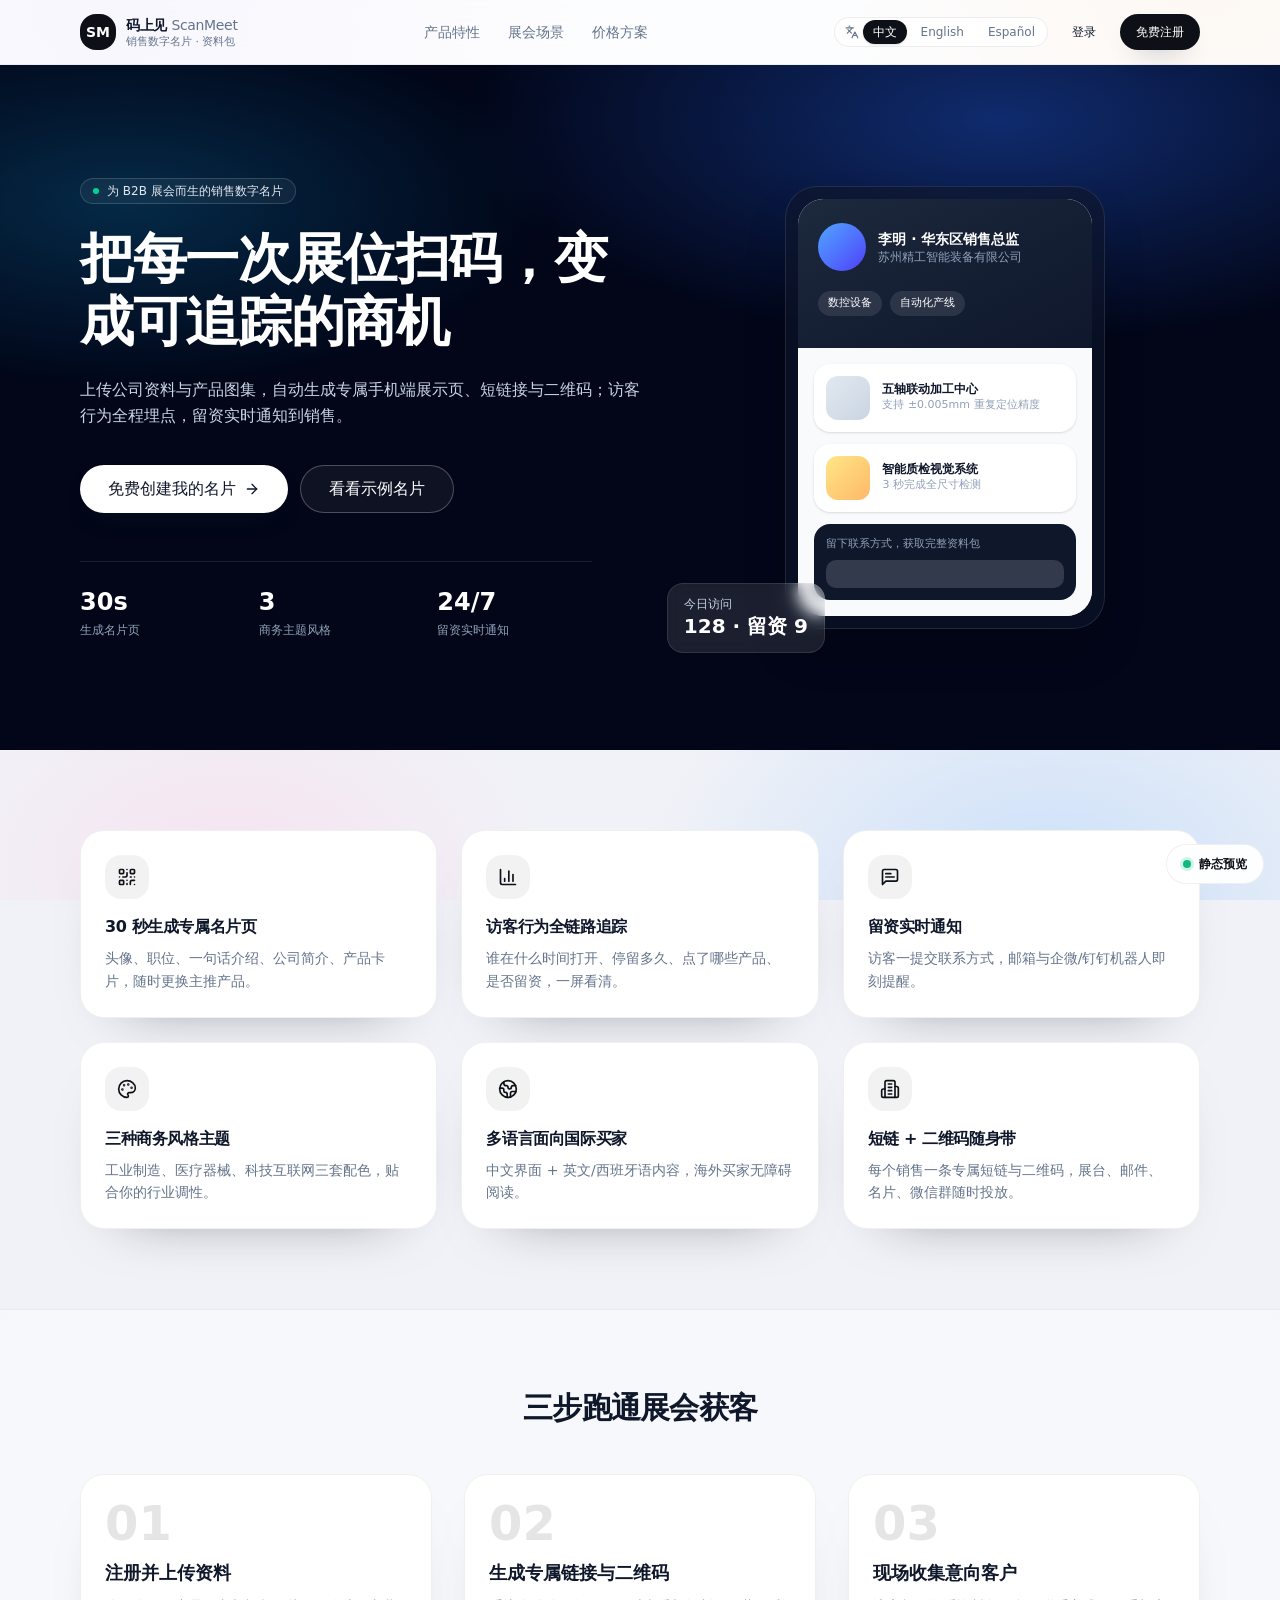
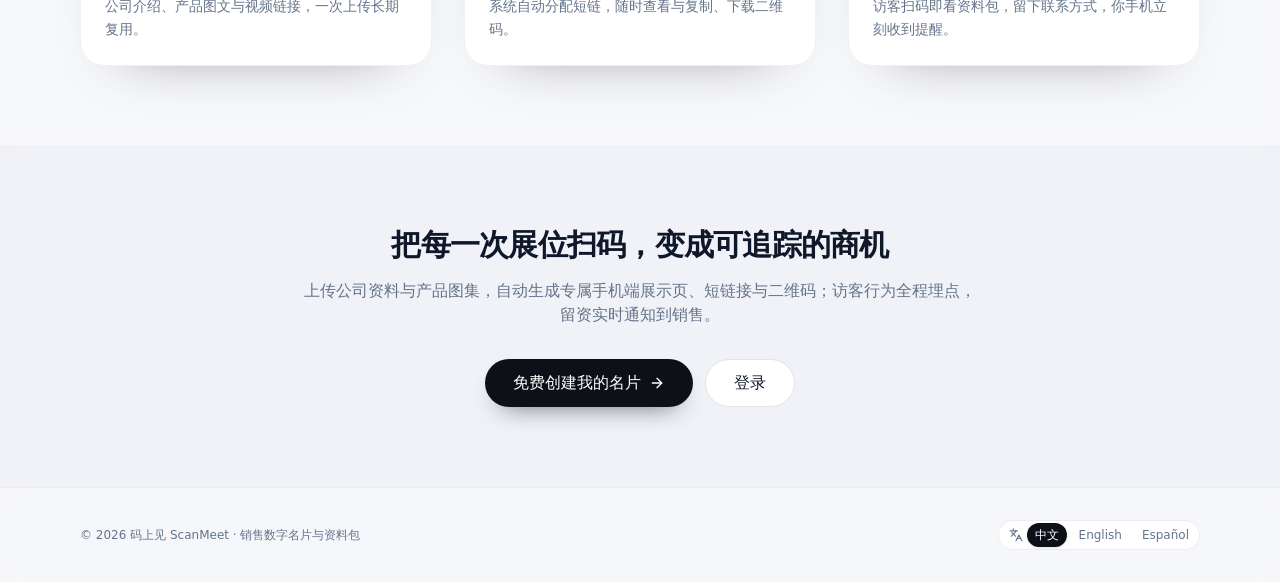
<file: scanmeet/index.html>
<!DOCTYPE html>
<html lang="zh-CN">
<head>
<meta charset="utf-8" />
<meta name="viewport" content="width=device-width, initial-scale=1" />
<title>码上见 ScanMeet · 销售数字名片 + 资料包</title>
<meta name="description" content="面向 B2B 展会的销售数字名片：上传公司与产品资料包，自动生成专属展示页、短链接与二维码；访客行为全程追踪，留资实时通知到销售。" />
<meta name="theme-color" content="#0f172a" />
<link rel="icon" href="data:image/svg+xml,%3Csvg%20xmlns%3D%22http%3A%2F%2Fwww.w3.org%2F2000%2Fsvg%22%20viewBox%3D%220%200%2064%2064%22%3E%3Crect%20width%3D%2264%22%20height%3D%2264%22%20rx%3D%2214%22%20fill%3D%22%230f172a%22%2F%3E%3Ctext%20x%3D%2232%22%20y%3D%2243%22%20font-family%3D%22Helvetica%2CArial%2Csans-serif%22%20font-size%3D%2227%22%20font-weight%3D%22700%22%20fill%3D%22%23ffffff%22%20text-anchor%3D%22middle%22%3ESM%3C%2Ftext%3E%3C%2Fsvg%3E" />
<link rel="apple-touch-icon" href="apple-touch-icon.png" />
<link rel="canonical" href="https://scanmeet-static-site.netlify.app/" />
<meta property="og:type" content="website" />
<meta property="og:site_name" content="码上见 ScanMeet" />
<meta property="og:locale" content="zh_CN" />
<meta property="og:locale:alternate" content="en_US" />
<meta property="og:locale:alternate" content="es_ES" />
<meta property="og:title" content="码上见 ScanMeet · 销售数字名片 + 资料包" />
<meta property="og:description" content="面向 B2B 展会的销售数字名片：上传公司与产品资料包，自动生成专属展示页、短链接与二维码；访客行为全程追踪，留资实时通知到销售。" />
<meta property="og:url" content="https://scanmeet-static-site.netlify.app/" />
<meta property="og:image" content="https://scanmeet-static-site.netlify.app/og-image.png" />
<meta property="og:image:type" content="image/png" />
<meta property="og:image:width" content="1200" />
<meta property="og:image:height" content="630" />
<meta property="og:image:alt" content="码上见 ScanMeet · 销售数字名片 + 资料包" />
<meta name="twitter:card" content="summary_large_image" />
<meta name="twitter:title" content="码上见 ScanMeet · 销售数字名片 + 资料包" />
<meta name="twitter:description" content="面向 B2B 展会的销售数字名片：上传公司与产品资料包，自动生成专属展示页、短链接与二维码；访客行为全程追踪，留资实时通知到销售。" />
<meta name="twitter:image" content="https://scanmeet-static-site.netlify.app/og-image.png" />
<link rel="stylesheet" href="style.css" />
<link rel="stylesheet" href="preview.css" />
</head>
<body class="bg-background text-foreground antialiased">
<div class="pv-page" data-pv-page="landing"><div class="pv-variant" data-pv-lang="zh"><section aria-label="Notifications alt+T" tabindex="-1" aria-live="polite" aria-relevant="additions text" aria-atomic="false"></section><div id="S:1"><div class="app-canvas min-h-dvh"><header class="sticky top-0 z-40 border-b border-black/[0.05] bg-white/80 backdrop-blur-xl"><div class="mx-auto flex h-16 max-w-6xl items-center justify-between gap-4 px-4"><div class="flex items-center gap-2.5"><div class="grid h-9 w-9 place-items-center rounded-2xl bg-[var(--ink)] text-sm font-bold text-white">SM</div><div class="leading-tight"><p class="text-sm font-semibold tracking-tight">码上见 <span class="font-normal text-muted-foreground">ScanMeet</span></p><p class="text-[11px] text-muted-foreground">销售数字名片 · 资料包</p></div></div><nav class="hidden items-center gap-7 text-sm text-muted-foreground md:flex"><a href="#features" class="transition-colors hover:text-foreground">产品特性</a><a href="#steps" class="transition-colors hover:text-foreground">展会场景</a><a href="#cta" class="transition-colors hover:text-foreground">价格方案</a></nav><div class="flex items-center gap-2"><div class="items-center gap-1 rounded-full border border-black/[0.07] bg-white p-0.5 text-xs shadow-[0_10px_24px_-18px_rgba(15,23,42,0.8)] hidden sm:inline-flex"><svg xmlns="http://www.w3.org/2000/svg" width="24" height="24" viewBox="0 0 24 24" fill="none" stroke="currentColor" stroke-width="2" stroke-linecap="round" stroke-linejoin="round" class="lucide lucide-languages ml-2 h-3.5 w-3.5 text-muted-foreground"><path d="m5 8 6 6"></path><path d="m4 14 6-6 2-3"></path><path d="M2 5h12"></path><path d="M7 2h1"></path><path d="m22 22-5-10-5 10"></path><path d="M14 18h6"></path></svg><button type="button" class="rounded-full px-2.5 py-1 font-medium transition-colors bg-[var(--ink)] text-white shadow-sm" data-pv-app-lang="zh">中文</button><button type="button" class="rounded-full px-2.5 py-1 font-medium transition-colors text-muted-foreground hover:text-foreground" data-pv-app-lang="en">English</button><button type="button" class="rounded-full px-2.5 py-1 font-medium transition-colors text-muted-foreground hover:text-foreground" data-pv-app-lang="es">Español</button></div><button class="inline-flex items-center justify-center gap-2 whitespace-nowrap rounded-full font-medium transition-all focus-visible:outline-none focus-visible:ring-2 focus-visible:ring-black/20 focus-visible:ring-offset-2 disabled:pointer-events-none disabled:opacity-50 [&amp;_svg]:size-4 [&amp;_svg]:shrink-0 active:scale-[0.97] hover:bg-black/[0.05] h-9 px-4 text-xs">登录</button><button class="inline-flex items-center justify-center gap-2 whitespace-nowrap rounded-full font-medium transition-all focus-visible:outline-none focus-visible:ring-2 focus-visible:ring-black/20 focus-visible:ring-offset-2 disabled:pointer-events-none disabled:opacity-50 [&amp;_svg]:size-4 [&amp;_svg]:shrink-0 active:scale-[0.97] bg-[var(--ink)] text-white shadow-[0_12px_26px_-16px_rgba(15,23,42,0.9)] hover:bg-[var(--ink-soft)] h-9 px-4 text-xs">免费注册</button></div></div></header><main><section class="relative overflow-hidden bg-slate-950 text-white"><div class="pointer-events-none absolute inset-0 opacity-90" style="background:radial-gradient(70% 55% at 78% 8%, rgba(37,99,235,0.45) 0%, transparent 60%), radial-gradient(60% 50% at 10% 20%, rgba(14,165,233,0.25) 0%, transparent 55%)"></div><div class="relative mx-auto grid max-w-6xl gap-12 px-4 py-20 md:py-28 lg:grid-cols-[1.05fr_0.95fr] lg:items-center"><div><span class="inline-flex items-center gap-2 rounded-full border border-white/15 bg-white/5 px-3 py-1 text-xs font-medium text-slate-200"><span class="h-1.5 w-1.5 rounded-full bg-emerald-400"></span>为 B2B 展会而生的销售数字名片</span><h1 class="mt-6 text-4xl font-bold leading-[1.15] tracking-tight sm:text-5xl lg:text-[3.4rem]">把每一次展位扫码，变成可追踪的商机</h1><p class="mt-6 max-w-xl text-base leading-relaxed text-slate-300">上传公司资料与产品图集，自动生成专属手机端展示页、短链接与二维码；访客行为全程埋点，留资实时通知到销售。</p><div class="mt-9 flex flex-wrap items-center gap-3"><button class="inline-flex items-center justify-center gap-2 whitespace-nowrap rounded-full font-medium transition-all focus-visible:outline-none focus-visible:ring-2 focus-visible:ring-black/20 focus-visible:ring-offset-2 disabled:pointer-events-none disabled:opacity-50 [&amp;_svg]:size-4 [&amp;_svg]:shrink-0 active:scale-[0.97] shadow-[0_12px_26px_-16px_rgba(15,23,42,0.9)] h-12 px-7 text-base bg-white text-slate-900 hover:bg-slate-100">免费创建我的名片<svg xmlns="http://www.w3.org/2000/svg" width="24" height="24" viewBox="0 0 24 24" fill="none" stroke="currentColor" stroke-width="2" stroke-linecap="round" stroke-linejoin="round" class="lucide lucide-arrow-right h-4 w-4"><path d="M5 12h14"></path><path d="m12 5 7 7-7 7"></path></svg></button><button class="inline-flex items-center justify-center gap-2 whitespace-nowrap rounded-full font-medium transition-all focus-visible:outline-none focus-visible:ring-2 focus-visible:ring-black/20 focus-visible:ring-offset-2 disabled:pointer-events-none disabled:opacity-50 [&amp;_svg]:size-4 [&amp;_svg]:shrink-0 active:scale-[0.97] border h-12 px-7 text-base border-white/25 bg-white/5 text-white hover:bg-white/10 hover:text-white">看看示例名片</button></div><dl class="mt-12 grid max-w-lg grid-cols-3 gap-6 border-t border-white/10 pt-6"><div><dt class="text-2xl font-semibold text-white">30s</dt><dd class="mt-1 text-xs text-slate-400">生成名片页</dd></div><div><dt class="text-2xl font-semibold text-white">3</dt><dd class="mt-1 text-xs text-slate-400">商务主题风格</dd></div><div><dt class="text-2xl font-semibold text-white">24/7</dt><dd class="mt-1 text-xs text-slate-400">留资实时通知</dd></div></dl></div><div class="relative"><div class="mx-auto w-full max-w-[320px] rounded-[2rem] border border-white/10 bg-slate-900/60 p-3 shadow-2xl backdrop-blur"><div class="overflow-hidden rounded-[1.6rem] bg-white"><div class="bg-gradient-to-br from-slate-800 to-slate-900 px-5 pb-8 pt-6 text-white"><div class="flex items-center gap-3"><div class="h-12 w-12 rounded-full bg-gradient-to-br from-blue-400 to-indigo-600"></div><div><p class="text-sm font-semibold">李明 · 华东区销售总监</p><p class="text-xs text-slate-400">苏州精工智能装备有限公司</p></div></div><div class="mt-5 flex gap-2"><span class="rounded-full bg-white/10 px-2.5 py-1 text-[11px]">数控设备</span><span class="rounded-full bg-white/10 px-2.5 py-1 text-[11px]">自动化产线</span></div></div><div class="space-y-3 bg-slate-50 p-4"><div class="rounded-xl bg-white p-3 shadow-sm"><div class="flex items-center gap-3"><div class="h-11 w-11 rounded-lg bg-gradient-to-br from-slate-200 to-slate-300"></div><div class="flex-1"><p class="text-xs font-semibold text-slate-900">五轴联动加工中心</p><p class="text-[11px] text-slate-400">支持 ±0.005mm 重复定位精度</p></div></div></div><div class="rounded-xl bg-white p-3 shadow-sm"><div class="flex items-center gap-3"><div class="h-11 w-11 rounded-lg bg-gradient-to-br from-amber-200 to-orange-300"></div><div class="flex-1"><p class="text-xs font-semibold text-slate-900">智能质检视觉系统</p><p class="text-[11px] text-slate-400">3 秒完成全尺寸检测</p></div></div></div><div class="rounded-xl bg-slate-900 p-3 text-white"><p class="text-[11px] text-slate-400">留下联系方式，获取完整资料包</p><div class="mt-2 h-7 rounded-md bg-white/15"></div></div></div></div></div><div class="absolute -bottom-6 -left-6 hidden rounded-2xl border border-white/10 bg-white/10 px-4 py-3 backdrop-blur md:block"><p class="text-xs text-slate-300">今日访问</p><p class="text-xl font-semibold text-white">128 · 留资 9</p></div></div></div></section><section id="features" class="mx-auto max-w-6xl px-4 py-20"><div class="grid gap-6 sm:grid-cols-2 lg:grid-cols-3"><div class="group rounded-3xl border border-black/[0.06] bg-white p-6 shadow-[0_26px_60px_-46px_rgba(15,23,42,0.6)] transition-transform duration-200 hover:-translate-y-1"><div class="mb-4 inline-flex h-11 w-11 items-center justify-center rounded-2xl bg-black/[0.05] text-[var(--ink)]"><svg xmlns="http://www.w3.org/2000/svg" width="24" height="24" viewBox="0 0 24 24" fill="none" stroke="currentColor" stroke-width="2" stroke-linecap="round" stroke-linejoin="round" class="lucide lucide-qr-code h-5 w-5"><rect width="5" height="5" x="3" y="3" rx="1"></rect><rect width="5" height="5" x="16" y="3" rx="1"></rect><rect width="5" height="5" x="3" y="16" rx="1"></rect><path d="M21 16h-3a2 2 0 0 0-2 2v3"></path><path d="M21 21v.01"></path><path d="M12 7v3a2 2 0 0 1-2 2H7"></path><path d="M3 12h.01"></path><path d="M12 3h.01"></path><path d="M12 16v.01"></path><path d="M16 12h1"></path><path d="M21 12v.01"></path><path d="M12 21v-1"></path></svg></div><h3 class="text-base font-semibold tracking-tight">30 秒生成专属名片页</h3><p class="mt-2 text-sm leading-relaxed text-muted-foreground">头像、职位、一句话介绍、公司简介、产品卡片，随时更换主推产品。</p></div><div class="group rounded-3xl border border-black/[0.06] bg-white p-6 shadow-[0_26px_60px_-46px_rgba(15,23,42,0.6)] transition-transform duration-200 hover:-translate-y-1"><div class="mb-4 inline-flex h-11 w-11 items-center justify-center rounded-2xl bg-black/[0.05] text-[var(--ink)]"><svg xmlns="http://www.w3.org/2000/svg" width="24" height="24" viewBox="0 0 24 24" fill="none" stroke="currentColor" stroke-width="2" stroke-linecap="round" stroke-linejoin="round" class="lucide lucide-chart-column h-5 w-5"><path d="M3 3v16a2 2 0 0 0 2 2h16"></path><path d="M18 17V9"></path><path d="M13 17V5"></path><path d="M8 17v-3"></path></svg></div><h3 class="text-base font-semibold tracking-tight">访客行为全链路追踪</h3><p class="mt-2 text-sm leading-relaxed text-muted-foreground">谁在什么时间打开、停留多久、点了哪些产品、是否留资，一屏看清。</p></div><div class="group rounded-3xl border border-black/[0.06] bg-white p-6 shadow-[0_26px_60px_-46px_rgba(15,23,42,0.6)] transition-transform duration-200 hover:-translate-y-1"><div class="mb-4 inline-flex h-11 w-11 items-center justify-center rounded-2xl bg-black/[0.05] text-[var(--ink)]"><svg xmlns="http://www.w3.org/2000/svg" width="24" height="24" viewBox="0 0 24 24" fill="none" stroke="currentColor" stroke-width="2" stroke-linecap="round" stroke-linejoin="round" class="lucide lucide-message-square-text h-5 w-5"><path d="M21 15a2 2 0 0 1-2 2H7l-4 4V5a2 2 0 0 1 2-2h14a2 2 0 0 1 2 2z"></path><path d="M13 8H7"></path><path d="M17 12H7"></path></svg></div><h3 class="text-base font-semibold tracking-tight">留资实时通知</h3><p class="mt-2 text-sm leading-relaxed text-muted-foreground">访客一提交联系方式，邮箱与企微/钉钉机器人即刻提醒。</p></div><div class="group rounded-3xl border border-black/[0.06] bg-white p-6 shadow-[0_26px_60px_-46px_rgba(15,23,42,0.6)] transition-transform duration-200 hover:-translate-y-1"><div class="mb-4 inline-flex h-11 w-11 items-center justify-center rounded-2xl bg-black/[0.05] text-[var(--ink)]"><svg xmlns="http://www.w3.org/2000/svg" width="24" height="24" viewBox="0 0 24 24" fill="none" stroke="currentColor" stroke-width="2" stroke-linecap="round" stroke-linejoin="round" class="lucide lucide-palette h-5 w-5"><circle cx="13.5" cy="6.5" r=".5" fill="currentColor"></circle><circle cx="17.5" cy="10.5" r=".5" fill="currentColor"></circle><circle cx="8.5" cy="7.5" r=".5" fill="currentColor"></circle><circle cx="6.5" cy="12.5" r=".5" fill="currentColor"></circle><path d="M12 2C6.5 2 2 6.5 2 12s4.5 10 10 10c.926 0 1.648-.746 1.648-1.688 0-.437-.18-.835-.437-1.125-.29-.289-.438-.652-.438-1.125a1.64 1.64 0 0 1 1.668-1.668h1.996c3.051 0 5.555-2.503 5.555-5.554C21.965 6.012 17.461 2 12 2z"></path></svg></div><h3 class="text-base font-semibold tracking-tight">三种商务风格主题</h3><p class="mt-2 text-sm leading-relaxed text-muted-foreground">工业制造、医疗器械、科技互联网三套配色，贴合你的行业调性。</p></div><div class="group rounded-3xl border border-black/[0.06] bg-white p-6 shadow-[0_26px_60px_-46px_rgba(15,23,42,0.6)] transition-transform duration-200 hover:-translate-y-1"><div class="mb-4 inline-flex h-11 w-11 items-center justify-center rounded-2xl bg-black/[0.05] text-[var(--ink)]"><svg xmlns="http://www.w3.org/2000/svg" width="24" height="24" viewBox="0 0 24 24" fill="none" stroke="currentColor" stroke-width="2" stroke-linecap="round" stroke-linejoin="round" class="lucide lucide-earth h-5 w-5"><path d="M21.54 15H17a2 2 0 0 0-2 2v4.54"></path><path d="M7 3.34V5a3 3 0 0 0 3 3a2 2 0 0 1 2 2c0 1.1.9 2 2 2a2 2 0 0 0 2-2c0-1.1.9-2 2-2h3.17"></path><path d="M11 21.95V18a2 2 0 0 0-2-2a2 2 0 0 1-2-2v-1a2 2 0 0 0-2-2H2.05"></path><circle cx="12" cy="12" r="10"></circle></svg></div><h3 class="text-base font-semibold tracking-tight">多语言面向国际买家</h3><p class="mt-2 text-sm leading-relaxed text-muted-foreground">中文界面 + 英文/西班牙语内容，海外买家无障碍阅读。</p></div><div class="group rounded-3xl border border-black/[0.06] bg-white p-6 shadow-[0_26px_60px_-46px_rgba(15,23,42,0.6)] transition-transform duration-200 hover:-translate-y-1"><div class="mb-4 inline-flex h-11 w-11 items-center justify-center rounded-2xl bg-black/[0.05] text-[var(--ink)]"><svg xmlns="http://www.w3.org/2000/svg" width="24" height="24" viewBox="0 0 24 24" fill="none" stroke="currentColor" stroke-width="2" stroke-linecap="round" stroke-linejoin="round" class="lucide lucide-building2 h-5 w-5"><path d="M6 22V4a2 2 0 0 1 2-2h8a2 2 0 0 1 2 2v18Z"></path><path d="M6 12H4a2 2 0 0 0-2 2v6a2 2 0 0 0 2 2h2"></path><path d="M18 9h2a2 2 0 0 1 2 2v9a2 2 0 0 1-2 2h-2"></path><path d="M10 6h4"></path><path d="M10 10h4"></path><path d="M10 14h4"></path><path d="M10 18h4"></path></svg></div><h3 class="text-base font-semibold tracking-tight">短链 + 二维码随身带</h3><p class="mt-2 text-sm leading-relaxed text-muted-foreground">每个销售一条专属短链与二维码，展台、邮件、名片、微信群随时投放。</p></div></div></section><section id="steps" class="border-y border-black/[0.05] bg-white/45 py-20 backdrop-blur"><div class="mx-auto max-w-6xl px-4"><h2 class="text-center text-3xl font-bold tracking-tight">三步跑通展会获客</h2><div class="mt-12 grid gap-8 md:grid-cols-3"><div class="relative rounded-3xl border border-black/[0.06] bg-white p-6 shadow-[0_26px_60px_-46px_rgba(15,23,42,0.6)]"><span class="text-5xl font-bold text-black/10">01</span><h3 class="mt-3 text-lg font-semibold">注册并上传资料</h3><p class="mt-2 text-sm leading-relaxed text-muted-foreground">公司介绍、产品图文与视频链接，一次上传长期复用。</p></div><div class="relative rounded-3xl border border-black/[0.06] bg-white p-6 shadow-[0_26px_60px_-46px_rgba(15,23,42,0.6)]"><span class="text-5xl font-bold text-black/10">02</span><h3 class="mt-3 text-lg font-semibold">生成专属链接与二维码</h3><p class="mt-2 text-sm leading-relaxed text-muted-foreground">系统自动分配短链，随时查看与复制、下载二维码。</p></div><div class="relative rounded-3xl border border-black/[0.06] bg-white p-6 shadow-[0_26px_60px_-46px_rgba(15,23,42,0.6)]"><span class="text-5xl font-bold text-black/10">03</span><h3 class="mt-3 text-lg font-semibold">现场收集意向客户</h3><p class="mt-2 text-sm leading-relaxed text-muted-foreground">访客扫码即看资料包，留下联系方式，你手机立刻收到提醒。</p></div></div></div></section><section id="cta" class="mx-auto max-w-4xl px-4 py-20 text-center"><h2 class="text-3xl font-bold tracking-tight">把每一次展位扫码，变成可追踪的商机</h2><p class="mx-auto mt-4 max-w-2xl text-muted-foreground">上传公司资料与产品图集，自动生成专属手机端展示页、短链接与二维码；访客行为全程埋点，留资实时通知到销售。</p><div class="mt-8 flex flex-wrap justify-center gap-3"><button class="inline-flex items-center justify-center gap-2 whitespace-nowrap rounded-full font-medium transition-all focus-visible:outline-none focus-visible:ring-2 focus-visible:ring-black/20 focus-visible:ring-offset-2 disabled:pointer-events-none disabled:opacity-50 [&amp;_svg]:size-4 [&amp;_svg]:shrink-0 active:scale-[0.97] bg-[var(--ink)] text-white shadow-[0_12px_26px_-16px_rgba(15,23,42,0.9)] hover:bg-[var(--ink-soft)] h-12 px-7 text-base">免费创建我的名片<svg xmlns="http://www.w3.org/2000/svg" width="24" height="24" viewBox="0 0 24 24" fill="none" stroke="currentColor" stroke-width="2" stroke-linecap="round" stroke-linejoin="round" class="lucide lucide-arrow-right h-4 w-4"><path d="M5 12h14"></path><path d="m12 5 7 7-7 7"></path></svg></button><a class="inline-flex items-center justify-center gap-2 whitespace-nowrap rounded-full font-medium transition-all focus-visible:outline-none focus-visible:ring-2 focus-visible:ring-black/20 focus-visible:ring-offset-2 disabled:pointer-events-none disabled:opacity-50 [&amp;_svg]:size-4 [&amp;_svg]:shrink-0 active:scale-[0.97] border border-black/10 bg-white text-foreground hover:bg-black/[0.04] h-12 px-7 text-base" href="/login">登录</a></div></section></main><footer class="border-t border-black/[0.05] bg-white/40 py-8 backdrop-blur"><div class="mx-auto flex max-w-6xl flex-col items-center justify-between gap-3 px-4 text-xs text-muted-foreground sm:flex-row"><p>© 2026 码上见 ScanMeet · 销售数字名片与资料包</p><div class="flex items-center gap-3"><div class="inline-flex items-center gap-1 rounded-full border border-black/[0.07] bg-white p-0.5 text-xs shadow-[0_10px_24px_-18px_rgba(15,23,42,0.8)]"><svg xmlns="http://www.w3.org/2000/svg" width="24" height="24" viewBox="0 0 24 24" fill="none" stroke="currentColor" stroke-width="2" stroke-linecap="round" stroke-linejoin="round" class="lucide lucide-languages ml-2 h-3.5 w-3.5 text-muted-foreground"><path d="m5 8 6 6"></path><path d="m4 14 6-6 2-3"></path><path d="M2 5h12"></path><path d="M7 2h1"></path><path d="m22 22-5-10-5 10"></path><path d="M14 18h6"></path></svg><button type="button" class="rounded-full py-1 font-medium transition-colors bg-[var(--ink)] text-white shadow-sm px-2" data-pv-app-lang="zh">中文</button><button type="button" class="rounded-full py-1 font-medium transition-colors text-muted-foreground hover:text-foreground px-2" data-pv-app-lang="en">English</button><button type="button" class="rounded-full py-1 font-medium transition-colors text-muted-foreground hover:text-foreground px-2" data-pv-app-lang="es">Español</button></div></div></div></footer></div></div><div id="S:2"></div><div id="S:0"></div></div>
<div class="pv-variant" data-pv-lang="en" hidden><section aria-label="Notifications alt+T" tabindex="-1" aria-live="polite" aria-relevant="additions text" aria-atomic="false"></section><div id="S:1"><div class="app-canvas min-h-dvh"><header class="sticky top-0 z-40 border-b border-black/[0.05] bg-white/80 backdrop-blur-xl"><div class="mx-auto flex h-16 max-w-6xl items-center justify-between gap-4 px-4"><div class="flex items-center gap-2.5"><div class="grid h-9 w-9 place-items-center rounded-2xl bg-[var(--ink)] text-sm font-bold text-white">SM</div><div class="leading-tight"><p class="text-sm font-semibold tracking-tight">码上见 <span class="font-normal text-muted-foreground">ScanMeet</span></p><p class="text-[11px] text-muted-foreground">Sales card · Asset pack</p></div></div><nav class="hidden items-center gap-7 text-sm text-muted-foreground md:flex"><a href="#features" class="transition-colors hover:text-foreground">Product</a><a href="#steps" class="transition-colors hover:text-foreground">Use cases</a><a href="#cta" class="transition-colors hover:text-foreground">Pricing</a></nav><div class="flex items-center gap-2"><div class="items-center gap-1 rounded-full border border-black/[0.07] bg-white p-0.5 text-xs shadow-[0_10px_24px_-18px_rgba(15,23,42,0.8)] hidden sm:inline-flex"><svg xmlns="http://www.w3.org/2000/svg" width="24" height="24" viewBox="0 0 24 24" fill="none" stroke="currentColor" stroke-width="2" stroke-linecap="round" stroke-linejoin="round" class="lucide lucide-languages ml-2 h-3.5 w-3.5 text-muted-foreground"><path d="m5 8 6 6"></path><path d="m4 14 6-6 2-3"></path><path d="M2 5h12"></path><path d="M7 2h1"></path><path d="m22 22-5-10-5 10"></path><path d="M14 18h6"></path></svg><button type="button" class="rounded-full px-2.5 py-1 font-medium transition-colors text-muted-foreground hover:text-foreground" data-pv-app-lang="zh">中文</button><button type="button" class="rounded-full px-2.5 py-1 font-medium transition-colors bg-[var(--ink)] text-white shadow-sm" data-pv-app-lang="en">English</button><button type="button" class="rounded-full px-2.5 py-1 font-medium transition-colors text-muted-foreground hover:text-foreground" data-pv-app-lang="es">Español</button></div><button class="inline-flex items-center justify-center gap-2 whitespace-nowrap rounded-full font-medium transition-all focus-visible:outline-none focus-visible:ring-2 focus-visible:ring-black/20 focus-visible:ring-offset-2 disabled:pointer-events-none disabled:opacity-50 [&amp;_svg]:size-4 [&amp;_svg]:shrink-0 active:scale-[0.97] hover:bg-black/[0.05] h-9 px-4 text-xs">Sign in</button><button class="inline-flex items-center justify-center gap-2 whitespace-nowrap rounded-full font-medium transition-all focus-visible:outline-none focus-visible:ring-2 focus-visible:ring-black/20 focus-visible:ring-offset-2 disabled:pointer-events-none disabled:opacity-50 [&amp;_svg]:size-4 [&amp;_svg]:shrink-0 active:scale-[0.97] bg-[var(--ink)] text-white shadow-[0_12px_26px_-16px_rgba(15,23,42,0.9)] hover:bg-[var(--ink-soft)] h-9 px-4 text-xs">Get started</button></div></div></header><main><section class="relative overflow-hidden bg-slate-950 text-white"><div class="pointer-events-none absolute inset-0 opacity-90" style="background:radial-gradient(70% 55% at 78% 8%, rgba(37,99,235,0.45) 0%, transparent 60%), radial-gradient(60% 50% at 10% 20%, rgba(14,165,233,0.25) 0%, transparent 55%)"></div><div class="relative mx-auto grid max-w-6xl gap-12 px-4 py-20 md:py-28 lg:grid-cols-[1.05fr_0.95fr] lg:items-center"><div><span class="inline-flex items-center gap-2 rounded-full border border-white/15 bg-white/5 px-3 py-1 text-xs font-medium text-slate-200"><span class="h-1.5 w-1.5 rounded-full bg-emerald-400"></span>Digital business cards built for B2B exhibitions</span><h1 class="mt-6 text-4xl font-bold leading-[1.15] tracking-tight sm:text-5xl lg:text-[3.4rem]">Turn every badge scan into a trackable opportunity</h1><p class="mt-6 max-w-xl text-base leading-relaxed text-slate-300">Upload your company profile and product catalogue, then publish a mobile-first page with a dedicated short link and QR code. Every visitor action is tracked and every lead reaches you instantly.</p><div class="mt-9 flex flex-wrap items-center gap-3"><button class="inline-flex items-center justify-center gap-2 whitespace-nowrap rounded-full font-medium transition-all focus-visible:outline-none focus-visible:ring-2 focus-visible:ring-black/20 focus-visible:ring-offset-2 disabled:pointer-events-none disabled:opacity-50 [&amp;_svg]:size-4 [&amp;_svg]:shrink-0 active:scale-[0.97] shadow-[0_12px_26px_-16px_rgba(15,23,42,0.9)] h-12 px-7 text-base bg-white text-slate-900 hover:bg-slate-100">Create my card free<svg xmlns="http://www.w3.org/2000/svg" width="24" height="24" viewBox="0 0 24 24" fill="none" stroke="currentColor" stroke-width="2" stroke-linecap="round" stroke-linejoin="round" class="lucide lucide-arrow-right h-4 w-4"><path d="M5 12h14"></path><path d="m12 5 7 7-7 7"></path></svg></button><button class="inline-flex items-center justify-center gap-2 whitespace-nowrap rounded-full font-medium transition-all focus-visible:outline-none focus-visible:ring-2 focus-visible:ring-black/20 focus-visible:ring-offset-2 disabled:pointer-events-none disabled:opacity-50 [&amp;_svg]:size-4 [&amp;_svg]:shrink-0 active:scale-[0.97] border h-12 px-7 text-base border-white/25 bg-white/5 text-white hover:bg-white/10 hover:text-white">See a sample card</button></div><dl class="mt-12 grid max-w-lg grid-cols-3 gap-6 border-t border-white/10 pt-6"><div><dt class="text-2xl font-semibold text-white">30s</dt><dd class="mt-1 text-xs text-slate-400">Card page in 30s</dd></div><div><dt class="text-2xl font-semibold text-white">3</dt><dd class="mt-1 text-xs text-slate-400">Business themes</dd></div><div><dt class="text-2xl font-semibold text-white">24/7</dt><dd class="mt-1 text-xs text-slate-400">Instant lead alerts</dd></div></dl></div><div class="relative"><div class="mx-auto w-full max-w-[320px] rounded-[2rem] border border-white/10 bg-slate-900/60 p-3 shadow-2xl backdrop-blur"><div class="overflow-hidden rounded-[1.6rem] bg-white"><div class="bg-gradient-to-br from-slate-800 to-slate-900 px-5 pb-8 pt-6 text-white"><div class="flex items-center gap-3"><div class="h-12 w-12 rounded-full bg-gradient-to-br from-blue-400 to-indigo-600"></div><div><p class="text-sm font-semibold">Lee Ming · Sales Director, East China</p><p class="text-xs text-slate-400">Suzhou Precision Intelligent Equipment Co., Ltd.</p></div></div><div class="mt-5 flex gap-2"><span class="rounded-full bg-white/10 px-2.5 py-1 text-[11px]">CNC equipment</span><span class="rounded-full bg-white/10 px-2.5 py-1 text-[11px]">Automated production lines</span></div></div><div class="space-y-3 bg-slate-50 p-4"><div class="rounded-xl bg-white p-3 shadow-sm"><div class="flex items-center gap-3"><div class="h-11 w-11 rounded-lg bg-gradient-to-br from-slate-200 to-slate-300"></div><div class="flex-1"><p class="text-xs font-semibold text-slate-900">5-axis machining center</p><p class="text-[11px] text-slate-400">±0.005mm repeat positioning accuracy</p></div></div></div><div class="rounded-xl bg-white p-3 shadow-sm"><div class="flex items-center gap-3"><div class="h-11 w-11 rounded-lg bg-gradient-to-br from-amber-200 to-orange-300"></div><div class="flex-1"><p class="text-xs font-semibold text-slate-900">AI visual inspection system</p><p class="text-[11px] text-slate-400">Full-dimension inspection in 3 seconds</p></div></div></div><div class="rounded-xl bg-slate-900 p-3 text-white"><p class="text-[11px] text-slate-400">Leave your details to get the full asset pack</p><div class="mt-2 h-7 rounded-md bg-white/15"></div></div></div></div></div><div class="absolute -bottom-6 -left-6 hidden rounded-2xl border border-white/10 bg-white/10 px-4 py-3 backdrop-blur md:block"><p class="text-xs text-slate-300">Today&#x27;s visits</p><p class="text-xl font-semibold text-white">128 · 9 leads</p></div></div></div></section><section id="features" class="mx-auto max-w-6xl px-4 py-20"><div class="grid gap-6 sm:grid-cols-2 lg:grid-cols-3"><div class="group rounded-3xl border border-black/[0.06] bg-white p-6 shadow-[0_26px_60px_-46px_rgba(15,23,42,0.6)] transition-transform duration-200 hover:-translate-y-1"><div class="mb-4 inline-flex h-11 w-11 items-center justify-center rounded-2xl bg-black/[0.05] text-[var(--ink)]"><svg xmlns="http://www.w3.org/2000/svg" width="24" height="24" viewBox="0 0 24 24" fill="none" stroke="currentColor" stroke-width="2" stroke-linecap="round" stroke-linejoin="round" class="lucide lucide-qr-code h-5 w-5"><rect width="5" height="5" x="3" y="3" rx="1"></rect><rect width="5" height="5" x="16" y="3" rx="1"></rect><rect width="5" height="5" x="3" y="16" rx="1"></rect><path d="M21 16h-3a2 2 0 0 0-2 2v3"></path><path d="M21 21v.01"></path><path d="M12 7v3a2 2 0 0 1-2 2H7"></path><path d="M3 12h.01"></path><path d="M12 3h.01"></path><path d="M12 16v.01"></path><path d="M16 12h1"></path><path d="M21 12v.01"></path><path d="M12 21v-1"></path></svg></div><h3 class="text-base font-semibold tracking-tight">A personal page in 30 seconds</h3><p class="mt-2 text-sm leading-relaxed text-muted-foreground">Photo, title, one-line intro, company profile and swipeable product cards.</p></div><div class="group rounded-3xl border border-black/[0.06] bg-white p-6 shadow-[0_26px_60px_-46px_rgba(15,23,42,0.6)] transition-transform duration-200 hover:-translate-y-1"><div class="mb-4 inline-flex h-11 w-11 items-center justify-center rounded-2xl bg-black/[0.05] text-[var(--ink)]"><svg xmlns="http://www.w3.org/2000/svg" width="24" height="24" viewBox="0 0 24 24" fill="none" stroke="currentColor" stroke-width="2" stroke-linecap="round" stroke-linejoin="round" class="lucide lucide-chart-column h-5 w-5"><path d="M3 3v16a2 2 0 0 0 2 2h16"></path><path d="M18 17V9"></path><path d="M13 17V5"></path><path d="M8 17v-3"></path></svg></div><h3 class="text-base font-semibold tracking-tight">Full visitor journey tracking</h3><p class="mt-2 text-sm leading-relaxed text-muted-foreground">Who opened, how long they stayed, what they clicked and whether they left a lead.</p></div><div class="group rounded-3xl border border-black/[0.06] bg-white p-6 shadow-[0_26px_60px_-46px_rgba(15,23,42,0.6)] transition-transform duration-200 hover:-translate-y-1"><div class="mb-4 inline-flex h-11 w-11 items-center justify-center rounded-2xl bg-black/[0.05] text-[var(--ink)]"><svg xmlns="http://www.w3.org/2000/svg" width="24" height="24" viewBox="0 0 24 24" fill="none" stroke="currentColor" stroke-width="2" stroke-linecap="round" stroke-linejoin="round" class="lucide lucide-message-square-text h-5 w-5"><path d="M21 15a2 2 0 0 1-2 2H7l-4 4V5a2 2 0 0 1 2-2h14a2 2 0 0 1 2 2z"></path><path d="M13 8H7"></path><path d="M17 12H7"></path></svg></div><h3 class="text-base font-semibold tracking-tight">Instant lead alerts</h3><p class="mt-2 text-sm leading-relaxed text-muted-foreground">The moment a visitor submits, e-mail and webhook bots notify you.</p></div><div class="group rounded-3xl border border-black/[0.06] bg-white p-6 shadow-[0_26px_60px_-46px_rgba(15,23,42,0.6)] transition-transform duration-200 hover:-translate-y-1"><div class="mb-4 inline-flex h-11 w-11 items-center justify-center rounded-2xl bg-black/[0.05] text-[var(--ink)]"><svg xmlns="http://www.w3.org/2000/svg" width="24" height="24" viewBox="0 0 24 24" fill="none" stroke="currentColor" stroke-width="2" stroke-linecap="round" stroke-linejoin="round" class="lucide lucide-palette h-5 w-5"><circle cx="13.5" cy="6.5" r=".5" fill="currentColor"></circle><circle cx="17.5" cy="10.5" r=".5" fill="currentColor"></circle><circle cx="8.5" cy="7.5" r=".5" fill="currentColor"></circle><circle cx="6.5" cy="12.5" r=".5" fill="currentColor"></circle><path d="M12 2C6.5 2 2 6.5 2 12s4.5 10 10 10c.926 0 1.648-.746 1.648-1.688 0-.437-.18-.835-.437-1.125-.29-.289-.438-.652-.438-1.125a1.64 1.64 0 0 1 1.668-1.668h1.996c3.051 0 5.555-2.503 5.555-5.554C21.965 6.012 17.461 2 12 2z"></path></svg></div><h3 class="text-base font-semibold tracking-tight">Three business-ready themes</h3><p class="mt-2 text-sm leading-relaxed text-muted-foreground">Industrial, medical and technology palettes that match your industry.</p></div><div class="group rounded-3xl border border-black/[0.06] bg-white p-6 shadow-[0_26px_60px_-46px_rgba(15,23,42,0.6)] transition-transform duration-200 hover:-translate-y-1"><div class="mb-4 inline-flex h-11 w-11 items-center justify-center rounded-2xl bg-black/[0.05] text-[var(--ink)]"><svg xmlns="http://www.w3.org/2000/svg" width="24" height="24" viewBox="0 0 24 24" fill="none" stroke="currentColor" stroke-width="2" stroke-linecap="round" stroke-linejoin="round" class="lucide lucide-earth h-5 w-5"><path d="M21.54 15H17a2 2 0 0 0-2 2v4.54"></path><path d="M7 3.34V5a3 3 0 0 0 3 3a2 2 0 0 1 2 2c0 1.1.9 2 2 2a2 2 0 0 0 2-2c0-1.1.9-2 2-2h3.17"></path><path d="M11 21.95V18a2 2 0 0 0-2-2a2 2 0 0 1-2-2v-1a2 2 0 0 0-2-2H2.05"></path><circle cx="12" cy="12" r="10"></circle></svg></div><h3 class="text-base font-semibold tracking-tight">Multilingual for global buyers</h3><p class="mt-2 text-sm leading-relaxed text-muted-foreground">Chinese console with English and Spanish content for overseas visitors.</p></div><div class="group rounded-3xl border border-black/[0.06] bg-white p-6 shadow-[0_26px_60px_-46px_rgba(15,23,42,0.6)] transition-transform duration-200 hover:-translate-y-1"><div class="mb-4 inline-flex h-11 w-11 items-center justify-center rounded-2xl bg-black/[0.05] text-[var(--ink)]"><svg xmlns="http://www.w3.org/2000/svg" width="24" height="24" viewBox="0 0 24 24" fill="none" stroke="currentColor" stroke-width="2" stroke-linecap="round" stroke-linejoin="round" class="lucide lucide-building2 h-5 w-5"><path d="M6 22V4a2 2 0 0 1 2-2h8a2 2 0 0 1 2 2v18Z"></path><path d="M6 12H4a2 2 0 0 0-2 2v6a2 2 0 0 0 2 2h2"></path><path d="M18 9h2a2 2 0 0 1 2 2v9a2 2 0 0 1-2 2h-2"></path><path d="M10 6h4"></path><path d="M10 10h4"></path><path d="M10 14h4"></path><path d="M10 18h4"></path></svg></div><h3 class="text-base font-semibold tracking-tight">Short link + QR code</h3><p class="mt-2 text-sm leading-relaxed text-muted-foreground">One dedicated link per rep for your booth, e-mail signature or WeChat group.</p></div></div></section><section id="steps" class="border-y border-black/[0.05] bg-white/45 py-20 backdrop-blur"><div class="mx-auto max-w-6xl px-4"><h2 class="text-center text-3xl font-bold tracking-tight">Three steps to on-site lead capture</h2><div class="mt-12 grid gap-8 md:grid-cols-3"><div class="relative rounded-3xl border border-black/[0.06] bg-white p-6 shadow-[0_26px_60px_-46px_rgba(15,23,42,0.6)]"><span class="text-5xl font-bold text-black/10">01</span><h3 class="mt-3 text-lg font-semibold">Register and upload materials</h3><p class="mt-2 text-sm leading-relaxed text-muted-foreground">Company intro, product images and video links — upload once, reuse forever.</p></div><div class="relative rounded-3xl border border-black/[0.06] bg-white p-6 shadow-[0_26px_60px_-46px_rgba(15,23,42,0.6)]"><span class="text-5xl font-bold text-black/10">02</span><h3 class="mt-3 text-lg font-semibold">Generate your link and QR code</h3><p class="mt-2 text-sm leading-relaxed text-muted-foreground">A short link is assigned automatically; copy or download anytime.</p></div><div class="relative rounded-3xl border border-black/[0.06] bg-white p-6 shadow-[0_26px_60px_-46px_rgba(15,23,42,0.6)]"><span class="text-5xl font-bold text-black/10">03</span><h3 class="mt-3 text-lg font-semibold">Capture intent at the booth</h3><p class="mt-2 text-sm leading-relaxed text-muted-foreground">Visitors scan, browse and leave contact details; your phone lights up instantly.</p></div></div></div></section><section id="cta" class="mx-auto max-w-4xl px-4 py-20 text-center"><h2 class="text-3xl font-bold tracking-tight">Turn every badge scan into a trackable opportunity</h2><p class="mx-auto mt-4 max-w-2xl text-muted-foreground">Upload your company profile and product catalogue, then publish a mobile-first page with a dedicated short link and QR code. Every visitor action is tracked and every lead reaches you instantly.</p><div class="mt-8 flex flex-wrap justify-center gap-3"><button class="inline-flex items-center justify-center gap-2 whitespace-nowrap rounded-full font-medium transition-all focus-visible:outline-none focus-visible:ring-2 focus-visible:ring-black/20 focus-visible:ring-offset-2 disabled:pointer-events-none disabled:opacity-50 [&amp;_svg]:size-4 [&amp;_svg]:shrink-0 active:scale-[0.97] bg-[var(--ink)] text-white shadow-[0_12px_26px_-16px_rgba(15,23,42,0.9)] hover:bg-[var(--ink-soft)] h-12 px-7 text-base">Create my card free<svg xmlns="http://www.w3.org/2000/svg" width="24" height="24" viewBox="0 0 24 24" fill="none" stroke="currentColor" stroke-width="2" stroke-linecap="round" stroke-linejoin="round" class="lucide lucide-arrow-right h-4 w-4"><path d="M5 12h14"></path><path d="m12 5 7 7-7 7"></path></svg></button><a class="inline-flex items-center justify-center gap-2 whitespace-nowrap rounded-full font-medium transition-all focus-visible:outline-none focus-visible:ring-2 focus-visible:ring-black/20 focus-visible:ring-offset-2 disabled:pointer-events-none disabled:opacity-50 [&amp;_svg]:size-4 [&amp;_svg]:shrink-0 active:scale-[0.97] border border-black/10 bg-white text-foreground hover:bg-black/[0.04] h-12 px-7 text-base" href="/login">Sign in</a></div></section></main><footer class="border-t border-black/[0.05] bg-white/40 py-8 backdrop-blur"><div class="mx-auto flex max-w-6xl flex-col items-center justify-between gap-3 px-4 text-xs text-muted-foreground sm:flex-row"><p>© 2026 码上见 ScanMeet · Sales digital business card &amp; asset pack</p><div class="flex items-center gap-3"><div class="inline-flex items-center gap-1 rounded-full border border-black/[0.07] bg-white p-0.5 text-xs shadow-[0_10px_24px_-18px_rgba(15,23,42,0.8)]"><svg xmlns="http://www.w3.org/2000/svg" width="24" height="24" viewBox="0 0 24 24" fill="none" stroke="currentColor" stroke-width="2" stroke-linecap="round" stroke-linejoin="round" class="lucide lucide-languages ml-2 h-3.5 w-3.5 text-muted-foreground"><path d="m5 8 6 6"></path><path d="m4 14 6-6 2-3"></path><path d="M2 5h12"></path><path d="M7 2h1"></path><path d="m22 22-5-10-5 10"></path><path d="M14 18h6"></path></svg><button type="button" class="rounded-full py-1 font-medium transition-colors text-muted-foreground hover:text-foreground px-2" data-pv-app-lang="zh">中文</button><button type="button" class="rounded-full py-1 font-medium transition-colors bg-[var(--ink)] text-white shadow-sm px-2" data-pv-app-lang="en">English</button><button type="button" class="rounded-full py-1 font-medium transition-colors text-muted-foreground hover:text-foreground px-2" data-pv-app-lang="es">Español</button></div></div></div></footer></div></div><div id="S:2"></div><div id="S:0"></div></div>
<div class="pv-variant" data-pv-lang="es" hidden><section aria-label="Notifications alt+T" tabindex="-1" aria-live="polite" aria-relevant="additions text" aria-atomic="false"></section><div id="S:1"><div class="app-canvas min-h-dvh"><header class="sticky top-0 z-40 border-b border-black/[0.05] bg-white/80 backdrop-blur-xl"><div class="mx-auto flex h-16 max-w-6xl items-center justify-between gap-4 px-4"><div class="flex items-center gap-2.5"><div class="grid h-9 w-9 place-items-center rounded-2xl bg-[var(--ink)] text-sm font-bold text-white">SM</div><div class="leading-tight"><p class="text-sm font-semibold tracking-tight">码上见 <span class="font-normal text-muted-foreground">ScanMeet</span></p><p class="text-[11px] text-muted-foreground">Tarjeta de visita · Pack de recursos</p></div></div><nav class="hidden items-center gap-7 text-sm text-muted-foreground md:flex"><a href="#features" class="transition-colors hover:text-foreground">Producto</a><a href="#steps" class="transition-colors hover:text-foreground">Casos de uso</a><a href="#cta" class="transition-colors hover:text-foreground">Precios</a></nav><div class="flex items-center gap-2"><div class="items-center gap-1 rounded-full border border-black/[0.07] bg-white p-0.5 text-xs shadow-[0_10px_24px_-18px_rgba(15,23,42,0.8)] hidden sm:inline-flex"><svg xmlns="http://www.w3.org/2000/svg" width="24" height="24" viewBox="0 0 24 24" fill="none" stroke="currentColor" stroke-width="2" stroke-linecap="round" stroke-linejoin="round" class="lucide lucide-languages ml-2 h-3.5 w-3.5 text-muted-foreground"><path d="m5 8 6 6"></path><path d="m4 14 6-6 2-3"></path><path d="M2 5h12"></path><path d="M7 2h1"></path><path d="m22 22-5-10-5 10"></path><path d="M14 18h6"></path></svg><button type="button" class="rounded-full px-2.5 py-1 font-medium transition-colors text-muted-foreground hover:text-foreground" data-pv-app-lang="zh">中文</button><button type="button" class="rounded-full px-2.5 py-1 font-medium transition-colors text-muted-foreground hover:text-foreground" data-pv-app-lang="en">English</button><button type="button" class="rounded-full px-2.5 py-1 font-medium transition-colors bg-[var(--ink)] text-white shadow-sm" data-pv-app-lang="es">Español</button></div><button class="inline-flex items-center justify-center gap-2 whitespace-nowrap rounded-full font-medium transition-all focus-visible:outline-none focus-visible:ring-2 focus-visible:ring-black/20 focus-visible:ring-offset-2 disabled:pointer-events-none disabled:opacity-50 [&amp;_svg]:size-4 [&amp;_svg]:shrink-0 active:scale-[0.97] hover:bg-black/[0.05] h-9 px-4 text-xs">Iniciar sesión</button><button class="inline-flex items-center justify-center gap-2 whitespace-nowrap rounded-full font-medium transition-all focus-visible:outline-none focus-visible:ring-2 focus-visible:ring-black/20 focus-visible:ring-offset-2 disabled:pointer-events-none disabled:opacity-50 [&amp;_svg]:size-4 [&amp;_svg]:shrink-0 active:scale-[0.97] bg-[var(--ink)] text-white shadow-[0_12px_26px_-16px_rgba(15,23,42,0.9)] hover:bg-[var(--ink-soft)] h-9 px-4 text-xs">Empezar gratis</button></div></div></header><main><section class="relative overflow-hidden bg-slate-950 text-white"><div class="pointer-events-none absolute inset-0 opacity-90" style="background:radial-gradient(70% 55% at 78% 8%, rgba(37,99,235,0.45) 0%, transparent 60%), radial-gradient(60% 50% at 10% 20%, rgba(14,165,233,0.25) 0%, transparent 55%)"></div><div class="relative mx-auto grid max-w-6xl gap-12 px-4 py-20 md:py-28 lg:grid-cols-[1.05fr_0.95fr] lg:items-center"><div><span class="inline-flex items-center gap-2 rounded-full border border-white/15 bg-white/5 px-3 py-1 text-xs font-medium text-slate-200"><span class="h-1.5 w-1.5 rounded-full bg-emerald-400"></span>Tarjetas de visita digitales para ferias B2B</span><h1 class="mt-6 text-4xl font-bold leading-[1.15] tracking-tight sm:text-5xl lg:text-[3.4rem]">Convierte cada escaneo de credencial en una oportunidad medible</h1><p class="mt-6 max-w-xl text-base leading-relaxed text-slate-300">Sube tu perfil y tu catálogo, genera una página móvil con enlace corto y código QR propios, y recibe avisos instantáneos de cada visitante.</p><div class="mt-9 flex flex-wrap items-center gap-3"><button class="inline-flex items-center justify-center gap-2 whitespace-nowrap rounded-full font-medium transition-all focus-visible:outline-none focus-visible:ring-2 focus-visible:ring-black/20 focus-visible:ring-offset-2 disabled:pointer-events-none disabled:opacity-50 [&amp;_svg]:size-4 [&amp;_svg]:shrink-0 active:scale-[0.97] shadow-[0_12px_26px_-16px_rgba(15,23,42,0.9)] h-12 px-7 text-base bg-white text-slate-900 hover:bg-slate-100">Crear mi tarjeta gratis<svg xmlns="http://www.w3.org/2000/svg" width="24" height="24" viewBox="0 0 24 24" fill="none" stroke="currentColor" stroke-width="2" stroke-linecap="round" stroke-linejoin="round" class="lucide lucide-arrow-right h-4 w-4"><path d="M5 12h14"></path><path d="m12 5 7 7-7 7"></path></svg></button><button class="inline-flex items-center justify-center gap-2 whitespace-nowrap rounded-full font-medium transition-all focus-visible:outline-none focus-visible:ring-2 focus-visible:ring-black/20 focus-visible:ring-offset-2 disabled:pointer-events-none disabled:opacity-50 [&amp;_svg]:size-4 [&amp;_svg]:shrink-0 active:scale-[0.97] border h-12 px-7 text-base border-white/25 bg-white/5 text-white hover:bg-white/10 hover:text-white">Ver una tarjeta de ejemplo</button></div><dl class="mt-12 grid max-w-lg grid-cols-3 gap-6 border-t border-white/10 pt-6"><div><dt class="text-2xl font-semibold text-white">30s</dt><dd class="mt-1 text-xs text-slate-400">Tarjeta en 30 s</dd></div><div><dt class="text-2xl font-semibold text-white">3</dt><dd class="mt-1 text-xs text-slate-400">Temas corporativos</dd></div><div><dt class="text-2xl font-semibold text-white">24/7</dt><dd class="mt-1 text-xs text-slate-400">Avisos de contactos</dd></div></dl></div><div class="relative"><div class="mx-auto w-full max-w-[320px] rounded-[2rem] border border-white/10 bg-slate-900/60 p-3 shadow-2xl backdrop-blur"><div class="overflow-hidden rounded-[1.6rem] bg-white"><div class="bg-gradient-to-br from-slate-800 to-slate-900 px-5 pb-8 pt-6 text-white"><div class="flex items-center gap-3"><div class="h-12 w-12 rounded-full bg-gradient-to-br from-blue-400 to-indigo-600"></div><div><p class="text-sm font-semibold">Li Ming · Director comercial, China Oriental</p><p class="text-xs text-slate-400">Suzhou Precision Intelligent Equipment, S.L.</p></div></div><div class="mt-5 flex gap-2"><span class="rounded-full bg-white/10 px-2.5 py-1 text-[11px]">Equipos CNC</span><span class="rounded-full bg-white/10 px-2.5 py-1 text-[11px]">Líneas de producción automatizadas</span></div></div><div class="space-y-3 bg-slate-50 p-4"><div class="rounded-xl bg-white p-3 shadow-sm"><div class="flex items-center gap-3"><div class="h-11 w-11 rounded-lg bg-gradient-to-br from-slate-200 to-slate-300"></div><div class="flex-1"><p class="text-xs font-semibold text-slate-900">Centro de mecanizado de 5 ejes</p><p class="text-[11px] text-slate-400">Precisión de posicionamiento repetible de ±0,005 mm</p></div></div></div><div class="rounded-xl bg-white p-3 shadow-sm"><div class="flex items-center gap-3"><div class="h-11 w-11 rounded-lg bg-gradient-to-br from-amber-200 to-orange-300"></div><div class="flex-1"><p class="text-xs font-semibold text-slate-900">Sistema de inspección visual con IA</p><p class="text-[11px] text-slate-400">Inspección de dimensiones completas en 3 segundos</p></div></div></div><div class="rounded-xl bg-slate-900 p-3 text-white"><p class="text-[11px] text-slate-400">Deja tus datos y recibe el pack completo</p><div class="mt-2 h-7 rounded-md bg-white/15"></div></div></div></div></div><div class="absolute -bottom-6 -left-6 hidden rounded-2xl border border-white/10 bg-white/10 px-4 py-3 backdrop-blur md:block"><p class="text-xs text-slate-300">Visitas de hoy</p><p class="text-xl font-semibold text-white">128 · 9 contactos</p></div></div></div></section><section id="features" class="mx-auto max-w-6xl px-4 py-20"><div class="grid gap-6 sm:grid-cols-2 lg:grid-cols-3"><div class="group rounded-3xl border border-black/[0.06] bg-white p-6 shadow-[0_26px_60px_-46px_rgba(15,23,42,0.6)] transition-transform duration-200 hover:-translate-y-1"><div class="mb-4 inline-flex h-11 w-11 items-center justify-center rounded-2xl bg-black/[0.05] text-[var(--ink)]"><svg xmlns="http://www.w3.org/2000/svg" width="24" height="24" viewBox="0 0 24 24" fill="none" stroke="currentColor" stroke-width="2" stroke-linecap="round" stroke-linejoin="round" class="lucide lucide-qr-code h-5 w-5"><rect width="5" height="5" x="3" y="3" rx="1"></rect><rect width="5" height="5" x="16" y="3" rx="1"></rect><rect width="5" height="5" x="3" y="16" rx="1"></rect><path d="M21 16h-3a2 2 0 0 0-2 2v3"></path><path d="M21 21v.01"></path><path d="M12 7v3a2 2 0 0 1-2 2H7"></path><path d="M3 12h.01"></path><path d="M12 3h.01"></path><path d="M12 16v.01"></path><path d="M16 12h1"></path><path d="M21 12v.01"></path><path d="M12 21v-1"></path></svg></div><h3 class="text-base font-semibold tracking-tight">Tu página personal en 30 segundos</h3><p class="mt-2 text-sm leading-relaxed text-muted-foreground">Foto, puesto, presentación, perfil de empresa y tarjetas deslizables.</p></div><div class="group rounded-3xl border border-black/[0.06] bg-white p-6 shadow-[0_26px_60px_-46px_rgba(15,23,42,0.6)] transition-transform duration-200 hover:-translate-y-1"><div class="mb-4 inline-flex h-11 w-11 items-center justify-center rounded-2xl bg-black/[0.05] text-[var(--ink)]"><svg xmlns="http://www.w3.org/2000/svg" width="24" height="24" viewBox="0 0 24 24" fill="none" stroke="currentColor" stroke-width="2" stroke-linecap="round" stroke-linejoin="round" class="lucide lucide-chart-column h-5 w-5"><path d="M3 3v16a2 2 0 0 0 2 2h16"></path><path d="M18 17V9"></path><path d="M13 17V5"></path><path d="M8 17v-3"></path></svg></div><h3 class="text-base font-semibold tracking-tight">Seguimiento completo del visitante</h3><p class="mt-2 text-sm leading-relaxed text-muted-foreground">Quién abrió, cuánto tiempo, qué productos vio y si dejó contacto.</p></div><div class="group rounded-3xl border border-black/[0.06] bg-white p-6 shadow-[0_26px_60px_-46px_rgba(15,23,42,0.6)] transition-transform duration-200 hover:-translate-y-1"><div class="mb-4 inline-flex h-11 w-11 items-center justify-center rounded-2xl bg-black/[0.05] text-[var(--ink)]"><svg xmlns="http://www.w3.org/2000/svg" width="24" height="24" viewBox="0 0 24 24" fill="none" stroke="currentColor" stroke-width="2" stroke-linecap="round" stroke-linejoin="round" class="lucide lucide-message-square-text h-5 w-5"><path d="M21 15a2 2 0 0 1-2 2H7l-4 4V5a2 2 0 0 1 2-2h14a2 2 0 0 1 2 2z"></path><path d="M13 8H7"></path><path d="M17 12H7"></path></svg></div><h3 class="text-base font-semibold tracking-tight">Avisos instantáneos de contactos</h3><p class="mt-2 text-sm leading-relaxed text-muted-foreground">En cuanto un visitante deja sus datos, recibes el aviso.</p></div><div class="group rounded-3xl border border-black/[0.06] bg-white p-6 shadow-[0_26px_60px_-46px_rgba(15,23,42,0.6)] transition-transform duration-200 hover:-translate-y-1"><div class="mb-4 inline-flex h-11 w-11 items-center justify-center rounded-2xl bg-black/[0.05] text-[var(--ink)]"><svg xmlns="http://www.w3.org/2000/svg" width="24" height="24" viewBox="0 0 24 24" fill="none" stroke="currentColor" stroke-width="2" stroke-linecap="round" stroke-linejoin="round" class="lucide lucide-palette h-5 w-5"><circle cx="13.5" cy="6.5" r=".5" fill="currentColor"></circle><circle cx="17.5" cy="10.5" r=".5" fill="currentColor"></circle><circle cx="8.5" cy="7.5" r=".5" fill="currentColor"></circle><circle cx="6.5" cy="12.5" r=".5" fill="currentColor"></circle><path d="M12 2C6.5 2 2 6.5 2 12s4.5 10 10 10c.926 0 1.648-.746 1.648-1.688 0-.437-.18-.835-.437-1.125-.29-.289-.438-.652-.438-1.125a1.64 1.64 0 0 1 1.668-1.668h1.996c3.051 0 5.555-2.503 5.555-5.554C21.965 6.012 17.461 2 12 2z"></path></svg></div><h3 class="text-base font-semibold tracking-tight">Tres temas corporativos</h3><p class="mt-2 text-sm leading-relaxed text-muted-foreground">Paletas industrial, sanitario y tecnológica según tu sector.</p></div><div class="group rounded-3xl border border-black/[0.06] bg-white p-6 shadow-[0_26px_60px_-46px_rgba(15,23,42,0.6)] transition-transform duration-200 hover:-translate-y-1"><div class="mb-4 inline-flex h-11 w-11 items-center justify-center rounded-2xl bg-black/[0.05] text-[var(--ink)]"><svg xmlns="http://www.w3.org/2000/svg" width="24" height="24" viewBox="0 0 24 24" fill="none" stroke="currentColor" stroke-width="2" stroke-linecap="round" stroke-linejoin="round" class="lucide lucide-earth h-5 w-5"><path d="M21.54 15H17a2 2 0 0 0-2 2v4.54"></path><path d="M7 3.34V5a3 3 0 0 0 3 3a2 2 0 0 1 2 2c0 1.1.9 2 2 2a2 2 0 0 0 2-2c0-1.1.9-2 2-2h3.17"></path><path d="M11 21.95V18a2 2 0 0 0-2-2a2 2 0 0 1-2-2v-1a2 2 0 0 0-2-2H2.05"></path><circle cx="12" cy="12" r="10"></circle></svg></div><h3 class="text-base font-semibold tracking-tight">Multidioma para compradores globales</h3><p class="mt-2 text-sm leading-relaxed text-muted-foreground">Interfaz en chino con contenidos en inglés y español.</p></div><div class="group rounded-3xl border border-black/[0.06] bg-white p-6 shadow-[0_26px_60px_-46px_rgba(15,23,42,0.6)] transition-transform duration-200 hover:-translate-y-1"><div class="mb-4 inline-flex h-11 w-11 items-center justify-center rounded-2xl bg-black/[0.05] text-[var(--ink)]"><svg xmlns="http://www.w3.org/2000/svg" width="24" height="24" viewBox="0 0 24 24" fill="none" stroke="currentColor" stroke-width="2" stroke-linecap="round" stroke-linejoin="round" class="lucide lucide-building2 h-5 w-5"><path d="M6 22V4a2 2 0 0 1 2-2h8a2 2 0 0 1 2 2v18Z"></path><path d="M6 12H4a2 2 0 0 0-2 2v6a2 2 0 0 0 2 2h2"></path><path d="M18 9h2a2 2 0 0 1 2 2v9a2 2 0 0 1-2 2h-2"></path><path d="M10 6h4"></path><path d="M10 10h4"></path><path d="M10 14h4"></path><path d="M10 18h4"></path></svg></div><h3 class="text-base font-semibold tracking-tight">Enlace corto + código QR</h3><p class="mt-2 text-sm leading-relaxed text-muted-foreground">Un enlace dedicado por comercial para el stand, el correo o WeChat.</p></div></div></section><section id="steps" class="border-y border-black/[0.05] bg-white/45 py-20 backdrop-blur"><div class="mx-auto max-w-6xl px-4"><h2 class="text-center text-3xl font-bold tracking-tight">Tres pasos para captar contactos en la feria</h2><div class="mt-12 grid gap-8 md:grid-cols-3"><div class="relative rounded-3xl border border-black/[0.06] bg-white p-6 shadow-[0_26px_60px_-46px_rgba(15,23,42,0.6)]"><span class="text-5xl font-bold text-black/10">01</span><h3 class="mt-3 text-lg font-semibold">Regístrate y sube materiales</h3><p class="mt-2 text-sm leading-relaxed text-muted-foreground">Presentación de empresa, fotos y vídeos de producto, subidos una vez.</p></div><div class="relative rounded-3xl border border-black/[0.06] bg-white p-6 shadow-[0_26px_60px_-46px_rgba(15,23,42,0.6)]"><span class="text-5xl font-bold text-black/10">02</span><h3 class="mt-3 text-lg font-semibold">Genera tu enlace y QR</h3><p class="mt-2 text-sm leading-relaxed text-muted-foreground">El enlace corto se asigna automáticamente; cópialo cuando quieras.</p></div><div class="relative rounded-3xl border border-black/[0.06] bg-white p-6 shadow-[0_26px_60px_-46px_rgba(15,23,42,0.6)]"><span class="text-5xl font-bold text-black/10">03</span><h3 class="mt-3 text-lg font-semibold">Capta interés en el stand</h3><p class="mt-2 text-sm leading-relaxed text-muted-foreground">El visitante escanea, navega y deja sus datos; tu móvil se avisa al instante.</p></div></div></div></section><section id="cta" class="mx-auto max-w-4xl px-4 py-20 text-center"><h2 class="text-3xl font-bold tracking-tight">Convierte cada escaneo de credencial en una oportunidad medible</h2><p class="mx-auto mt-4 max-w-2xl text-muted-foreground">Sube tu perfil y tu catálogo, genera una página móvil con enlace corto y código QR propios, y recibe avisos instantáneos de cada visitante.</p><div class="mt-8 flex flex-wrap justify-center gap-3"><button class="inline-flex items-center justify-center gap-2 whitespace-nowrap rounded-full font-medium transition-all focus-visible:outline-none focus-visible:ring-2 focus-visible:ring-black/20 focus-visible:ring-offset-2 disabled:pointer-events-none disabled:opacity-50 [&amp;_svg]:size-4 [&amp;_svg]:shrink-0 active:scale-[0.97] bg-[var(--ink)] text-white shadow-[0_12px_26px_-16px_rgba(15,23,42,0.9)] hover:bg-[var(--ink-soft)] h-12 px-7 text-base">Crear mi tarjeta gratis<svg xmlns="http://www.w3.org/2000/svg" width="24" height="24" viewBox="0 0 24 24" fill="none" stroke="currentColor" stroke-width="2" stroke-linecap="round" stroke-linejoin="round" class="lucide lucide-arrow-right h-4 w-4"><path d="M5 12h14"></path><path d="m12 5 7 7-7 7"></path></svg></button><a class="inline-flex items-center justify-center gap-2 whitespace-nowrap rounded-full font-medium transition-all focus-visible:outline-none focus-visible:ring-2 focus-visible:ring-black/20 focus-visible:ring-offset-2 disabled:pointer-events-none disabled:opacity-50 [&amp;_svg]:size-4 [&amp;_svg]:shrink-0 active:scale-[0.97] border border-black/10 bg-white text-foreground hover:bg-black/[0.04] h-12 px-7 text-base" href="/login">Iniciar sesión</a></div></section></main><footer class="border-t border-black/[0.05] bg-white/40 py-8 backdrop-blur"><div class="mx-auto flex max-w-6xl flex-col items-center justify-between gap-3 px-4 text-xs text-muted-foreground sm:flex-row"><p>© 2026 码上见 ScanMeet · Tarjeta de visita digital y pack de recursos</p><div class="flex items-center gap-3"><div class="inline-flex items-center gap-1 rounded-full border border-black/[0.07] bg-white p-0.5 text-xs shadow-[0_10px_24px_-18px_rgba(15,23,42,0.8)]"><svg xmlns="http://www.w3.org/2000/svg" width="24" height="24" viewBox="0 0 24 24" fill="none" stroke="currentColor" stroke-width="2" stroke-linecap="round" stroke-linejoin="round" class="lucide lucide-languages ml-2 h-3.5 w-3.5 text-muted-foreground"><path d="m5 8 6 6"></path><path d="m4 14 6-6 2-3"></path><path d="M2 5h12"></path><path d="M7 2h1"></path><path d="m22 22-5-10-5 10"></path><path d="M14 18h6"></path></svg><button type="button" class="rounded-full py-1 font-medium transition-colors text-muted-foreground hover:text-foreground px-2" data-pv-app-lang="zh">中文</button><button type="button" class="rounded-full py-1 font-medium transition-colors text-muted-foreground hover:text-foreground px-2" data-pv-app-lang="en">English</button><button type="button" class="rounded-full py-1 font-medium transition-colors bg-[var(--ink)] text-white shadow-sm px-2" data-pv-app-lang="es">Español</button></div></div></div></footer></div></div><div id="S:2"></div><div id="S:0"></div></div></div>
<script src="qrcode-core.js"></script>
<script src="preview.js"></script>
</body>
</html>
</file>
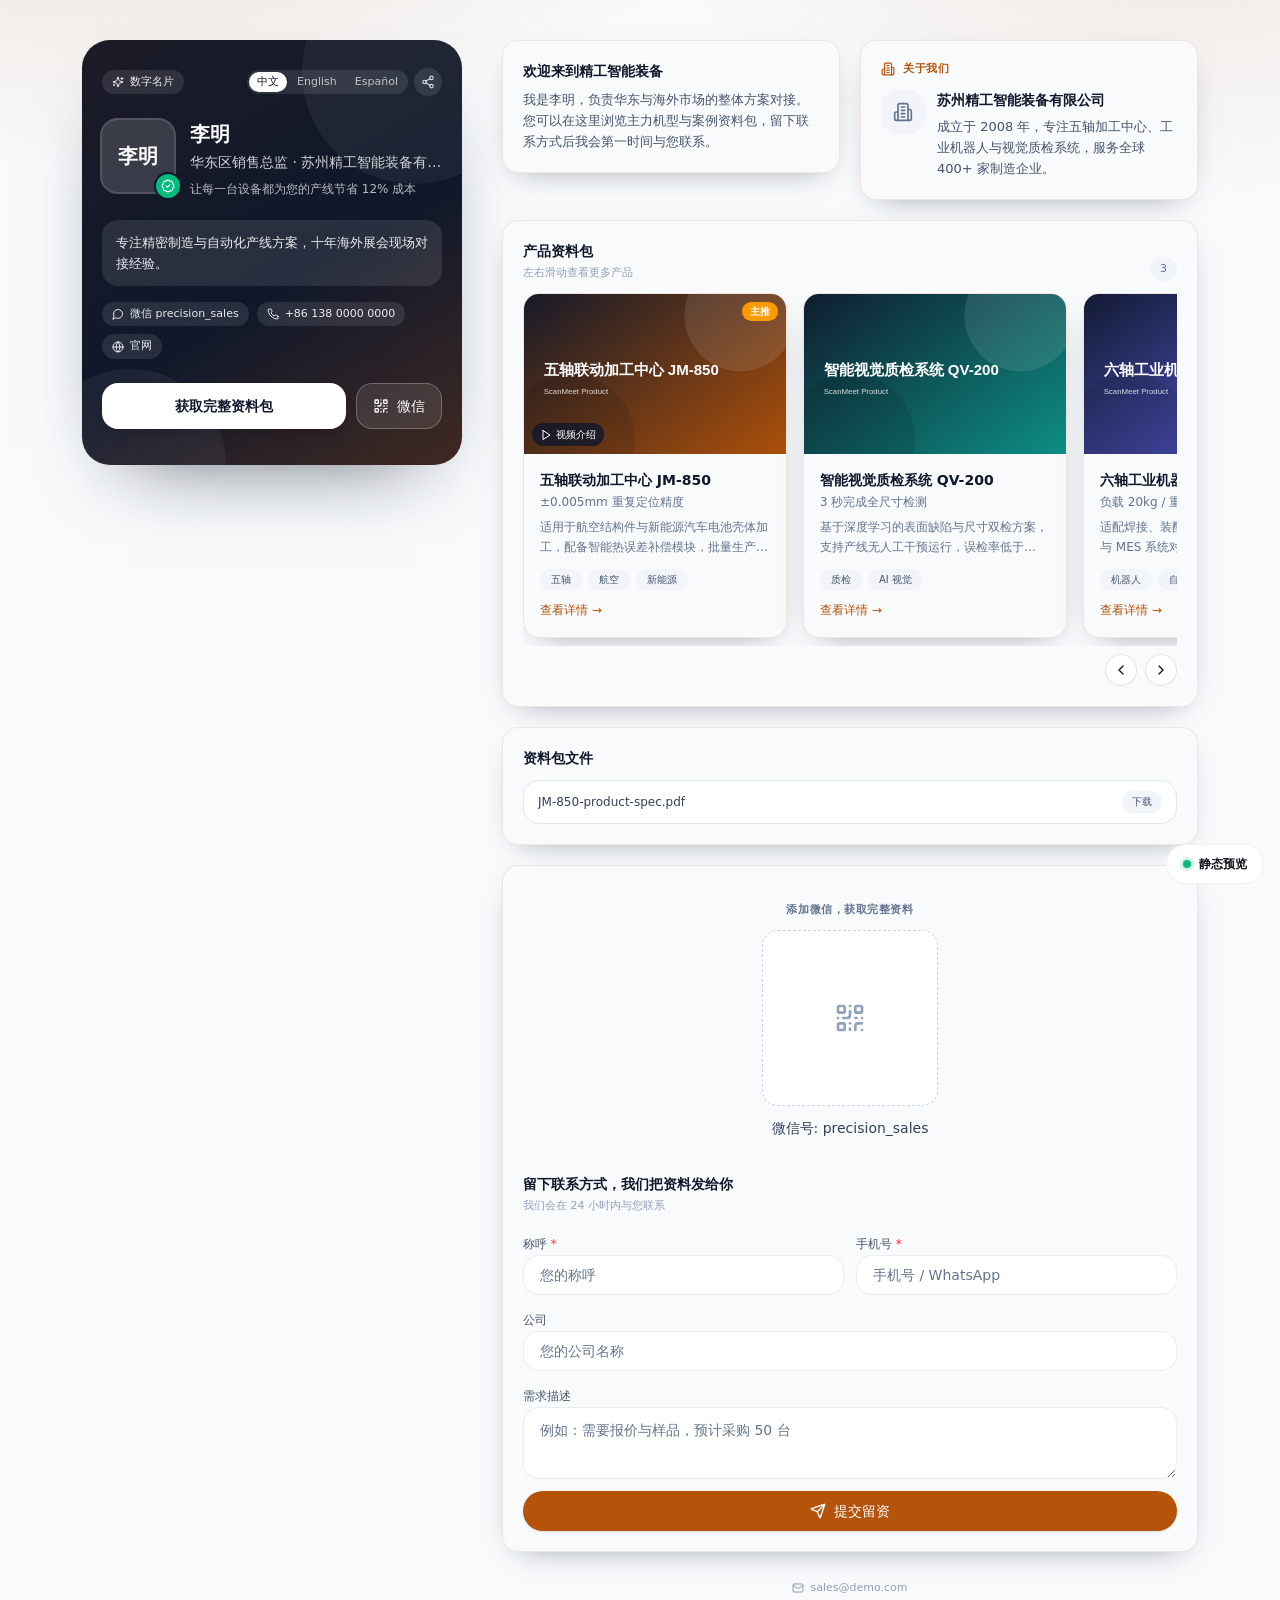
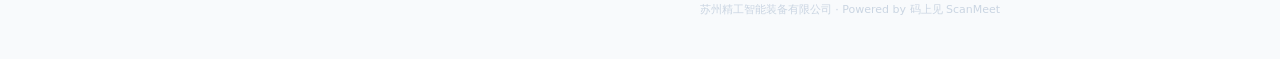
<file: scanmeet/card.html>
<!DOCTYPE html>
<html lang="zh-CN">
<head>
<meta charset="utf-8" />
<meta name="viewport" content="width=device-width, initial-scale=1" />
<title>李明 · 让每一台设备都为您的产线节省 12% 成本 · 码上见 ScanMeet</title>
<meta name="description" content="李明 · 华东区销售总监，苏州精工智能装备有限公司 —— 专注精密制造与自动化产线方案，十年海外展会现场对接经验。" />
<meta name="theme-color" content="#0f172a" />
<link rel="icon" href="data:image/svg+xml,%3Csvg%20xmlns%3D%22http%3A%2F%2Fwww.w3.org%2F2000%2Fsvg%22%20viewBox%3D%220%200%2064%2064%22%3E%3Crect%20width%3D%2264%22%20height%3D%2264%22%20rx%3D%2214%22%20fill%3D%22%230f172a%22%2F%3E%3Ctext%20x%3D%2232%22%20y%3D%2243%22%20font-family%3D%22Helvetica%2CArial%2Csans-serif%22%20font-size%3D%2227%22%20font-weight%3D%22700%22%20fill%3D%22%23ffffff%22%20text-anchor%3D%22middle%22%3ESM%3C%2Ftext%3E%3C%2Fsvg%3E" />
<link rel="apple-touch-icon" href="apple-touch-icon.png" />
<link rel="canonical" href="https://scanmeet-static-site.netlify.app/card.html" />
<meta property="og:type" content="website" />
<meta property="og:site_name" content="码上见 ScanMeet" />
<meta property="og:locale" content="zh_CN" />
<meta property="og:locale:alternate" content="en_US" />
<meta property="og:locale:alternate" content="es_ES" />
<meta property="og:title" content="李明 · 让每一台设备都为您的产线节省 12% 成本 · 码上见 ScanMeet" />
<meta property="og:description" content="李明 · 华东区销售总监，苏州精工智能装备有限公司 —— 专注精密制造与自动化产线方案，十年海外展会现场对接经验。" />
<meta property="og:url" content="https://scanmeet-static-site.netlify.app/card.html" />
<meta property="og:image" content="https://scanmeet-static-site.netlify.app/og-image.png" />
<meta property="og:image:type" content="image/png" />
<meta property="og:image:width" content="1200" />
<meta property="og:image:height" content="630" />
<meta property="og:image:alt" content="码上见 ScanMeet · 销售数字名片 + 资料包" />
<meta name="twitter:card" content="summary_large_image" />
<meta name="twitter:title" content="李明 · 让每一台设备都为您的产线节省 12% 成本 · 码上见 ScanMeet" />
<meta name="twitter:description" content="李明 · 华东区销售总监，苏州精工智能装备有限公司 —— 专注精密制造与自动化产线方案，十年海外展会现场对接经验。" />
<meta name="twitter:image" content="https://scanmeet-static-site.netlify.app/og-image.png" />
<link rel="stylesheet" href="style.css" />
<link rel="stylesheet" href="preview.css" />
</head>
<body class="bg-background text-foreground antialiased">
<div class="pv-page" data-pv-page="card"><div class="pv-variant" data-pv-lang="zh" data-pv-title="李明 · 让每一台设备都为您的产线节省 12% 成本 · 码上见 ScanMeet" data-pv-desc="专注精密制造与自动化产线方案，十年海外展会现场对接经验。"><div data-theme="industrial" class="exhibit-shell"><div class="mx-auto w-full max-w-[440px] bg-[var(--surface)] shadow-[0_0_60px_-20px_rgba(15,23,42,0.35)] lg:mx-auto lg:max-w-[1180px] lg:grid lg:grid-cols-[minmax(300px,380px)_minmax(0,1fr)] lg:items-start lg:gap-10 lg:bg-transparent lg:px-8 lg:py-10 lg:shadow-none"><header class="exhibit-hero relative overflow-hidden px-5 pb-16 pt-7 text-white lg:sticky lg:top-10 lg:rounded-[28px] lg:pb-9 lg:shadow-[0_34px_80px_-46px_rgba(15,23,42,0.75)]"><div class="pointer-events-none absolute -right-16 -top-20 h-56 w-56 rounded-full bg-white/5"></div><div class="pointer-events-none absolute -bottom-24 -left-12 h-48 w-48 rounded-full bg-white/5"></div><div class="relative flex items-center justify-between"><span class="inline-flex items-center gap-1.5 rounded-full bg-white/10 px-2.5 py-1 text-[11px] font-medium text-white/90"><svg xmlns="http://www.w3.org/2000/svg" width="24" height="24" viewBox="0 0 24 24" fill="none" stroke="currentColor" stroke-width="2" stroke-linecap="round" stroke-linejoin="round" class="lucide lucide-sparkles h-3 w-3"><path d="M9.937 15.5A2 2 0 0 0 8.5 14.063l-6.135-1.582a.5.5 0 0 1 0-.962L8.5 9.936A2 2 0 0 0 9.937 8.5l1.582-6.135a.5.5 0 0 1 .963 0L14.063 8.5A2 2 0 0 0 15.5 9.937l6.135 1.581a.5.5 0 0 1 0 .964L15.5 14.063a2 2 0 0 0-1.437 1.437l-1.582 6.135a.5.5 0 0 1-.963 0z"></path><path d="M20 3v4"></path><path d="M22 5h-4"></path><path d="M4 17v2"></path><path d="M5 18H3"></path></svg>数字名片</span><div class="flex items-center gap-1.5"><div class="flex items-center gap-0.5 rounded-full bg-white/10 p-0.5"><button type="button" data-lang="zh" class="rounded-full px-2 py-0.5 text-[11px] font-medium transition-colors bg-white text-slate-900" data-pv-app-lang="zh">中文</button><button type="button" data-lang="en" class="rounded-full px-2 py-0.5 text-[11px] font-medium transition-colors text-white/70 hover:text-white" data-pv-app-lang="en">English</button><button type="button" data-lang="es" class="rounded-full px-2 py-0.5 text-[11px] font-medium transition-colors text-white/70 hover:text-white" data-pv-app-lang="es">Español</button></div><button type="button" aria-label="分享" class="grid h-7 w-7 place-items-center rounded-full bg-white/10 text-white/80 transition-colors hover:bg-white/20"><svg xmlns="http://www.w3.org/2000/svg" width="24" height="24" viewBox="0 0 24 24" fill="none" stroke="currentColor" stroke-width="2" stroke-linecap="round" stroke-linejoin="round" class="lucide lucide-share2 h-3.5 w-3.5"><circle cx="18" cy="5" r="3"></circle><circle cx="6" cy="12" r="3"></circle><circle cx="18" cy="19" r="3"></circle><line x1="8.59" x2="15.42" y1="13.51" y2="17.49"></line><line x1="15.41" x2="8.59" y1="6.51" y2="10.49"></line></svg></button></div></div><div class="relative mt-6 flex items-start gap-4"><div class="relative"><div class="grid h-[72px] w-[72px] place-items-center rounded-2xl bg-white/15 text-xl font-semibold ring-2 ring-white/25">李明</div><span class="absolute -bottom-1.5 -right-1.5 grid h-6 w-6 place-items-center rounded-full bg-emerald-500 ring-2 ring-slate-900"><svg xmlns="http://www.w3.org/2000/svg" width="24" height="24" viewBox="0 0 24 24" fill="none" stroke="currentColor" stroke-width="2" stroke-linecap="round" stroke-linejoin="round" class="lucide lucide-badge-check h-3.5 w-3.5 text-white"><path d="M3.85 8.62a4 4 0 0 1 4.78-4.77 4 4 0 0 1 6.74 0 4 4 0 0 1 4.78 4.78 4 4 0 0 1 0 6.74 4 4 0 0 1-4.77 4.78 4 4 0 0 1-6.75 0 4 4 0 0 1-4.78-4.77 4 4 0 0 1 0-6.76Z"></path><path d="m9 12 2 2 4-4"></path></svg></span></div><div class="min-w-0 flex-1"><h1 class="truncate text-xl font-bold tracking-tight">李明</h1><p class="mt-1 truncate text-sm text-white/80">华东区销售总监 · 苏州精工智能装备有限公司</p><p class="mt-2 line-clamp-2 text-xs leading-relaxed text-white/70">让每一台设备都为您的产线节省 12% 成本</p></div></div><p class="relative mt-5 rounded-xl bg-white/10 px-3.5 py-3 text-[13px] leading-relaxed text-white/90">专注精密制造与自动化产线方案，十年海外展会现场对接经验。</p><div class="relative mt-4 flex flex-wrap gap-2"><span class="inline-flex items-center gap-1.5 rounded-full bg-white/10 px-2.5 py-1 text-[11px] text-white/90"><svg xmlns="http://www.w3.org/2000/svg" width="24" height="24" viewBox="0 0 24 24" fill="none" stroke="currentColor" stroke-width="2" stroke-linecap="round" stroke-linejoin="round" class="lucide lucide-message-circle h-3 w-3"><path d="M7.9 20A9 9 0 1 0 4 16.1L2 22Z"></path></svg>微信 precision_sales</span><a href="tel:+86 138 0000 0000" class="inline-flex items-center gap-1.5 rounded-full bg-white/10 px-2.5 py-1 text-[11px] text-white/90"><svg xmlns="http://www.w3.org/2000/svg" width="24" height="24" viewBox="0 0 24 24" fill="none" stroke="currentColor" stroke-width="2" stroke-linecap="round" stroke-linejoin="round" class="lucide lucide-phone h-3 w-3"><path d="M22 16.92v3a2 2 0 0 1-2.18 2 19.79 19.79 0 0 1-8.63-3.07 19.5 19.5 0 0 1-6-6 19.79 19.79 0 0 1-3.07-8.67A2 2 0 0 1 4.11 2h3a2 2 0 0 1 2 1.72 12.84 12.84 0 0 0 .7 2.81 2 2 0 0 1-.45 2.11L8.09 9.91a16 16 0 0 0 6 6l1.27-1.27a2 2 0 0 1 2.11-.45 12.84 12.84 0 0 0 2.81.7A2 2 0 0 1 22 16.92z"></path></svg>+86 138 0000 0000</a><a href="https://example.com" target="_blank" rel="noreferrer" class="inline-flex items-center gap-1.5 rounded-full bg-white/10 px-2.5 py-1 text-[11px] text-white/90"><svg xmlns="http://www.w3.org/2000/svg" width="24" height="24" viewBox="0 0 24 24" fill="none" stroke="currentColor" stroke-width="2" stroke-linecap="round" stroke-linejoin="round" class="lucide lucide-globe h-3 w-3"><circle cx="12" cy="12" r="10"></circle><path d="M12 2a14.5 14.5 0 0 0 0 20 14.5 14.5 0 0 0 0-20"></path><path d="M2 12h20"></path></svg>官网</a></div><div class="relative mt-6 flex gap-2.5"><button type="button" data-cta="lead" class="flex-1 rounded-xl bg-white px-4 py-3 text-sm font-semibold text-slate-900 shadow-lg transition-transform active:scale-[0.98]">获取完整资料包</button><button type="button" data-cta="wechat" class="flex items-center justify-center gap-2 rounded-xl border border-white/25 bg-white/10 px-4 py-3 text-sm font-medium text-white backdrop-blur transition-transform active:scale-[0.98]"><svg xmlns="http://www.w3.org/2000/svg" width="24" height="24" viewBox="0 0 24 24" fill="none" stroke="currentColor" stroke-width="2" stroke-linecap="round" stroke-linejoin="round" class="lucide lucide-qr-code h-4 w-4"><rect width="5" height="5" x="3" y="3" rx="1"></rect><rect width="5" height="5" x="16" y="3" rx="1"></rect><rect width="5" height="5" x="3" y="16" rx="1"></rect><path d="M21 16h-3a2 2 0 0 0-2 2v3"></path><path d="M21 21v.01"></path><path d="M12 7v3a2 2 0 0 1-2 2H7"></path><path d="M3 12h.01"></path><path d="M12 3h.01"></path><path d="M12 16v.01"></path><path d="M16 12h1"></path><path d="M21 12v.01"></path><path d="M12 21v-1"></path></svg>微信</button></div></header><main class="relative z-10 -mt-10 space-y-3.5 px-4 pb-6 lg:mt-0 lg:grid lg:grid-cols-2 lg:items-start lg:gap-5 lg:space-y-0 lg:px-0 lg:pb-0"><section class="exhibit-card rounded-2xl p-5"><h2 class="text-sm font-semibold text-slate-900">欢迎来到精工智能装备</h2><p class="mt-2 whitespace-pre-line text-[13px] leading-relaxed text-slate-600">我是李明，负责华东与海外市场的整体方案对接。您可以在这里浏览主力机型与案例资料包，留下联系方式后我会第一时间与您联系。</p></section><section class="exhibit-card rounded-2xl p-5"><div class="flex items-center gap-2 text-[11px] font-semibold uppercase tracking-wider text-brand"><svg xmlns="http://www.w3.org/2000/svg" width="24" height="24" viewBox="0 0 24 24" fill="none" stroke="currentColor" stroke-width="2" stroke-linecap="round" stroke-linejoin="round" class="lucide lucide-building2 h-3.5 w-3.5"><path d="M6 22V4a2 2 0 0 1 2-2h8a2 2 0 0 1 2 2v18Z"></path><path d="M6 12H4a2 2 0 0 0-2 2v6a2 2 0 0 0 2 2h2"></path><path d="M18 9h2a2 2 0 0 1 2 2v9a2 2 0 0 1-2 2h-2"></path><path d="M10 6h4"></path><path d="M10 10h4"></path><path d="M10 14h4"></path><path d="M10 18h4"></path></svg>关于我们</div><div class="mt-3 flex items-start gap-3"><div class="grid h-11 w-11 place-items-center rounded-xl bg-slate-100 text-slate-500"><svg xmlns="http://www.w3.org/2000/svg" width="24" height="24" viewBox="0 0 24 24" fill="none" stroke="currentColor" stroke-width="2" stroke-linecap="round" stroke-linejoin="round" class="lucide lucide-building2 h-5 w-5"><path d="M6 22V4a2 2 0 0 1 2-2h8a2 2 0 0 1 2 2v18Z"></path><path d="M6 12H4a2 2 0 0 0-2 2v6a2 2 0 0 0 2 2h2"></path><path d="M18 9h2a2 2 0 0 1 2 2v9a2 2 0 0 1-2 2h-2"></path><path d="M10 6h4"></path><path d="M10 10h4"></path><path d="M10 14h4"></path><path d="M10 18h4"></path></svg></div><div class="min-w-0 flex-1"><h3 class="text-sm font-semibold text-slate-900">苏州精工智能装备有限公司</h3><p class="mt-1.5 whitespace-pre-line text-[13px] leading-relaxed text-slate-600">成立于 2008 年，专注五轴加工中心、工业机器人与视觉质检系统，服务全球 400+ 家制造企业。</p></div></div></section><section class="exhibit-card rounded-2xl p-5 lg:col-span-2"><div class="mb-3 flex items-end justify-between gap-3"><div><h2 class="text-sm font-semibold text-slate-900">产品资料包</h2><p class="mt-1 text-[11px] text-slate-400">左右滑动查看更多产品</p></div><span class="rounded-full bg-slate-100 px-2.5 py-1 text-[11px] text-slate-500">3</span></div><div class="relative"><div class="no-scrollbar snap-x-mandatory flex gap-4 overflow-x-auto pb-2"><article data-product-card="true" class="exhibit-card snap-start-always w-[264px] shrink-0 overflow-hidden rounded-2xl"><button type="button" class="group block w-full text-left"><div class="relative h-40 overflow-hidden bg-gradient-to-br from-slate-200 to-slate-300"><img src="data:image/svg+xml;utf8,%3Csvg%20xmlns%3D%22http%3A%2F%2Fwww.w3.org%2F2000%2Fsvg%22%20width%3D%22800%22%20height%3D%22600%22%20viewBox%3D%220%200%20800%20600%22%3E%0A%20%20%3Cdefs%3E%0A%20%20%20%20%3ClinearGradient%20id%3D%22g%22%20x1%3D%220%22%20y1%3D%220%22%20x2%3D%221%22%20y2%3D%221%22%3E%0A%20%20%20%20%20%20%3Cstop%20offset%3D%220%25%22%20stop-color%3D%22%230f172a%22%2F%3E%0A%20%20%20%20%20%20%3Cstop%20offset%3D%22100%25%22%20stop-color%3D%22%23b45309%22%2F%3E%0A%20%20%20%20%3C%2FlinearGradient%3E%0A%20%20%3C%2Fdefs%3E%0A%20%20%3Crect%20width%3D%22800%22%20height%3D%22600%22%20fill%3D%22url(%23g)%22%2F%3E%0A%20%20%3Ccircle%20cx%3D%22660%22%20cy%3D%22120%22%20r%3D%22170%22%20fill%3D%22%23ffffff%22%20opacity%3D%220.10%22%2F%3E%0A%20%20%3Ccircle%20cx%3D%22140%22%20cy%3D%22500%22%20r%3D%22200%22%20fill%3D%22%23000000%22%20opacity%3D%220.10%22%2F%3E%0A%20%20%3Ctext%20x%3D%2260%22%20y%3D%22300%22%20font-family%3D%22Segoe%20UI%2C%20PingFang%20SC%2C%20Microsoft%20YaHei%2C%20sans-serif%22%20font-size%3D%2246%22%20font-weight%3D%22700%22%20fill%3D%22%23ffffff%22%3E%E4%BA%94%E8%BD%B4%E8%81%94%E5%8A%A8%E5%8A%A0%E5%B7%A5%E4%B8%AD%E5%BF%83%20JM-850%3C%2Ftext%3E%0A%20%20%3Ctext%20x%3D%2260%22%20y%3D%22360%22%20font-family%3D%22Segoe%20UI%2C%20PingFang%20SC%2C%20Microsoft%20YaHei%2C%20sans-serif%22%20font-size%3D%2224%22%20fill%3D%22%23ffffff%22%20opacity%3D%220.82%22%3EScanMeet%20Product%3C%2Ftext%3E%0A%3C%2Fsvg%3E" alt="五轴联动加工中心 JM-850" class="h-full w-full object-cover transition-transform duration-500 group-hover:scale-105" loading="lazy"/><span class="absolute bottom-2 left-2 inline-flex items-center gap-1 rounded-full bg-slate-900/80 px-2 py-1 text-[10px] font-medium text-white"><svg xmlns="http://www.w3.org/2000/svg" width="24" height="24" viewBox="0 0 24 24" fill="none" stroke="currentColor" stroke-width="2" stroke-linecap="round" stroke-linejoin="round" class="lucide lucide-play h-3 w-3"><polygon points="6 3 20 12 6 21 6 3"></polygon></svg>视频介绍</span><span class="absolute right-2 top-2 rounded-full bg-amber-500 px-2 py-0.5 text-[10px] font-semibold text-white">主推</span></div><div class="p-4"><h3 class="line-clamp-1 text-sm font-semibold text-slate-900">五轴联动加工中心 JM-850</h3><p class="mt-1 line-clamp-1 text-xs text-slate-500">±0.005mm 重复定位精度</p><p class="mt-2 line-clamp-2 text-xs leading-relaxed text-slate-500">适用于航空结构件与新能源汽车电池壳体加工，配备智能热误差补偿模块，批量生产节拍稳定在 90 秒/件。</p><div class="mt-3 flex flex-wrap gap-1.5"><span class="inline-flex items-center gap-1 rounded-full border px-2.5 py-0.5 font-medium transition-colors border-transparent bg-slate-100 text-[10px] text-slate-600">五轴</span><span class="inline-flex items-center gap-1 rounded-full border px-2.5 py-0.5 font-medium transition-colors border-transparent bg-slate-100 text-[10px] text-slate-600">航空</span><span class="inline-flex items-center gap-1 rounded-full border px-2.5 py-0.5 font-medium transition-colors border-transparent bg-slate-100 text-[10px] text-slate-600">新能源</span></div><span class="mt-3 inline-flex items-center text-xs font-medium text-brand">查看详情 →</span></div></button></article><article data-product-card="true" class="exhibit-card snap-start-always w-[264px] shrink-0 overflow-hidden rounded-2xl"><button type="button" class="group block w-full text-left"><div class="relative h-40 overflow-hidden bg-gradient-to-br from-slate-200 to-slate-300"><img src="data:image/svg+xml;utf8,%3Csvg%20xmlns%3D%22http%3A%2F%2Fwww.w3.org%2F2000%2Fsvg%22%20width%3D%22800%22%20height%3D%22600%22%20viewBox%3D%220%200%20800%20600%22%3E%0A%20%20%3Cdefs%3E%0A%20%20%20%20%3ClinearGradient%20id%3D%22g%22%20x1%3D%220%22%20y1%3D%220%22%20x2%3D%221%22%20y2%3D%221%22%3E%0A%20%20%20%20%20%20%3Cstop%20offset%3D%220%25%22%20stop-color%3D%22%230f172a%22%2F%3E%0A%20%20%20%20%20%20%3Cstop%20offset%3D%22100%25%22%20stop-color%3D%22%230d9488%22%2F%3E%0A%20%20%20%20%3C%2FlinearGradient%3E%0A%20%20%3C%2Fdefs%3E%0A%20%20%3Crect%20width%3D%22800%22%20height%3D%22600%22%20fill%3D%22url(%23g)%22%2F%3E%0A%20%20%3Ccircle%20cx%3D%22660%22%20cy%3D%22120%22%20r%3D%22170%22%20fill%3D%22%23ffffff%22%20opacity%3D%220.10%22%2F%3E%0A%20%20%3Ccircle%20cx%3D%22140%22%20cy%3D%22500%22%20r%3D%22200%22%20fill%3D%22%23000000%22%20opacity%3D%220.10%22%2F%3E%0A%20%20%3Ctext%20x%3D%2260%22%20y%3D%22300%22%20font-family%3D%22Segoe%20UI%2C%20PingFang%20SC%2C%20Microsoft%20YaHei%2C%20sans-serif%22%20font-size%3D%2246%22%20font-weight%3D%22700%22%20fill%3D%22%23ffffff%22%3E%E6%99%BA%E8%83%BD%E8%A7%86%E8%A7%89%E8%B4%A8%E6%A3%80%E7%B3%BB%E7%BB%9F%20QV-200%3C%2Ftext%3E%0A%20%20%3Ctext%20x%3D%2260%22%20y%3D%22360%22%20font-family%3D%22Segoe%20UI%2C%20PingFang%20SC%2C%20Microsoft%20YaHei%2C%20sans-serif%22%20font-size%3D%2224%22%20fill%3D%22%23ffffff%22%20opacity%3D%220.82%22%3EScanMeet%20Product%3C%2Ftext%3E%0A%3C%2Fsvg%3E" alt="智能视觉质检系统 QV-200" class="h-full w-full object-cover transition-transform duration-500 group-hover:scale-105" loading="lazy"/></div><div class="p-4"><h3 class="line-clamp-1 text-sm font-semibold text-slate-900">智能视觉质检系统 QV-200</h3><p class="mt-1 line-clamp-1 text-xs text-slate-500">3 秒完成全尺寸检测</p><p class="mt-2 line-clamp-2 text-xs leading-relaxed text-slate-500">基于深度学习的表面缺陷与尺寸双检方案，支持产线无人工干预运行，误检率低于 0.05%。</p><div class="mt-3 flex flex-wrap gap-1.5"><span class="inline-flex items-center gap-1 rounded-full border px-2.5 py-0.5 font-medium transition-colors border-transparent bg-slate-100 text-[10px] text-slate-600">质检</span><span class="inline-flex items-center gap-1 rounded-full border px-2.5 py-0.5 font-medium transition-colors border-transparent bg-slate-100 text-[10px] text-slate-600">AI 视觉</span></div><span class="mt-3 inline-flex items-center text-xs font-medium text-brand">查看详情 →</span></div></button></article><article data-product-card="true" class="exhibit-card snap-start-always w-[264px] shrink-0 overflow-hidden rounded-2xl"><button type="button" class="group block w-full text-left"><div class="relative h-40 overflow-hidden bg-gradient-to-br from-slate-200 to-slate-300"><img src="data:image/svg+xml;utf8,%3Csvg%20xmlns%3D%22http%3A%2F%2Fwww.w3.org%2F2000%2Fsvg%22%20width%3D%22800%22%20height%3D%22600%22%20viewBox%3D%220%200%20800%20600%22%3E%0A%20%20%3Cdefs%3E%0A%20%20%20%20%3ClinearGradient%20id%3D%22g%22%20x1%3D%220%22%20y1%3D%220%22%20x2%3D%221%22%20y2%3D%221%22%3E%0A%20%20%20%20%20%20%3Cstop%20offset%3D%220%25%22%20stop-color%3D%22%230f172a%22%2F%3E%0A%20%20%20%20%20%20%3Cstop%20offset%3D%22100%25%22%20stop-color%3D%22%236366f1%22%2F%3E%0A%20%20%20%20%3C%2FlinearGradient%3E%0A%20%20%3C%2Fdefs%3E%0A%20%20%3Crect%20width%3D%22800%22%20height%3D%22600%22%20fill%3D%22url(%23g)%22%2F%3E%0A%20%20%3Ccircle%20cx%3D%22660%22%20cy%3D%22120%22%20r%3D%22170%22%20fill%3D%22%23ffffff%22%20opacity%3D%220.10%22%2F%3E%0A%20%20%3Ccircle%20cx%3D%22140%22%20cy%3D%22500%22%20r%3D%22200%22%20fill%3D%22%23000000%22%20opacity%3D%220.10%22%2F%3E%0A%20%20%3Ctext%20x%3D%2260%22%20y%3D%22300%22%20font-family%3D%22Segoe%20UI%2C%20PingFang%20SC%2C%20Microsoft%20YaHei%2C%20sans-serif%22%20font-size%3D%2246%22%20font-weight%3D%22700%22%20fill%3D%22%23ffffff%22%3E%E5%85%AD%E8%BD%B4%E5%B7%A5%E4%B8%9A%E6%9C%BA%E5%99%A8%E4%BA%BA%20IRB-720%3C%2Ftext%3E%0A%20%20%3Ctext%20x%3D%2260%22%20y%3D%22360%22%20font-family%3D%22Segoe%20UI%2C%20PingFang%20SC%2C%20Microsoft%20YaHei%2C%20sans-serif%22%20font-size%3D%2224%22%20fill%3D%22%23ffffff%22%20opacity%3D%220.82%22%3EScanMeet%20Product%3C%2Ftext%3E%0A%3C%2Fsvg%3E" alt="六轴工业机器人 IRB-720" class="h-full w-full object-cover transition-transform duration-500 group-hover:scale-105" loading="lazy"/></div><div class="p-4"><h3 class="line-clamp-1 text-sm font-semibold text-slate-900">六轴工业机器人 IRB-720</h3><p class="mt-1 line-clamp-1 text-xs text-slate-500">负载 20kg / 重复精度 ±0.03mm</p><p class="mt-2 line-clamp-2 text-xs leading-relaxed text-slate-500">适配焊接、装配、码垛等高强度工艺，支持与 MES 系统对接，已在 120+ 条产线稳定运行。</p><div class="mt-3 flex flex-wrap gap-1.5"><span class="inline-flex items-center gap-1 rounded-full border px-2.5 py-0.5 font-medium transition-colors border-transparent bg-slate-100 text-[10px] text-slate-600">机器人</span><span class="inline-flex items-center gap-1 rounded-full border px-2.5 py-0.5 font-medium transition-colors border-transparent bg-slate-100 text-[10px] text-slate-600">自动化</span></div><span class="mt-3 inline-flex items-center text-xs font-medium text-brand">查看详情 →</span></div></button></article></div><div class="mt-2 hidden justify-end gap-2 sm:flex"><button class="inline-flex items-center justify-center gap-2 whitespace-nowrap text-sm font-medium transition-all focus-visible:outline-none focus-visible:ring-2 focus-visible:ring-black/20 focus-visible:ring-offset-2 disabled:pointer-events-none disabled:opacity-50 [&amp;_svg]:size-4 [&amp;_svg]:shrink-0 active:scale-[0.97] border border-black/10 bg-white text-foreground hover:bg-black/[0.04] h-8 w-8 rounded-full" type="button" aria-label="上一张"><svg xmlns="http://www.w3.org/2000/svg" width="24" height="24" viewBox="0 0 24 24" fill="none" stroke="currentColor" stroke-width="2" stroke-linecap="round" stroke-linejoin="round" class="lucide lucide-chevron-left h-4 w-4"><path d="m15 18-6-6 6-6"></path></svg></button><button class="inline-flex items-center justify-center gap-2 whitespace-nowrap text-sm font-medium transition-all focus-visible:outline-none focus-visible:ring-2 focus-visible:ring-black/20 focus-visible:ring-offset-2 disabled:pointer-events-none disabled:opacity-50 [&amp;_svg]:size-4 [&amp;_svg]:shrink-0 active:scale-[0.97] border border-black/10 bg-white text-foreground hover:bg-black/[0.04] h-8 w-8 rounded-full" type="button" aria-label="下一张"><svg xmlns="http://www.w3.org/2000/svg" width="24" height="24" viewBox="0 0 24 24" fill="none" stroke="currentColor" stroke-width="2" stroke-linecap="round" stroke-linejoin="round" class="lucide lucide-chevron-right h-4 w-4"><path d="m9 18 6-6-6-6"></path></svg></button></div></div></section><section class="exhibit-card rounded-2xl p-5 lg:col-span-2"><h2 class="text-sm font-semibold text-slate-900">资料包文件</h2><ul class="mt-3 space-y-2"><li><a href="/api/files/docs/JM-850-product-spec.pdf" target="_blank" rel="noreferrer" download="JM-850-product-spec.pdf" class="flex items-center justify-between gap-3 rounded-xl border border-slate-200 bg-white px-3.5 py-2.5 text-xs text-slate-700 transition-colors hover:border-slate-300 hover:bg-slate-50"><span class="min-w-0 truncate">JM-850-product-spec.pdf</span><span class="shrink-0 rounded-full bg-slate-100 px-2.5 py-1 text-[10px] font-medium text-slate-600">下载</span></a></li></ul></section><section class="exhibit-card rounded-2xl p-5 lg:col-span-2"><div id="wechat-block" class="mb-5 flex flex-col items-center rounded-xl bg-slate-50 p-4"><p class="text-[11px] font-semibold uppercase tracking-wider text-slate-500">添加微信，获取完整资料</p><div class="mt-3 grid h-44 w-44 place-items-center rounded-xl border border-dashed border-slate-300 bg-white text-slate-400"><svg xmlns="http://www.w3.org/2000/svg" width="24" height="24" viewBox="0 0 24 24" fill="none" stroke="currentColor" stroke-width="2" stroke-linecap="round" stroke-linejoin="round" class="lucide lucide-qr-code h-8 w-8"><rect width="5" height="5" x="3" y="3" rx="1"></rect><rect width="5" height="5" x="16" y="3" rx="1"></rect><rect width="5" height="5" x="3" y="16" rx="1"></rect><path d="M21 16h-3a2 2 0 0 0-2 2v3"></path><path d="M21 21v.01"></path><path d="M12 7v3a2 2 0 0 1-2 2H7"></path><path d="M3 12h.01"></path><path d="M12 3h.01"></path><path d="M12 16v.01"></path><path d="M16 12h1"></path><path d="M21 12v.01"></path><path d="M12 21v-1"></path></svg></div><p class="mt-3 text-sm font-medium text-slate-700">微信号: precision_sales</p></div><div id="lead-form" class="scroll-mt-6"><h2 class="text-sm font-semibold text-slate-900">留下联系方式，我们把资料发给你</h2><p class="mt-1 text-[11px] text-slate-400">我们会在 24 小时内与您联系</p><div class="mt-4"><form class="space-y-3"><div class="grid gap-3 sm:grid-cols-2"><div class="space-y-1.5"><label class="font-medium peer-disabled:cursor-not-allowed peer-disabled:opacity-70 text-xs text-slate-600" for="lead-name">称呼 <span class="text-red-500">*</span></label><input class="flex w-full rounded-2xl border border-black/[0.07] bg-white px-4 py-2 text-sm text-foreground transition-colors placeholder:text-muted-foreground focus-visible:border-black/20 focus-visible:outline-none focus-visible:ring-4 focus-visible:ring-black/[0.04] disabled:cursor-not-allowed disabled:opacity-50 h-10" id="lead-name" placeholder="您的称呼" required="" maxLength="40" value=""/></div><div class="space-y-1.5"><label class="font-medium peer-disabled:cursor-not-allowed peer-disabled:opacity-70 text-xs text-slate-600" for="lead-phone">手机号 <span class="text-red-500">*</span></label><input class="flex w-full rounded-2xl border border-black/[0.07] bg-white px-4 py-2 text-sm text-foreground transition-colors placeholder:text-muted-foreground focus-visible:border-black/20 focus-visible:outline-none focus-visible:ring-4 focus-visible:ring-black/[0.04] disabled:cursor-not-allowed disabled:opacity-50 h-10" id="lead-phone" placeholder="手机号 / WhatsApp" required="" inputMode="tel" maxLength="30" value=""/></div></div><div class="space-y-1.5"><label class="font-medium peer-disabled:cursor-not-allowed peer-disabled:opacity-70 text-xs text-slate-600" for="lead-company">公司</label><input class="flex w-full rounded-2xl border border-black/[0.07] bg-white px-4 py-2 text-sm text-foreground transition-colors placeholder:text-muted-foreground focus-visible:border-black/20 focus-visible:outline-none focus-visible:ring-4 focus-visible:ring-black/[0.04] disabled:cursor-not-allowed disabled:opacity-50 h-10" id="lead-company" placeholder="您的公司名称" maxLength="80" value=""/></div><div class="space-y-1.5"><label class="font-medium peer-disabled:cursor-not-allowed peer-disabled:opacity-70 text-xs text-slate-600" for="lead-message">需求描述</label><textarea class="flex w-full rounded-2xl border border-black/[0.07] bg-white px-4 py-3 text-foreground transition-colors placeholder:text-muted-foreground focus-visible:border-black/20 focus-visible:outline-none focus-visible:ring-4 focus-visible:ring-black/[0.04] disabled:cursor-not-allowed disabled:opacity-50 min-h-[72px] text-sm" id="lead-message" placeholder="例如：需要报价与样品，预计采购 50 台" maxLength="500"></textarea></div><button class="inline-flex items-center justify-center gap-2 whitespace-nowrap rounded-full text-sm font-medium transition-all focus-visible:outline-none focus-visible:ring-2 focus-visible:ring-black/20 focus-visible:ring-offset-2 disabled:pointer-events-none disabled:opacity-50 [&amp;_svg]:size-4 [&amp;_svg]:shrink-0 active:scale-[0.97] bg-brand text-brand-contrast shadow-sm hover:brightness-110 h-10 px-5 w-full" type="submit"><svg xmlns="http://www.w3.org/2000/svg" width="24" height="24" viewBox="0 0 24 24" fill="none" stroke="currentColor" stroke-width="2" stroke-linecap="round" stroke-linejoin="round" class="lucide lucide-send h-4 w-4"><path d="M14.536 21.686a.5.5 0 0 0 .937-.024l6.5-19a.496.496 0 0 0-.635-.635l-19 6.5a.5.5 0 0 0-.024.937l7.93 3.18a2 2 0 0 1 1.112 1.11z"></path><path d="m21.854 2.147-10.94 10.939"></path></svg>提交留资</button></form></div></div></section><footer class="flex flex-col items-center gap-1.5 pt-2 text-center lg:col-span-2"><a href="mailto:sales@demo.com" class="inline-flex items-center gap-1.5 text-[11px] text-slate-400 hover:text-slate-600"><svg xmlns="http://www.w3.org/2000/svg" width="24" height="24" viewBox="0 0 24 24" fill="none" stroke="currentColor" stroke-width="2" stroke-linecap="round" stroke-linejoin="round" class="lucide lucide-mail h-3 w-3"><rect width="20" height="16" x="2" y="4" rx="2"></rect><path d="m22 7-8.97 5.7a1.94 1.94 0 0 1-2.06 0L2 7"></path></svg>sales@demo.com</a><p class="text-[11px] text-slate-300">苏州精工智能装备有限公司 · Powered by 码上见 ScanMeet</p></footer></main></div><div class="fixed inset-x-0 bottom-0 z-30 border-t border-border/70 bg-white/92 px-4 py-2.5 backdrop-blur lg:hidden"><div class="mx-auto flex max-w-[440px] items-center gap-2"><div class="min-w-0 flex-1"><p class="truncate text-[13px] font-semibold text-slate-900">李明</p><p class="truncate text-[11px] text-slate-500">华东区销售总监 · 苏州精工智能装备有限公司</p></div><button class="inline-flex items-center justify-center gap-2 whitespace-nowrap rounded-full font-medium transition-all focus-visible:outline-none focus-visible:ring-2 focus-visible:ring-black/20 focus-visible:ring-offset-2 disabled:pointer-events-none disabled:opacity-50 [&amp;_svg]:size-4 [&amp;_svg]:shrink-0 active:scale-[0.97] bg-brand text-brand-contrast shadow-sm hover:brightness-110 h-9 px-4 text-xs"><svg xmlns="http://www.w3.org/2000/svg" width="24" height="24" viewBox="0 0 24 24" fill="none" stroke="currentColor" stroke-width="2" stroke-linecap="round" stroke-linejoin="round" class="lucide lucide-download h-3.5 w-3.5"><path d="M21 15v4a2 2 0 0 1-2 2H5a2 2 0 0 1-2-2v-4"></path><polyline points="7 10 12 15 17 10"></polyline><line x1="12" x2="12" y1="15" y2="3"></line></svg>获取完整资料包</button></div></div></div><section aria-label="Notifications alt+T" tabindex="-1" aria-live="polite" aria-relevant="additions text" aria-atomic="false"></section><div id="S:1"></div><div id="S:0"></div></div>
<div class="pv-variant" data-pv-lang="en" data-pv-title="李明 · Cut 12% of your line cost with every machine we build · 码上见 ScanMeet" data-pv-desc="Focused on precision manufacturing and automated production lines, with 10 years of on-site exhibition experience worldwide." hidden><div data-theme="industrial" class="exhibit-shell"><div class="mx-auto w-full max-w-[440px] bg-[var(--surface)] shadow-[0_0_60px_-20px_rgba(15,23,42,0.35)] lg:mx-auto lg:max-w-[1180px] lg:grid lg:grid-cols-[minmax(300px,380px)_minmax(0,1fr)] lg:items-start lg:gap-10 lg:bg-transparent lg:px-8 lg:py-10 lg:shadow-none"><header class="exhibit-hero relative overflow-hidden px-5 pb-16 pt-7 text-white lg:sticky lg:top-10 lg:rounded-[28px] lg:pb-9 lg:shadow-[0_34px_80px_-46px_rgba(15,23,42,0.75)]"><div class="pointer-events-none absolute -right-16 -top-20 h-56 w-56 rounded-full bg-white/5"></div><div class="pointer-events-none absolute -bottom-24 -left-12 h-48 w-48 rounded-full bg-white/5"></div><div class="relative flex items-center justify-between"><span class="inline-flex items-center gap-1.5 rounded-full bg-white/10 px-2.5 py-1 text-[11px] font-medium text-white/90"><svg xmlns="http://www.w3.org/2000/svg" width="24" height="24" viewBox="0 0 24 24" fill="none" stroke="currentColor" stroke-width="2" stroke-linecap="round" stroke-linejoin="round" class="lucide lucide-sparkles h-3 w-3"><path d="M9.937 15.5A2 2 0 0 0 8.5 14.063l-6.135-1.582a.5.5 0 0 1 0-.962L8.5 9.936A2 2 0 0 0 9.937 8.5l1.582-6.135a.5.5 0 0 1 .963 0L14.063 8.5A2 2 0 0 0 15.5 9.937l6.135 1.581a.5.5 0 0 1 0 .964L15.5 14.063a2 2 0 0 0-1.437 1.437l-1.582 6.135a.5.5 0 0 1-.963 0z"></path><path d="M20 3v4"></path><path d="M22 5h-4"></path><path d="M4 17v2"></path><path d="M5 18H3"></path></svg>Digital card</span><div class="flex items-center gap-1.5"><div class="flex items-center gap-0.5 rounded-full bg-white/10 p-0.5"><button type="button" data-lang="zh" class="rounded-full px-2 py-0.5 text-[11px] font-medium transition-colors text-white/70 hover:text-white" data-pv-app-lang="zh">中文</button><button type="button" data-lang="en" class="rounded-full px-2 py-0.5 text-[11px] font-medium transition-colors bg-white text-slate-900" data-pv-app-lang="en">English</button><button type="button" data-lang="es" class="rounded-full px-2 py-0.5 text-[11px] font-medium transition-colors text-white/70 hover:text-white" data-pv-app-lang="es">Español</button></div><button type="button" aria-label="Share" class="grid h-7 w-7 place-items-center rounded-full bg-white/10 text-white/80 transition-colors hover:bg-white/20"><svg xmlns="http://www.w3.org/2000/svg" width="24" height="24" viewBox="0 0 24 24" fill="none" stroke="currentColor" stroke-width="2" stroke-linecap="round" stroke-linejoin="round" class="lucide lucide-share2 h-3.5 w-3.5"><circle cx="18" cy="5" r="3"></circle><circle cx="6" cy="12" r="3"></circle><circle cx="18" cy="19" r="3"></circle><line x1="8.59" x2="15.42" y1="13.51" y2="17.49"></line><line x1="15.41" x2="8.59" y1="6.51" y2="10.49"></line></svg></button></div></div><div class="relative mt-6 flex items-start gap-4"><div class="relative"><div class="grid h-[72px] w-[72px] place-items-center rounded-2xl bg-white/15 text-xl font-semibold ring-2 ring-white/25">李明</div><span class="absolute -bottom-1.5 -right-1.5 grid h-6 w-6 place-items-center rounded-full bg-emerald-500 ring-2 ring-slate-900"><svg xmlns="http://www.w3.org/2000/svg" width="24" height="24" viewBox="0 0 24 24" fill="none" stroke="currentColor" stroke-width="2" stroke-linecap="round" stroke-linejoin="round" class="lucide lucide-badge-check h-3.5 w-3.5 text-white"><path d="M3.85 8.62a4 4 0 0 1 4.78-4.77 4 4 0 0 1 6.74 0 4 4 0 0 1 4.78 4.78 4 4 0 0 1 0 6.74 4 4 0 0 1-4.77 4.78 4 4 0 0 1-6.75 0 4 4 0 0 1-4.78-4.77 4 4 0 0 1 0-6.76Z"></path><path d="m9 12 2 2 4-4"></path></svg></span></div><div class="min-w-0 flex-1"><h1 class="truncate text-xl font-bold tracking-tight">李明</h1><p class="mt-1 truncate text-sm text-white/80">华东区销售总监 · 苏州精工智能装备有限公司</p><p class="mt-2 line-clamp-2 text-xs leading-relaxed text-white/70">Cut 12% of your line cost with every machine we build</p></div></div><p class="relative mt-5 rounded-xl bg-white/10 px-3.5 py-3 text-[13px] leading-relaxed text-white/90">Focused on precision manufacturing and automated production lines, with 10 years of on-site exhibition experience worldwide.</p><div class="relative mt-4 flex flex-wrap gap-2"><span class="inline-flex items-center gap-1.5 rounded-full bg-white/10 px-2.5 py-1 text-[11px] text-white/90"><svg xmlns="http://www.w3.org/2000/svg" width="24" height="24" viewBox="0 0 24 24" fill="none" stroke="currentColor" stroke-width="2" stroke-linecap="round" stroke-linejoin="round" class="lucide lucide-message-circle h-3 w-3"><path d="M7.9 20A9 9 0 1 0 4 16.1L2 22Z"></path></svg>WeChat precision_sales</span><a href="tel:+86 138 0000 0000" class="inline-flex items-center gap-1.5 rounded-full bg-white/10 px-2.5 py-1 text-[11px] text-white/90"><svg xmlns="http://www.w3.org/2000/svg" width="24" height="24" viewBox="0 0 24 24" fill="none" stroke="currentColor" stroke-width="2" stroke-linecap="round" stroke-linejoin="round" class="lucide lucide-phone h-3 w-3"><path d="M22 16.92v3a2 2 0 0 1-2.18 2 19.79 19.79 0 0 1-8.63-3.07 19.5 19.5 0 0 1-6-6 19.79 19.79 0 0 1-3.07-8.67A2 2 0 0 1 4.11 2h3a2 2 0 0 1 2 1.72 12.84 12.84 0 0 0 .7 2.81 2 2 0 0 1-.45 2.11L8.09 9.91a16 16 0 0 0 6 6l1.27-1.27a2 2 0 0 1 2.11-.45 12.84 12.84 0 0 0 2.81.7A2 2 0 0 1 22 16.92z"></path></svg>+86 138 0000 0000</a><a href="https://example.com" target="_blank" rel="noreferrer" class="inline-flex items-center gap-1.5 rounded-full bg-white/10 px-2.5 py-1 text-[11px] text-white/90"><svg xmlns="http://www.w3.org/2000/svg" width="24" height="24" viewBox="0 0 24 24" fill="none" stroke="currentColor" stroke-width="2" stroke-linecap="round" stroke-linejoin="round" class="lucide lucide-globe h-3 w-3"><circle cx="12" cy="12" r="10"></circle><path d="M12 2a14.5 14.5 0 0 0 0 20 14.5 14.5 0 0 0 0-20"></path><path d="M2 12h20"></path></svg>Website</a></div><div class="relative mt-6 flex gap-2.5"><button type="button" data-cta="lead" class="flex-1 rounded-xl bg-white px-4 py-3 text-sm font-semibold text-slate-900 shadow-lg transition-transform active:scale-[0.98]">Get the full asset pack</button><button type="button" data-cta="wechat" class="flex items-center justify-center gap-2 rounded-xl border border-white/25 bg-white/10 px-4 py-3 text-sm font-medium text-white backdrop-blur transition-transform active:scale-[0.98]"><svg xmlns="http://www.w3.org/2000/svg" width="24" height="24" viewBox="0 0 24 24" fill="none" stroke="currentColor" stroke-width="2" stroke-linecap="round" stroke-linejoin="round" class="lucide lucide-qr-code h-4 w-4"><rect width="5" height="5" x="3" y="3" rx="1"></rect><rect width="5" height="5" x="16" y="3" rx="1"></rect><rect width="5" height="5" x="3" y="16" rx="1"></rect><path d="M21 16h-3a2 2 0 0 0-2 2v3"></path><path d="M21 21v.01"></path><path d="M12 7v3a2 2 0 0 1-2 2H7"></path><path d="M3 12h.01"></path><path d="M12 3h.01"></path><path d="M12 16v.01"></path><path d="M16 12h1"></path><path d="M21 12v.01"></path><path d="M12 21v-1"></path></svg>WeChat</button></div></header><main class="relative z-10 -mt-10 space-y-3.5 px-4 pb-6 lg:mt-0 lg:grid lg:grid-cols-2 lg:items-start lg:gap-5 lg:space-y-0 lg:px-0 lg:pb-0"><section class="exhibit-card rounded-2xl p-5"><h2 class="text-sm font-semibold text-slate-900">Welcome to JG Precision Equipment</h2><p class="mt-2 whitespace-pre-line text-[13px] leading-relaxed text-slate-600">I&#x27;m Lee Ming, your contact for East China and overseas projects. Browse our flagship machines, and leave your contact details — I will get back to you shortly.</p></section><section class="exhibit-card rounded-2xl p-5"><div class="flex items-center gap-2 text-[11px] font-semibold uppercase tracking-wider text-brand"><svg xmlns="http://www.w3.org/2000/svg" width="24" height="24" viewBox="0 0 24 24" fill="none" stroke="currentColor" stroke-width="2" stroke-linecap="round" stroke-linejoin="round" class="lucide lucide-building2 h-3.5 w-3.5"><path d="M6 22V4a2 2 0 0 1 2-2h8a2 2 0 0 1 2 2v18Z"></path><path d="M6 12H4a2 2 0 0 0-2 2v6a2 2 0 0 0 2 2h2"></path><path d="M18 9h2a2 2 0 0 1 2 2v9a2 2 0 0 1-2 2h-2"></path><path d="M10 6h4"></path><path d="M10 10h4"></path><path d="M10 14h4"></path><path d="M10 18h4"></path></svg>About us</div><div class="mt-3 flex items-start gap-3"><div class="grid h-11 w-11 place-items-center rounded-xl bg-slate-100 text-slate-500"><svg xmlns="http://www.w3.org/2000/svg" width="24" height="24" viewBox="0 0 24 24" fill="none" stroke="currentColor" stroke-width="2" stroke-linecap="round" stroke-linejoin="round" class="lucide lucide-building2 h-5 w-5"><path d="M6 22V4a2 2 0 0 1 2-2h8a2 2 0 0 1 2 2v18Z"></path><path d="M6 12H4a2 2 0 0 0-2 2v6a2 2 0 0 0 2 2h2"></path><path d="M18 9h2a2 2 0 0 1 2 2v9a2 2 0 0 1-2 2h-2"></path><path d="M10 6h4"></path><path d="M10 10h4"></path><path d="M10 14h4"></path><path d="M10 18h4"></path></svg></div><div class="min-w-0 flex-1"><h3 class="text-sm font-semibold text-slate-900">苏州精工智能装备有限公司</h3><p class="mt-1.5 whitespace-pre-line text-[13px] leading-relaxed text-slate-600">Founded in 2008, JG Precision supplies 5-axis machining centres, industrial robots and AI vision inspection to 400+ manufacturers worldwide.</p></div></div></section><section class="exhibit-card rounded-2xl p-5 lg:col-span-2"><div class="mb-3 flex items-end justify-between gap-3"><div><h2 class="text-sm font-semibold text-slate-900">Product asset pack</h2><p class="mt-1 text-[11px] text-slate-400">Swipe to explore more products</p></div><span class="rounded-full bg-slate-100 px-2.5 py-1 text-[11px] text-slate-500">3</span></div><div class="relative"><div class="no-scrollbar snap-x-mandatory flex gap-4 overflow-x-auto pb-2"><article data-product-card="true" class="exhibit-card snap-start-always w-[264px] shrink-0 overflow-hidden rounded-2xl"><button type="button" class="group block w-full text-left"><div class="relative h-40 overflow-hidden bg-gradient-to-br from-slate-200 to-slate-300"><img src="data:image/svg+xml;utf8,%3Csvg%20xmlns%3D%22http%3A%2F%2Fwww.w3.org%2F2000%2Fsvg%22%20width%3D%22800%22%20height%3D%22600%22%20viewBox%3D%220%200%20800%20600%22%3E%0A%20%20%3Cdefs%3E%0A%20%20%20%20%3ClinearGradient%20id%3D%22g%22%20x1%3D%220%22%20y1%3D%220%22%20x2%3D%221%22%20y2%3D%221%22%3E%0A%20%20%20%20%20%20%3Cstop%20offset%3D%220%25%22%20stop-color%3D%22%230f172a%22%2F%3E%0A%20%20%20%20%20%20%3Cstop%20offset%3D%22100%25%22%20stop-color%3D%22%23b45309%22%2F%3E%0A%20%20%20%20%3C%2FlinearGradient%3E%0A%20%20%3C%2Fdefs%3E%0A%20%20%3Crect%20width%3D%22800%22%20height%3D%22600%22%20fill%3D%22url(%23g)%22%2F%3E%0A%20%20%3Ccircle%20cx%3D%22660%22%20cy%3D%22120%22%20r%3D%22170%22%20fill%3D%22%23ffffff%22%20opacity%3D%220.10%22%2F%3E%0A%20%20%3Ccircle%20cx%3D%22140%22%20cy%3D%22500%22%20r%3D%22200%22%20fill%3D%22%23000000%22%20opacity%3D%220.10%22%2F%3E%0A%20%20%3Ctext%20x%3D%2260%22%20y%3D%22300%22%20font-family%3D%22Segoe%20UI%2C%20PingFang%20SC%2C%20Microsoft%20YaHei%2C%20sans-serif%22%20font-size%3D%2246%22%20font-weight%3D%22700%22%20fill%3D%22%23ffffff%22%3E%E4%BA%94%E8%BD%B4%E8%81%94%E5%8A%A8%E5%8A%A0%E5%B7%A5%E4%B8%AD%E5%BF%83%20JM-850%3C%2Ftext%3E%0A%20%20%3Ctext%20x%3D%2260%22%20y%3D%22360%22%20font-family%3D%22Segoe%20UI%2C%20PingFang%20SC%2C%20Microsoft%20YaHei%2C%20sans-serif%22%20font-size%3D%2224%22%20fill%3D%22%23ffffff%22%20opacity%3D%220.82%22%3EScanMeet%20Product%3C%2Ftext%3E%0A%3C%2Fsvg%3E" alt="5-Axis Machining Center JM-850" class="h-full w-full object-cover transition-transform duration-500 group-hover:scale-105" loading="lazy"/><span class="absolute bottom-2 left-2 inline-flex items-center gap-1 rounded-full bg-slate-900/80 px-2 py-1 text-[10px] font-medium text-white"><svg xmlns="http://www.w3.org/2000/svg" width="24" height="24" viewBox="0 0 24 24" fill="none" stroke="currentColor" stroke-width="2" stroke-linecap="round" stroke-linejoin="round" class="lucide lucide-play h-3 w-3"><polygon points="6 3 20 12 6 21 6 3"></polygon></svg>Video</span><span class="absolute right-2 top-2 rounded-full bg-amber-500 px-2 py-0.5 text-[10px] font-semibold text-white">Featured</span></div><div class="p-4"><h3 class="line-clamp-1 text-sm font-semibold text-slate-900">5-Axis Machining Center JM-850</h3><p class="mt-1 line-clamp-1 text-xs text-slate-500">±0.005mm 重复定位精度</p><p class="mt-2 line-clamp-2 text-xs leading-relaxed text-slate-500">Precision machining for aerospace and EV battery housings, with thermal compensation and a stable 90-second cycle.</p><div class="mt-3 flex flex-wrap gap-1.5"><span class="inline-flex items-center gap-1 rounded-full border px-2.5 py-0.5 font-medium transition-colors border-transparent bg-slate-100 text-[10px] text-slate-600">五轴</span><span class="inline-flex items-center gap-1 rounded-full border px-2.5 py-0.5 font-medium transition-colors border-transparent bg-slate-100 text-[10px] text-slate-600">航空</span><span class="inline-flex items-center gap-1 rounded-full border px-2.5 py-0.5 font-medium transition-colors border-transparent bg-slate-100 text-[10px] text-slate-600">新能源</span></div><span class="mt-3 inline-flex items-center text-xs font-medium text-brand">View details →</span></div></button></article><article data-product-card="true" class="exhibit-card snap-start-always w-[264px] shrink-0 overflow-hidden rounded-2xl"><button type="button" class="group block w-full text-left"><div class="relative h-40 overflow-hidden bg-gradient-to-br from-slate-200 to-slate-300"><img src="data:image/svg+xml;utf8,%3Csvg%20xmlns%3D%22http%3A%2F%2Fwww.w3.org%2F2000%2Fsvg%22%20width%3D%22800%22%20height%3D%22600%22%20viewBox%3D%220%200%20800%20600%22%3E%0A%20%20%3Cdefs%3E%0A%20%20%20%20%3ClinearGradient%20id%3D%22g%22%20x1%3D%220%22%20y1%3D%220%22%20x2%3D%221%22%20y2%3D%221%22%3E%0A%20%20%20%20%20%20%3Cstop%20offset%3D%220%25%22%20stop-color%3D%22%230f172a%22%2F%3E%0A%20%20%20%20%20%20%3Cstop%20offset%3D%22100%25%22%20stop-color%3D%22%230d9488%22%2F%3E%0A%20%20%20%20%3C%2FlinearGradient%3E%0A%20%20%3C%2Fdefs%3E%0A%20%20%3Crect%20width%3D%22800%22%20height%3D%22600%22%20fill%3D%22url(%23g)%22%2F%3E%0A%20%20%3Ccircle%20cx%3D%22660%22%20cy%3D%22120%22%20r%3D%22170%22%20fill%3D%22%23ffffff%22%20opacity%3D%220.10%22%2F%3E%0A%20%20%3Ccircle%20cx%3D%22140%22%20cy%3D%22500%22%20r%3D%22200%22%20fill%3D%22%23000000%22%20opacity%3D%220.10%22%2F%3E%0A%20%20%3Ctext%20x%3D%2260%22%20y%3D%22300%22%20font-family%3D%22Segoe%20UI%2C%20PingFang%20SC%2C%20Microsoft%20YaHei%2C%20sans-serif%22%20font-size%3D%2246%22%20font-weight%3D%22700%22%20fill%3D%22%23ffffff%22%3E%E6%99%BA%E8%83%BD%E8%A7%86%E8%A7%89%E8%B4%A8%E6%A3%80%E7%B3%BB%E7%BB%9F%20QV-200%3C%2Ftext%3E%0A%20%20%3Ctext%20x%3D%2260%22%20y%3D%22360%22%20font-family%3D%22Segoe%20UI%2C%20PingFang%20SC%2C%20Microsoft%20YaHei%2C%20sans-serif%22%20font-size%3D%2224%22%20fill%3D%22%23ffffff%22%20opacity%3D%220.82%22%3EScanMeet%20Product%3C%2Ftext%3E%0A%3C%2Fsvg%3E" alt="AI Vision Inspection QV-200" class="h-full w-full object-cover transition-transform duration-500 group-hover:scale-105" loading="lazy"/></div><div class="p-4"><h3 class="line-clamp-1 text-sm font-semibold text-slate-900">AI Vision Inspection QV-200</h3><p class="mt-1 line-clamp-1 text-xs text-slate-500">3 秒完成全尺寸检测</p><p class="mt-2 line-clamp-2 text-xs leading-relaxed text-slate-500">Deep-learning inspection for surface defects and dimensions, with under 0.05% false detection.</p><div class="mt-3 flex flex-wrap gap-1.5"><span class="inline-flex items-center gap-1 rounded-full border px-2.5 py-0.5 font-medium transition-colors border-transparent bg-slate-100 text-[10px] text-slate-600">质检</span><span class="inline-flex items-center gap-1 rounded-full border px-2.5 py-0.5 font-medium transition-colors border-transparent bg-slate-100 text-[10px] text-slate-600">AI 视觉</span></div><span class="mt-3 inline-flex items-center text-xs font-medium text-brand">View details →</span></div></button></article><article data-product-card="true" class="exhibit-card snap-start-always w-[264px] shrink-0 overflow-hidden rounded-2xl"><button type="button" class="group block w-full text-left"><div class="relative h-40 overflow-hidden bg-gradient-to-br from-slate-200 to-slate-300"><img src="data:image/svg+xml;utf8,%3Csvg%20xmlns%3D%22http%3A%2F%2Fwww.w3.org%2F2000%2Fsvg%22%20width%3D%22800%22%20height%3D%22600%22%20viewBox%3D%220%200%20800%20600%22%3E%0A%20%20%3Cdefs%3E%0A%20%20%20%20%3ClinearGradient%20id%3D%22g%22%20x1%3D%220%22%20y1%3D%220%22%20x2%3D%221%22%20y2%3D%221%22%3E%0A%20%20%20%20%20%20%3Cstop%20offset%3D%220%25%22%20stop-color%3D%22%230f172a%22%2F%3E%0A%20%20%20%20%20%20%3Cstop%20offset%3D%22100%25%22%20stop-color%3D%22%236366f1%22%2F%3E%0A%20%20%20%20%3C%2FlinearGradient%3E%0A%20%20%3C%2Fdefs%3E%0A%20%20%3Crect%20width%3D%22800%22%20height%3D%22600%22%20fill%3D%22url(%23g)%22%2F%3E%0A%20%20%3Ccircle%20cx%3D%22660%22%20cy%3D%22120%22%20r%3D%22170%22%20fill%3D%22%23ffffff%22%20opacity%3D%220.10%22%2F%3E%0A%20%20%3Ccircle%20cx%3D%22140%22%20cy%3D%22500%22%20r%3D%22200%22%20fill%3D%22%23000000%22%20opacity%3D%220.10%22%2F%3E%0A%20%20%3Ctext%20x%3D%2260%22%20y%3D%22300%22%20font-family%3D%22Segoe%20UI%2C%20PingFang%20SC%2C%20Microsoft%20YaHei%2C%20sans-serif%22%20font-size%3D%2246%22%20font-weight%3D%22700%22%20fill%3D%22%23ffffff%22%3E%E5%85%AD%E8%BD%B4%E5%B7%A5%E4%B8%9A%E6%9C%BA%E5%99%A8%E4%BA%BA%20IRB-720%3C%2Ftext%3E%0A%20%20%3Ctext%20x%3D%2260%22%20y%3D%22360%22%20font-family%3D%22Segoe%20UI%2C%20PingFang%20SC%2C%20Microsoft%20YaHei%2C%20sans-serif%22%20font-size%3D%2224%22%20fill%3D%22%23ffffff%22%20opacity%3D%220.82%22%3EScanMeet%20Product%3C%2Ftext%3E%0A%3C%2Fsvg%3E" alt="6-Axis Industrial Robot IRB-720" class="h-full w-full object-cover transition-transform duration-500 group-hover:scale-105" loading="lazy"/></div><div class="p-4"><h3 class="line-clamp-1 text-sm font-semibold text-slate-900">6-Axis Industrial Robot IRB-720</h3><p class="mt-1 line-clamp-1 text-xs text-slate-500">负载 20kg / 重复精度 ±0.03mm</p><p class="mt-2 line-clamp-2 text-xs leading-relaxed text-slate-500">Welding, assembly and palletizing robot with MES integration, running on 120+ production lines.</p><div class="mt-3 flex flex-wrap gap-1.5"><span class="inline-flex items-center gap-1 rounded-full border px-2.5 py-0.5 font-medium transition-colors border-transparent bg-slate-100 text-[10px] text-slate-600">机器人</span><span class="inline-flex items-center gap-1 rounded-full border px-2.5 py-0.5 font-medium transition-colors border-transparent bg-slate-100 text-[10px] text-slate-600">自动化</span></div><span class="mt-3 inline-flex items-center text-xs font-medium text-brand">View details →</span></div></button></article></div><div class="mt-2 hidden justify-end gap-2 sm:flex"><button class="inline-flex items-center justify-center gap-2 whitespace-nowrap text-sm font-medium transition-all focus-visible:outline-none focus-visible:ring-2 focus-visible:ring-black/20 focus-visible:ring-offset-2 disabled:pointer-events-none disabled:opacity-50 [&amp;_svg]:size-4 [&amp;_svg]:shrink-0 active:scale-[0.97] border border-black/10 bg-white text-foreground hover:bg-black/[0.04] h-8 w-8 rounded-full" type="button" aria-label="Previous"><svg xmlns="http://www.w3.org/2000/svg" width="24" height="24" viewBox="0 0 24 24" fill="none" stroke="currentColor" stroke-width="2" stroke-linecap="round" stroke-linejoin="round" class="lucide lucide-chevron-left h-4 w-4"><path d="m15 18-6-6 6-6"></path></svg></button><button class="inline-flex items-center justify-center gap-2 whitespace-nowrap text-sm font-medium transition-all focus-visible:outline-none focus-visible:ring-2 focus-visible:ring-black/20 focus-visible:ring-offset-2 disabled:pointer-events-none disabled:opacity-50 [&amp;_svg]:size-4 [&amp;_svg]:shrink-0 active:scale-[0.97] border border-black/10 bg-white text-foreground hover:bg-black/[0.04] h-8 w-8 rounded-full" type="button" aria-label="Next"><svg xmlns="http://www.w3.org/2000/svg" width="24" height="24" viewBox="0 0 24 24" fill="none" stroke="currentColor" stroke-width="2" stroke-linecap="round" stroke-linejoin="round" class="lucide lucide-chevron-right h-4 w-4"><path d="m9 18 6-6-6-6"></path></svg></button></div></div></section><section class="exhibit-card rounded-2xl p-5 lg:col-span-2"><h2 class="text-sm font-semibold text-slate-900">Asset pack files</h2><ul class="mt-3 space-y-2"><li><a href="/api/files/docs/JM-850-product-spec.pdf" target="_blank" rel="noreferrer" download="JM-850-product-spec.pdf" class="flex items-center justify-between gap-3 rounded-xl border border-slate-200 bg-white px-3.5 py-2.5 text-xs text-slate-700 transition-colors hover:border-slate-300 hover:bg-slate-50"><span class="min-w-0 truncate">JM-850-product-spec.pdf</span><span class="shrink-0 rounded-full bg-slate-100 px-2.5 py-1 text-[10px] font-medium text-slate-600">Download</span></a></li></ul></section><section class="exhibit-card rounded-2xl p-5 lg:col-span-2"><div id="wechat-block" class="mb-5 flex flex-col items-center rounded-xl bg-slate-50 p-4"><p class="text-[11px] font-semibold uppercase tracking-wider text-slate-500">Add us on WeChat for the full catalogue</p><div class="mt-3 grid h-44 w-44 place-items-center rounded-xl border border-dashed border-slate-300 bg-white text-slate-400"><svg xmlns="http://www.w3.org/2000/svg" width="24" height="24" viewBox="0 0 24 24" fill="none" stroke="currentColor" stroke-width="2" stroke-linecap="round" stroke-linejoin="round" class="lucide lucide-qr-code h-8 w-8"><rect width="5" height="5" x="3" y="3" rx="1"></rect><rect width="5" height="5" x="16" y="3" rx="1"></rect><rect width="5" height="5" x="3" y="16" rx="1"></rect><path d="M21 16h-3a2 2 0 0 0-2 2v3"></path><path d="M21 21v.01"></path><path d="M12 7v3a2 2 0 0 1-2 2H7"></path><path d="M3 12h.01"></path><path d="M12 3h.01"></path><path d="M12 16v.01"></path><path d="M16 12h1"></path><path d="M21 12v.01"></path><path d="M12 21v-1"></path></svg></div><p class="mt-3 text-sm font-medium text-slate-700">WeChat ID: precision_sales</p></div><div id="lead-form" class="scroll-mt-6"><h2 class="text-sm font-semibold text-slate-900">Leave your contact and we will send the materials</h2><p class="mt-1 text-[11px] text-slate-400">We will contact you within 24 hours</p><div class="mt-4"><form class="space-y-3"><div class="grid gap-3 sm:grid-cols-2"><div class="space-y-1.5"><label class="font-medium peer-disabled:cursor-not-allowed peer-disabled:opacity-70 text-xs text-slate-600" for="lead-name">Your name <span class="text-red-500">*</span></label><input class="flex w-full rounded-2xl border border-black/[0.07] bg-white px-4 py-2 text-sm text-foreground transition-colors placeholder:text-muted-foreground focus-visible:border-black/20 focus-visible:outline-none focus-visible:ring-4 focus-visible:ring-black/[0.04] disabled:cursor-not-allowed disabled:opacity-50 h-10" id="lead-name" placeholder="Your name" required="" maxLength="40" value=""/></div><div class="space-y-1.5"><label class="font-medium peer-disabled:cursor-not-allowed peer-disabled:opacity-70 text-xs text-slate-600" for="lead-phone">Phone <span class="text-red-500">*</span></label><input class="flex w-full rounded-2xl border border-black/[0.07] bg-white px-4 py-2 text-sm text-foreground transition-colors placeholder:text-muted-foreground focus-visible:border-black/20 focus-visible:outline-none focus-visible:ring-4 focus-visible:ring-black/[0.04] disabled:cursor-not-allowed disabled:opacity-50 h-10" id="lead-phone" placeholder="Phone / WhatsApp" required="" inputMode="tel" maxLength="30" value=""/></div></div><div class="space-y-1.5"><label class="font-medium peer-disabled:cursor-not-allowed peer-disabled:opacity-70 text-xs text-slate-600" for="lead-company">Company</label><input class="flex w-full rounded-2xl border border-black/[0.07] bg-white px-4 py-2 text-sm text-foreground transition-colors placeholder:text-muted-foreground focus-visible:border-black/20 focus-visible:outline-none focus-visible:ring-4 focus-visible:ring-black/[0.04] disabled:cursor-not-allowed disabled:opacity-50 h-10" id="lead-company" placeholder="Your company" maxLength="80" value=""/></div><div class="space-y-1.5"><label class="font-medium peer-disabled:cursor-not-allowed peer-disabled:opacity-70 text-xs text-slate-600" for="lead-message">What do you need?</label><textarea class="flex w-full rounded-2xl border border-black/[0.07] bg-white px-4 py-3 text-foreground transition-colors placeholder:text-muted-foreground focus-visible:border-black/20 focus-visible:outline-none focus-visible:ring-4 focus-visible:ring-black/[0.04] disabled:cursor-not-allowed disabled:opacity-50 min-h-[72px] text-sm" id="lead-message" placeholder="e.g. Need a quote and samples for 50 units" maxLength="500"></textarea></div><button class="inline-flex items-center justify-center gap-2 whitespace-nowrap rounded-full text-sm font-medium transition-all focus-visible:outline-none focus-visible:ring-2 focus-visible:ring-black/20 focus-visible:ring-offset-2 disabled:pointer-events-none disabled:opacity-50 [&amp;_svg]:size-4 [&amp;_svg]:shrink-0 active:scale-[0.97] bg-brand text-brand-contrast shadow-sm hover:brightness-110 h-10 px-5 w-full" type="submit"><svg xmlns="http://www.w3.org/2000/svg" width="24" height="24" viewBox="0 0 24 24" fill="none" stroke="currentColor" stroke-width="2" stroke-linecap="round" stroke-linejoin="round" class="lucide lucide-send h-4 w-4"><path d="M14.536 21.686a.5.5 0 0 0 .937-.024l6.5-19a.496.496 0 0 0-.635-.635l-19 6.5a.5.5 0 0 0-.024.937l7.93 3.18a2 2 0 0 1 1.112 1.11z"></path><path d="m21.854 2.147-10.94 10.939"></path></svg>Submit enquiry</button></form></div></div></section><footer class="flex flex-col items-center gap-1.5 pt-2 text-center lg:col-span-2"><a href="mailto:sales@demo.com" class="inline-flex items-center gap-1.5 text-[11px] text-slate-400 hover:text-slate-600"><svg xmlns="http://www.w3.org/2000/svg" width="24" height="24" viewBox="0 0 24 24" fill="none" stroke="currentColor" stroke-width="2" stroke-linecap="round" stroke-linejoin="round" class="lucide lucide-mail h-3 w-3"><rect width="20" height="16" x="2" y="4" rx="2"></rect><path d="m22 7-8.97 5.7a1.94 1.94 0 0 1-2.06 0L2 7"></path></svg>sales@demo.com</a><p class="text-[11px] text-slate-300">苏州精工智能装备有限公司 · Powered by 码上见 ScanMeet</p></footer></main></div><div class="fixed inset-x-0 bottom-0 z-30 border-t border-border/70 bg-white/92 px-4 py-2.5 backdrop-blur lg:hidden"><div class="mx-auto flex max-w-[440px] items-center gap-2"><div class="min-w-0 flex-1"><p class="truncate text-[13px] font-semibold text-slate-900">李明</p><p class="truncate text-[11px] text-slate-500">华东区销售总监 · 苏州精工智能装备有限公司</p></div><button class="inline-flex items-center justify-center gap-2 whitespace-nowrap rounded-full font-medium transition-all focus-visible:outline-none focus-visible:ring-2 focus-visible:ring-black/20 focus-visible:ring-offset-2 disabled:pointer-events-none disabled:opacity-50 [&amp;_svg]:size-4 [&amp;_svg]:shrink-0 active:scale-[0.97] bg-brand text-brand-contrast shadow-sm hover:brightness-110 h-9 px-4 text-xs"><svg xmlns="http://www.w3.org/2000/svg" width="24" height="24" viewBox="0 0 24 24" fill="none" stroke="currentColor" stroke-width="2" stroke-linecap="round" stroke-linejoin="round" class="lucide lucide-download h-3.5 w-3.5"><path d="M21 15v4a2 2 0 0 1-2 2H5a2 2 0 0 1-2-2v-4"></path><polyline points="7 10 12 15 17 10"></polyline><line x1="12" x2="12" y1="15" y2="3"></line></svg>Get the full asset pack</button></div></div></div><section aria-label="Notifications alt+T" tabindex="-1" aria-live="polite" aria-relevant="additions text" aria-atomic="false"></section><div id="S:1"></div><div id="S:0"></div></div>
<div class="pv-variant" data-pv-lang="es" data-pv-title="李明 · Reduzca un 12% el coste de su línea con cada máquina · 码上见 ScanMeet" data-pv-desc="Especializado en fabricación de precisión y líneas de producción automatizadas, con 10 años de experiencia en ferias internacionales." hidden><div data-theme="industrial" class="exhibit-shell"><div class="mx-auto w-full max-w-[440px] bg-[var(--surface)] shadow-[0_0_60px_-20px_rgba(15,23,42,0.35)] lg:mx-auto lg:max-w-[1180px] lg:grid lg:grid-cols-[minmax(300px,380px)_minmax(0,1fr)] lg:items-start lg:gap-10 lg:bg-transparent lg:px-8 lg:py-10 lg:shadow-none"><header class="exhibit-hero relative overflow-hidden px-5 pb-16 pt-7 text-white lg:sticky lg:top-10 lg:rounded-[28px] lg:pb-9 lg:shadow-[0_34px_80px_-46px_rgba(15,23,42,0.75)]"><div class="pointer-events-none absolute -right-16 -top-20 h-56 w-56 rounded-full bg-white/5"></div><div class="pointer-events-none absolute -bottom-24 -left-12 h-48 w-48 rounded-full bg-white/5"></div><div class="relative flex items-center justify-between"><span class="inline-flex items-center gap-1.5 rounded-full bg-white/10 px-2.5 py-1 text-[11px] font-medium text-white/90"><svg xmlns="http://www.w3.org/2000/svg" width="24" height="24" viewBox="0 0 24 24" fill="none" stroke="currentColor" stroke-width="2" stroke-linecap="round" stroke-linejoin="round" class="lucide lucide-sparkles h-3 w-3"><path d="M9.937 15.5A2 2 0 0 0 8.5 14.063l-6.135-1.582a.5.5 0 0 1 0-.962L8.5 9.936A2 2 0 0 0 9.937 8.5l1.582-6.135a.5.5 0 0 1 .963 0L14.063 8.5A2 2 0 0 0 15.5 9.937l6.135 1.581a.5.5 0 0 1 0 .964L15.5 14.063a2 2 0 0 0-1.437 1.437l-1.582 6.135a.5.5 0 0 1-.963 0z"></path><path d="M20 3v4"></path><path d="M22 5h-4"></path><path d="M4 17v2"></path><path d="M5 18H3"></path></svg>Tarjeta digital</span><div class="flex items-center gap-1.5"><div class="flex items-center gap-0.5 rounded-full bg-white/10 p-0.5"><button type="button" data-lang="zh" class="rounded-full px-2 py-0.5 text-[11px] font-medium transition-colors text-white/70 hover:text-white" data-pv-app-lang="zh">中文</button><button type="button" data-lang="en" class="rounded-full px-2 py-0.5 text-[11px] font-medium transition-colors text-white/70 hover:text-white" data-pv-app-lang="en">English</button><button type="button" data-lang="es" class="rounded-full px-2 py-0.5 text-[11px] font-medium transition-colors bg-white text-slate-900" data-pv-app-lang="es">Español</button></div><button type="button" aria-label="Compartir" class="grid h-7 w-7 place-items-center rounded-full bg-white/10 text-white/80 transition-colors hover:bg-white/20"><svg xmlns="http://www.w3.org/2000/svg" width="24" height="24" viewBox="0 0 24 24" fill="none" stroke="currentColor" stroke-width="2" stroke-linecap="round" stroke-linejoin="round" class="lucide lucide-share2 h-3.5 w-3.5"><circle cx="18" cy="5" r="3"></circle><circle cx="6" cy="12" r="3"></circle><circle cx="18" cy="19" r="3"></circle><line x1="8.59" x2="15.42" y1="13.51" y2="17.49"></line><line x1="15.41" x2="8.59" y1="6.51" y2="10.49"></line></svg></button></div></div><div class="relative mt-6 flex items-start gap-4"><div class="relative"><div class="grid h-[72px] w-[72px] place-items-center rounded-2xl bg-white/15 text-xl font-semibold ring-2 ring-white/25">李明</div><span class="absolute -bottom-1.5 -right-1.5 grid h-6 w-6 place-items-center rounded-full bg-emerald-500 ring-2 ring-slate-900"><svg xmlns="http://www.w3.org/2000/svg" width="24" height="24" viewBox="0 0 24 24" fill="none" stroke="currentColor" stroke-width="2" stroke-linecap="round" stroke-linejoin="round" class="lucide lucide-badge-check h-3.5 w-3.5 text-white"><path d="M3.85 8.62a4 4 0 0 1 4.78-4.77 4 4 0 0 1 6.74 0 4 4 0 0 1 4.78 4.78 4 4 0 0 1 0 6.74 4 4 0 0 1-4.77 4.78 4 4 0 0 1-6.75 0 4 4 0 0 1-4.78-4.77 4 4 0 0 1 0-6.76Z"></path><path d="m9 12 2 2 4-4"></path></svg></span></div><div class="min-w-0 flex-1"><h1 class="truncate text-xl font-bold tracking-tight">李明</h1><p class="mt-1 truncate text-sm text-white/80">华东区销售总监 · 苏州精工智能装备有限公司</p><p class="mt-2 line-clamp-2 text-xs leading-relaxed text-white/70">Reduzca un 12% el coste de su línea con cada máquina</p></div></div><p class="relative mt-5 rounded-xl bg-white/10 px-3.5 py-3 text-[13px] leading-relaxed text-white/90">Especializado en fabricación de precisión y líneas de producción automatizadas, con 10 años de experiencia en ferias internacionales.</p><div class="relative mt-4 flex flex-wrap gap-2"><span class="inline-flex items-center gap-1.5 rounded-full bg-white/10 px-2.5 py-1 text-[11px] text-white/90"><svg xmlns="http://www.w3.org/2000/svg" width="24" height="24" viewBox="0 0 24 24" fill="none" stroke="currentColor" stroke-width="2" stroke-linecap="round" stroke-linejoin="round" class="lucide lucide-message-circle h-3 w-3"><path d="M7.9 20A9 9 0 1 0 4 16.1L2 22Z"></path></svg>WeChat precision_sales</span><a href="tel:+86 138 0000 0000" class="inline-flex items-center gap-1.5 rounded-full bg-white/10 px-2.5 py-1 text-[11px] text-white/90"><svg xmlns="http://www.w3.org/2000/svg" width="24" height="24" viewBox="0 0 24 24" fill="none" stroke="currentColor" stroke-width="2" stroke-linecap="round" stroke-linejoin="round" class="lucide lucide-phone h-3 w-3"><path d="M22 16.92v3a2 2 0 0 1-2.18 2 19.79 19.79 0 0 1-8.63-3.07 19.5 19.5 0 0 1-6-6 19.79 19.79 0 0 1-3.07-8.67A2 2 0 0 1 4.11 2h3a2 2 0 0 1 2 1.72 12.84 12.84 0 0 0 .7 2.81 2 2 0 0 1-.45 2.11L8.09 9.91a16 16 0 0 0 6 6l1.27-1.27a2 2 0 0 1 2.11-.45 12.84 12.84 0 0 0 2.81.7A2 2 0 0 1 22 16.92z"></path></svg>+86 138 0000 0000</a><a href="https://example.com" target="_blank" rel="noreferrer" class="inline-flex items-center gap-1.5 rounded-full bg-white/10 px-2.5 py-1 text-[11px] text-white/90"><svg xmlns="http://www.w3.org/2000/svg" width="24" height="24" viewBox="0 0 24 24" fill="none" stroke="currentColor" stroke-width="2" stroke-linecap="round" stroke-linejoin="round" class="lucide lucide-globe h-3 w-3"><circle cx="12" cy="12" r="10"></circle><path d="M12 2a14.5 14.5 0 0 0 0 20 14.5 14.5 0 0 0 0-20"></path><path d="M2 12h20"></path></svg>Sitio web</a></div><div class="relative mt-6 flex gap-2.5"><button type="button" data-cta="lead" class="flex-1 rounded-xl bg-white px-4 py-3 text-sm font-semibold text-slate-900 shadow-lg transition-transform active:scale-[0.98]">Descargar pack completo</button><button type="button" data-cta="wechat" class="flex items-center justify-center gap-2 rounded-xl border border-white/25 bg-white/10 px-4 py-3 text-sm font-medium text-white backdrop-blur transition-transform active:scale-[0.98]"><svg xmlns="http://www.w3.org/2000/svg" width="24" height="24" viewBox="0 0 24 24" fill="none" stroke="currentColor" stroke-width="2" stroke-linecap="round" stroke-linejoin="round" class="lucide lucide-qr-code h-4 w-4"><rect width="5" height="5" x="3" y="3" rx="1"></rect><rect width="5" height="5" x="16" y="3" rx="1"></rect><rect width="5" height="5" x="3" y="16" rx="1"></rect><path d="M21 16h-3a2 2 0 0 0-2 2v3"></path><path d="M21 21v.01"></path><path d="M12 7v3a2 2 0 0 1-2 2H7"></path><path d="M3 12h.01"></path><path d="M12 3h.01"></path><path d="M12 16v.01"></path><path d="M16 12h1"></path><path d="M21 12v.01"></path><path d="M12 21v-1"></path></svg>WeChat</button></div></header><main class="relative z-10 -mt-10 space-y-3.5 px-4 pb-6 lg:mt-0 lg:grid lg:grid-cols-2 lg:items-start lg:gap-5 lg:space-y-0 lg:px-0 lg:pb-0"><section class="exhibit-card rounded-2xl p-5"><h2 class="text-sm font-semibold text-slate-900">Bienvenido a JG Precision Equipment</h2><p class="mt-2 whitespace-pre-line text-[13px] leading-relaxed text-slate-600">Soy Lee Ming, su contacto para China Oriental y proyectos internacionales. Explore nuestras máquinas y déjenos sus datos.</p></section><section class="exhibit-card rounded-2xl p-5"><div class="flex items-center gap-2 text-[11px] font-semibold uppercase tracking-wider text-brand"><svg xmlns="http://www.w3.org/2000/svg" width="24" height="24" viewBox="0 0 24 24" fill="none" stroke="currentColor" stroke-width="2" stroke-linecap="round" stroke-linejoin="round" class="lucide lucide-building2 h-3.5 w-3.5"><path d="M6 22V4a2 2 0 0 1 2-2h8a2 2 0 0 1 2 2v18Z"></path><path d="M6 12H4a2 2 0 0 0-2 2v6a2 2 0 0 0 2 2h2"></path><path d="M18 9h2a2 2 0 0 1 2 2v9a2 2 0 0 1-2 2h-2"></path><path d="M10 6h4"></path><path d="M10 10h4"></path><path d="M10 14h4"></path><path d="M10 18h4"></path></svg>Quiénes somos</div><div class="mt-3 flex items-start gap-3"><div class="grid h-11 w-11 place-items-center rounded-xl bg-slate-100 text-slate-500"><svg xmlns="http://www.w3.org/2000/svg" width="24" height="24" viewBox="0 0 24 24" fill="none" stroke="currentColor" stroke-width="2" stroke-linecap="round" stroke-linejoin="round" class="lucide lucide-building2 h-5 w-5"><path d="M6 22V4a2 2 0 0 1 2-2h8a2 2 0 0 1 2 2v18Z"></path><path d="M6 12H4a2 2 0 0 0-2 2v6a2 2 0 0 0 2 2h2"></path><path d="M18 9h2a2 2 0 0 1 2 2v9a2 2 0 0 1-2 2h-2"></path><path d="M10 6h4"></path><path d="M10 10h4"></path><path d="M10 14h4"></path><path d="M10 18h4"></path></svg></div><div class="min-w-0 flex-1"><h3 class="text-sm font-semibold text-slate-900">苏州精工智能装备有限公司</h3><p class="mt-1.5 whitespace-pre-line text-[13px] leading-relaxed text-slate-600">Fundada en 2008, JG Precision suministra centros de mecanizado de 5 ejes, robots industriales e inspección visual con IA a más de 400 fabricantes.</p></div></div></section><section class="exhibit-card rounded-2xl p-5 lg:col-span-2"><div class="mb-3 flex items-end justify-between gap-3"><div><h2 class="text-sm font-semibold text-slate-900">Pack de producto</h2><p class="mt-1 text-[11px] text-slate-400">Desliza para ver más productos</p></div><span class="rounded-full bg-slate-100 px-2.5 py-1 text-[11px] text-slate-500">3</span></div><div class="relative"><div class="no-scrollbar snap-x-mandatory flex gap-4 overflow-x-auto pb-2"><article data-product-card="true" class="exhibit-card snap-start-always w-[264px] shrink-0 overflow-hidden rounded-2xl"><button type="button" class="group block w-full text-left"><div class="relative h-40 overflow-hidden bg-gradient-to-br from-slate-200 to-slate-300"><img src="data:image/svg+xml;utf8,%3Csvg%20xmlns%3D%22http%3A%2F%2Fwww.w3.org%2F2000%2Fsvg%22%20width%3D%22800%22%20height%3D%22600%22%20viewBox%3D%220%200%20800%20600%22%3E%0A%20%20%3Cdefs%3E%0A%20%20%20%20%3ClinearGradient%20id%3D%22g%22%20x1%3D%220%22%20y1%3D%220%22%20x2%3D%221%22%20y2%3D%221%22%3E%0A%20%20%20%20%20%20%3Cstop%20offset%3D%220%25%22%20stop-color%3D%22%230f172a%22%2F%3E%0A%20%20%20%20%20%20%3Cstop%20offset%3D%22100%25%22%20stop-color%3D%22%23b45309%22%2F%3E%0A%20%20%20%20%3C%2FlinearGradient%3E%0A%20%20%3C%2Fdefs%3E%0A%20%20%3Crect%20width%3D%22800%22%20height%3D%22600%22%20fill%3D%22url(%23g)%22%2F%3E%0A%20%20%3Ccircle%20cx%3D%22660%22%20cy%3D%22120%22%20r%3D%22170%22%20fill%3D%22%23ffffff%22%20opacity%3D%220.10%22%2F%3E%0A%20%20%3Ccircle%20cx%3D%22140%22%20cy%3D%22500%22%20r%3D%22200%22%20fill%3D%22%23000000%22%20opacity%3D%220.10%22%2F%3E%0A%20%20%3Ctext%20x%3D%2260%22%20y%3D%22300%22%20font-family%3D%22Segoe%20UI%2C%20PingFang%20SC%2C%20Microsoft%20YaHei%2C%20sans-serif%22%20font-size%3D%2246%22%20font-weight%3D%22700%22%20fill%3D%22%23ffffff%22%3E%E4%BA%94%E8%BD%B4%E8%81%94%E5%8A%A8%E5%8A%A0%E5%B7%A5%E4%B8%AD%E5%BF%83%20JM-850%3C%2Ftext%3E%0A%20%20%3Ctext%20x%3D%2260%22%20y%3D%22360%22%20font-family%3D%22Segoe%20UI%2C%20PingFang%20SC%2C%20Microsoft%20YaHei%2C%20sans-serif%22%20font-size%3D%2224%22%20fill%3D%22%23ffffff%22%20opacity%3D%220.82%22%3EScanMeet%20Product%3C%2Ftext%3E%0A%3C%2Fsvg%3E" alt="Centro de mecanizado de 5 ejes JM-850" class="h-full w-full object-cover transition-transform duration-500 group-hover:scale-105" loading="lazy"/><span class="absolute bottom-2 left-2 inline-flex items-center gap-1 rounded-full bg-slate-900/80 px-2 py-1 text-[10px] font-medium text-white"><svg xmlns="http://www.w3.org/2000/svg" width="24" height="24" viewBox="0 0 24 24" fill="none" stroke="currentColor" stroke-width="2" stroke-linecap="round" stroke-linejoin="round" class="lucide lucide-play h-3 w-3"><polygon points="6 3 20 12 6 21 6 3"></polygon></svg>Vídeo</span><span class="absolute right-2 top-2 rounded-full bg-amber-500 px-2 py-0.5 text-[10px] font-semibold text-white">Destacado</span></div><div class="p-4"><h3 class="line-clamp-1 text-sm font-semibold text-slate-900">Centro de mecanizado de 5 ejes JM-850</h3><p class="mt-1 line-clamp-1 text-xs text-slate-500">±0.005mm 重复定位精度</p><p class="mt-2 line-clamp-2 text-xs leading-relaxed text-slate-500">Mecanizado de precisión para Sector aeroespacial y baterías de vehículo eléctrico, con compensación térmica.</p><div class="mt-3 flex flex-wrap gap-1.5"><span class="inline-flex items-center gap-1 rounded-full border px-2.5 py-0.5 font-medium transition-colors border-transparent bg-slate-100 text-[10px] text-slate-600">五轴</span><span class="inline-flex items-center gap-1 rounded-full border px-2.5 py-0.5 font-medium transition-colors border-transparent bg-slate-100 text-[10px] text-slate-600">航空</span><span class="inline-flex items-center gap-1 rounded-full border px-2.5 py-0.5 font-medium transition-colors border-transparent bg-slate-100 text-[10px] text-slate-600">新能源</span></div><span class="mt-3 inline-flex items-center text-xs font-medium text-brand">Ver detalle →</span></div></button></article><article data-product-card="true" class="exhibit-card snap-start-always w-[264px] shrink-0 overflow-hidden rounded-2xl"><button type="button" class="group block w-full text-left"><div class="relative h-40 overflow-hidden bg-gradient-to-br from-slate-200 to-slate-300"><img src="data:image/svg+xml;utf8,%3Csvg%20xmlns%3D%22http%3A%2F%2Fwww.w3.org%2F2000%2Fsvg%22%20width%3D%22800%22%20height%3D%22600%22%20viewBox%3D%220%200%20800%20600%22%3E%0A%20%20%3Cdefs%3E%0A%20%20%20%20%3ClinearGradient%20id%3D%22g%22%20x1%3D%220%22%20y1%3D%220%22%20x2%3D%221%22%20y2%3D%221%22%3E%0A%20%20%20%20%20%20%3Cstop%20offset%3D%220%25%22%20stop-color%3D%22%230f172a%22%2F%3E%0A%20%20%20%20%20%20%3Cstop%20offset%3D%22100%25%22%20stop-color%3D%22%230d9488%22%2F%3E%0A%20%20%20%20%3C%2FlinearGradient%3E%0A%20%20%3C%2Fdefs%3E%0A%20%20%3Crect%20width%3D%22800%22%20height%3D%22600%22%20fill%3D%22url(%23g)%22%2F%3E%0A%20%20%3Ccircle%20cx%3D%22660%22%20cy%3D%22120%22%20r%3D%22170%22%20fill%3D%22%23ffffff%22%20opacity%3D%220.10%22%2F%3E%0A%20%20%3Ccircle%20cx%3D%22140%22%20cy%3D%22500%22%20r%3D%22200%22%20fill%3D%22%23000000%22%20opacity%3D%220.10%22%2F%3E%0A%20%20%3Ctext%20x%3D%2260%22%20y%3D%22300%22%20font-family%3D%22Segoe%20UI%2C%20PingFang%20SC%2C%20Microsoft%20YaHei%2C%20sans-serif%22%20font-size%3D%2246%22%20font-weight%3D%22700%22%20fill%3D%22%23ffffff%22%3E%E6%99%BA%E8%83%BD%E8%A7%86%E8%A7%89%E8%B4%A8%E6%A3%80%E7%B3%BB%E7%BB%9F%20QV-200%3C%2Ftext%3E%0A%20%20%3Ctext%20x%3D%2260%22%20y%3D%22360%22%20font-family%3D%22Segoe%20UI%2C%20PingFang%20SC%2C%20Microsoft%20YaHei%2C%20sans-serif%22%20font-size%3D%2224%22%20fill%3D%22%23ffffff%22%20opacity%3D%220.82%22%3EScanMeet%20Product%3C%2Ftext%3E%0A%3C%2Fsvg%3E" alt="Inspección visual con IA QV-200" class="h-full w-full object-cover transition-transform duration-500 group-hover:scale-105" loading="lazy"/></div><div class="p-4"><h3 class="line-clamp-1 text-sm font-semibold text-slate-900">Inspección visual con IA QV-200</h3><p class="mt-1 line-clamp-1 text-xs text-slate-500">3 秒完成全尺寸检测</p><p class="mt-2 line-clamp-2 text-xs leading-relaxed text-slate-500">Inspección de defectos y dimensiones con deep learning, con menos de 0,05% de falsos positivos.</p><div class="mt-3 flex flex-wrap gap-1.5"><span class="inline-flex items-center gap-1 rounded-full border px-2.5 py-0.5 font-medium transition-colors border-transparent bg-slate-100 text-[10px] text-slate-600">质检</span><span class="inline-flex items-center gap-1 rounded-full border px-2.5 py-0.5 font-medium transition-colors border-transparent bg-slate-100 text-[10px] text-slate-600">AI 视觉</span></div><span class="mt-3 inline-flex items-center text-xs font-medium text-brand">Ver detalle →</span></div></button></article><article data-product-card="true" class="exhibit-card snap-start-always w-[264px] shrink-0 overflow-hidden rounded-2xl"><button type="button" class="group block w-full text-left"><div class="relative h-40 overflow-hidden bg-gradient-to-br from-slate-200 to-slate-300"><img src="data:image/svg+xml;utf8,%3Csvg%20xmlns%3D%22http%3A%2F%2Fwww.w3.org%2F2000%2Fsvg%22%20width%3D%22800%22%20height%3D%22600%22%20viewBox%3D%220%200%20800%20600%22%3E%0A%20%20%3Cdefs%3E%0A%20%20%20%20%3ClinearGradient%20id%3D%22g%22%20x1%3D%220%22%20y1%3D%220%22%20x2%3D%221%22%20y2%3D%221%22%3E%0A%20%20%20%20%20%20%3Cstop%20offset%3D%220%25%22%20stop-color%3D%22%230f172a%22%2F%3E%0A%20%20%20%20%20%20%3Cstop%20offset%3D%22100%25%22%20stop-color%3D%22%236366f1%22%2F%3E%0A%20%20%20%20%3C%2FlinearGradient%3E%0A%20%20%3C%2Fdefs%3E%0A%20%20%3Crect%20width%3D%22800%22%20height%3D%22600%22%20fill%3D%22url(%23g)%22%2F%3E%0A%20%20%3Ccircle%20cx%3D%22660%22%20cy%3D%22120%22%20r%3D%22170%22%20fill%3D%22%23ffffff%22%20opacity%3D%220.10%22%2F%3E%0A%20%20%3Ccircle%20cx%3D%22140%22%20cy%3D%22500%22%20r%3D%22200%22%20fill%3D%22%23000000%22%20opacity%3D%220.10%22%2F%3E%0A%20%20%3Ctext%20x%3D%2260%22%20y%3D%22300%22%20font-family%3D%22Segoe%20UI%2C%20PingFang%20SC%2C%20Microsoft%20YaHei%2C%20sans-serif%22%20font-size%3D%2246%22%20font-weight%3D%22700%22%20fill%3D%22%23ffffff%22%3E%E5%85%AD%E8%BD%B4%E5%B7%A5%E4%B8%9A%E6%9C%BA%E5%99%A8%E4%BA%BA%20IRB-720%3C%2Ftext%3E%0A%20%20%3Ctext%20x%3D%2260%22%20y%3D%22360%22%20font-family%3D%22Segoe%20UI%2C%20PingFang%20SC%2C%20Microsoft%20YaHei%2C%20sans-serif%22%20font-size%3D%2224%22%20fill%3D%22%23ffffff%22%20opacity%3D%220.82%22%3EScanMeet%20Product%3C%2Ftext%3E%0A%3C%2Fsvg%3E" alt="Robot industrial de 6 ejes IRB-720" class="h-full w-full object-cover transition-transform duration-500 group-hover:scale-105" loading="lazy"/></div><div class="p-4"><h3 class="line-clamp-1 text-sm font-semibold text-slate-900">Robot industrial de 6 ejes IRB-720</h3><p class="mt-1 line-clamp-1 text-xs text-slate-500">负载 20kg / 重复精度 ±0.03mm</p><p class="mt-2 line-clamp-2 text-xs leading-relaxed text-slate-500">Robot de soldadura, montaje y paletizado con integración MES, en más de 120 líneas de producción.</p><div class="mt-3 flex flex-wrap gap-1.5"><span class="inline-flex items-center gap-1 rounded-full border px-2.5 py-0.5 font-medium transition-colors border-transparent bg-slate-100 text-[10px] text-slate-600">机器人</span><span class="inline-flex items-center gap-1 rounded-full border px-2.5 py-0.5 font-medium transition-colors border-transparent bg-slate-100 text-[10px] text-slate-600">自动化</span></div><span class="mt-3 inline-flex items-center text-xs font-medium text-brand">Ver detalle →</span></div></button></article></div><div class="mt-2 hidden justify-end gap-2 sm:flex"><button class="inline-flex items-center justify-center gap-2 whitespace-nowrap text-sm font-medium transition-all focus-visible:outline-none focus-visible:ring-2 focus-visible:ring-black/20 focus-visible:ring-offset-2 disabled:pointer-events-none disabled:opacity-50 [&amp;_svg]:size-4 [&amp;_svg]:shrink-0 active:scale-[0.97] border border-black/10 bg-white text-foreground hover:bg-black/[0.04] h-8 w-8 rounded-full" type="button" aria-label="Anterior"><svg xmlns="http://www.w3.org/2000/svg" width="24" height="24" viewBox="0 0 24 24" fill="none" stroke="currentColor" stroke-width="2" stroke-linecap="round" stroke-linejoin="round" class="lucide lucide-chevron-left h-4 w-4"><path d="m15 18-6-6 6-6"></path></svg></button><button class="inline-flex items-center justify-center gap-2 whitespace-nowrap text-sm font-medium transition-all focus-visible:outline-none focus-visible:ring-2 focus-visible:ring-black/20 focus-visible:ring-offset-2 disabled:pointer-events-none disabled:opacity-50 [&amp;_svg]:size-4 [&amp;_svg]:shrink-0 active:scale-[0.97] border border-black/10 bg-white text-foreground hover:bg-black/[0.04] h-8 w-8 rounded-full" type="button" aria-label="Siguiente"><svg xmlns="http://www.w3.org/2000/svg" width="24" height="24" viewBox="0 0 24 24" fill="none" stroke="currentColor" stroke-width="2" stroke-linecap="round" stroke-linejoin="round" class="lucide lucide-chevron-right h-4 w-4"><path d="m9 18 6-6-6-6"></path></svg></button></div></div></section><section class="exhibit-card rounded-2xl p-5 lg:col-span-2"><h2 class="text-sm font-semibold text-slate-900">Archivos del pack</h2><ul class="mt-3 space-y-2"><li><a href="/api/files/docs/JM-850-product-spec.pdf" target="_blank" rel="noreferrer" download="JM-850-product-spec.pdf" class="flex items-center justify-between gap-3 rounded-xl border border-slate-200 bg-white px-3.5 py-2.5 text-xs text-slate-700 transition-colors hover:border-slate-300 hover:bg-slate-50"><span class="min-w-0 truncate">JM-850-product-spec.pdf</span><span class="shrink-0 rounded-full bg-slate-100 px-2.5 py-1 text-[10px] font-medium text-slate-600">Descargar</span></a></li></ul></section><section class="exhibit-card rounded-2xl p-5 lg:col-span-2"><div id="wechat-block" class="mb-5 flex flex-col items-center rounded-xl bg-slate-50 p-4"><p class="text-[11px] font-semibold uppercase tracking-wider text-slate-500">Escríbenos por WeChat para el catálogo completo</p><div class="mt-3 grid h-44 w-44 place-items-center rounded-xl border border-dashed border-slate-300 bg-white text-slate-400"><svg xmlns="http://www.w3.org/2000/svg" width="24" height="24" viewBox="0 0 24 24" fill="none" stroke="currentColor" stroke-width="2" stroke-linecap="round" stroke-linejoin="round" class="lucide lucide-qr-code h-8 w-8"><rect width="5" height="5" x="3" y="3" rx="1"></rect><rect width="5" height="5" x="16" y="3" rx="1"></rect><rect width="5" height="5" x="3" y="16" rx="1"></rect><path d="M21 16h-3a2 2 0 0 0-2 2v3"></path><path d="M21 21v.01"></path><path d="M12 7v3a2 2 0 0 1-2 2H7"></path><path d="M3 12h.01"></path><path d="M12 3h.01"></path><path d="M12 16v.01"></path><path d="M16 12h1"></path><path d="M21 12v.01"></path><path d="M12 21v-1"></path></svg></div><p class="mt-3 text-sm font-medium text-slate-700">WeChat ID: precision_sales</p></div><div id="lead-form" class="scroll-mt-6"><h2 class="text-sm font-semibold text-slate-900">Déjanos tus datos y te enviamos los materiales</h2><p class="mt-1 text-[11px] text-slate-400">Te contactaremos en 24 horas</p><div class="mt-4"><form class="space-y-3"><div class="grid gap-3 sm:grid-cols-2"><div class="space-y-1.5"><label class="font-medium peer-disabled:cursor-not-allowed peer-disabled:opacity-70 text-xs text-slate-600" for="lead-name">Nombre <span class="text-red-500">*</span></label><input class="flex w-full rounded-2xl border border-black/[0.07] bg-white px-4 py-2 text-sm text-foreground transition-colors placeholder:text-muted-foreground focus-visible:border-black/20 focus-visible:outline-none focus-visible:ring-4 focus-visible:ring-black/[0.04] disabled:cursor-not-allowed disabled:opacity-50 h-10" id="lead-name" placeholder="Su nombre" required="" maxLength="40" value=""/></div><div class="space-y-1.5"><label class="font-medium peer-disabled:cursor-not-allowed peer-disabled:opacity-70 text-xs text-slate-600" for="lead-phone">Teléfono <span class="text-red-500">*</span></label><input class="flex w-full rounded-2xl border border-black/[0.07] bg-white px-4 py-2 text-sm text-foreground transition-colors placeholder:text-muted-foreground focus-visible:border-black/20 focus-visible:outline-none focus-visible:ring-4 focus-visible:ring-black/[0.04] disabled:cursor-not-allowed disabled:opacity-50 h-10" id="lead-phone" placeholder="Teléfono / WhatsApp" required="" inputMode="tel" maxLength="30" value=""/></div></div><div class="space-y-1.5"><label class="font-medium peer-disabled:cursor-not-allowed peer-disabled:opacity-70 text-xs text-slate-600" for="lead-company">Empresa</label><input class="flex w-full rounded-2xl border border-black/[0.07] bg-white px-4 py-2 text-sm text-foreground transition-colors placeholder:text-muted-foreground focus-visible:border-black/20 focus-visible:outline-none focus-visible:ring-4 focus-visible:ring-black/[0.04] disabled:cursor-not-allowed disabled:opacity-50 h-10" id="lead-company" placeholder="Su empresa" maxLength="80" value=""/></div><div class="space-y-1.5"><label class="font-medium peer-disabled:cursor-not-allowed peer-disabled:opacity-70 text-xs text-slate-600" for="lead-message">¿Qué necesitas?</label><textarea class="flex w-full rounded-2xl border border-black/[0.07] bg-white px-4 py-3 text-foreground transition-colors placeholder:text-muted-foreground focus-visible:border-black/20 focus-visible:outline-none focus-visible:ring-4 focus-visible:ring-black/[0.04] disabled:cursor-not-allowed disabled:opacity-50 min-h-[72px] text-sm" id="lead-message" placeholder="p. ej. Necesito precio y muestras para 50 unidades" maxLength="500"></textarea></div><button class="inline-flex items-center justify-center gap-2 whitespace-nowrap rounded-full text-sm font-medium transition-all focus-visible:outline-none focus-visible:ring-2 focus-visible:ring-black/20 focus-visible:ring-offset-2 disabled:pointer-events-none disabled:opacity-50 [&amp;_svg]:size-4 [&amp;_svg]:shrink-0 active:scale-[0.97] bg-brand text-brand-contrast shadow-sm hover:brightness-110 h-10 px-5 w-full" type="submit"><svg xmlns="http://www.w3.org/2000/svg" width="24" height="24" viewBox="0 0 24 24" fill="none" stroke="currentColor" stroke-width="2" stroke-linecap="round" stroke-linejoin="round" class="lucide lucide-send h-4 w-4"><path d="M14.536 21.686a.5.5 0 0 0 .937-.024l6.5-19a.496.496 0 0 0-.635-.635l-19 6.5a.5.5 0 0 0-.024.937l7.93 3.18a2 2 0 0 1 1.112 1.11z"></path><path d="m21.854 2.147-10.94 10.939"></path></svg>Enviar</button></form></div></div></section><footer class="flex flex-col items-center gap-1.5 pt-2 text-center lg:col-span-2"><a href="mailto:sales@demo.com" class="inline-flex items-center gap-1.5 text-[11px] text-slate-400 hover:text-slate-600"><svg xmlns="http://www.w3.org/2000/svg" width="24" height="24" viewBox="0 0 24 24" fill="none" stroke="currentColor" stroke-width="2" stroke-linecap="round" stroke-linejoin="round" class="lucide lucide-mail h-3 w-3"><rect width="20" height="16" x="2" y="4" rx="2"></rect><path d="m22 7-8.97 5.7a1.94 1.94 0 0 1-2.06 0L2 7"></path></svg>sales@demo.com</a><p class="text-[11px] text-slate-300">苏州精工智能装备有限公司 · Powered by 码上见 ScanMeet</p></footer></main></div><div class="fixed inset-x-0 bottom-0 z-30 border-t border-border/70 bg-white/92 px-4 py-2.5 backdrop-blur lg:hidden"><div class="mx-auto flex max-w-[440px] items-center gap-2"><div class="min-w-0 flex-1"><p class="truncate text-[13px] font-semibold text-slate-900">李明</p><p class="truncate text-[11px] text-slate-500">华东区销售总监 · 苏州精工智能装备有限公司</p></div><button class="inline-flex items-center justify-center gap-2 whitespace-nowrap rounded-full font-medium transition-all focus-visible:outline-none focus-visible:ring-2 focus-visible:ring-black/20 focus-visible:ring-offset-2 disabled:pointer-events-none disabled:opacity-50 [&amp;_svg]:size-4 [&amp;_svg]:shrink-0 active:scale-[0.97] bg-brand text-brand-contrast shadow-sm hover:brightness-110 h-9 px-4 text-xs"><svg xmlns="http://www.w3.org/2000/svg" width="24" height="24" viewBox="0 0 24 24" fill="none" stroke="currentColor" stroke-width="2" stroke-linecap="round" stroke-linejoin="round" class="lucide lucide-download h-3.5 w-3.5"><path d="M21 15v4a2 2 0 0 1-2 2H5a2 2 0 0 1-2-2v-4"></path><polyline points="7 10 12 15 17 10"></polyline><line x1="12" x2="12" y1="15" y2="3"></line></svg>Descargar pack completo</button></div></div></div><section aria-label="Notifications alt+T" tabindex="-1" aria-live="polite" aria-relevant="additions text" aria-atomic="false"></section><div id="S:1"></div><div id="S:0"></div></div></div>
<script src="qrcode-core.js"></script>
<script src="preview.js"></script>
</body>
</html>
</file>
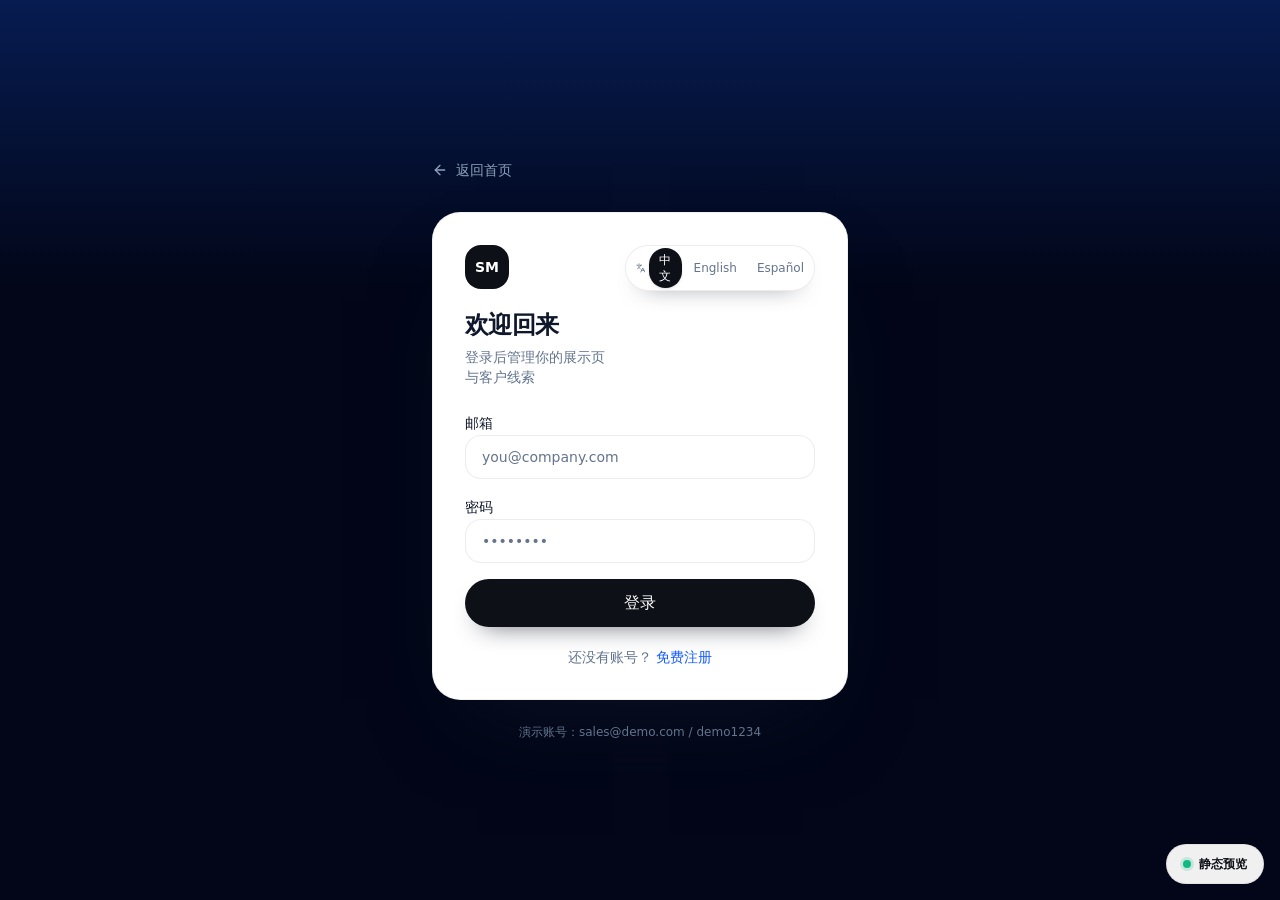
<file: scanmeet/login.html>
<!DOCTYPE html>
<html lang="zh-CN">
<head>
<meta charset="utf-8" />
<meta name="viewport" content="width=device-width, initial-scale=1" />
<title>码上见 ScanMeet · 登录（静态预览）</title>
<meta name="description" content="登录码上见 ScanMeet 销售工作台。" />
<meta name="theme-color" content="#0f172a" />
<link rel="icon" href="data:image/svg+xml,%3Csvg%20xmlns%3D%22http%3A%2F%2Fwww.w3.org%2F2000%2Fsvg%22%20viewBox%3D%220%200%2064%2064%22%3E%3Crect%20width%3D%2264%22%20height%3D%2264%22%20rx%3D%2214%22%20fill%3D%22%230f172a%22%2F%3E%3Ctext%20x%3D%2232%22%20y%3D%2243%22%20font-family%3D%22Helvetica%2CArial%2Csans-serif%22%20font-size%3D%2227%22%20font-weight%3D%22700%22%20fill%3D%22%23ffffff%22%20text-anchor%3D%22middle%22%3ESM%3C%2Ftext%3E%3C%2Fsvg%3E" />
<link rel="apple-touch-icon" href="apple-touch-icon.png" />
<link rel="canonical" href="https://scanmeet-static-site.netlify.app/login.html" />
<meta property="og:type" content="website" />
<meta property="og:site_name" content="码上见 ScanMeet" />
<meta property="og:locale" content="zh_CN" />
<meta property="og:locale:alternate" content="en_US" />
<meta property="og:locale:alternate" content="es_ES" />
<meta property="og:title" content="码上见 ScanMeet · 登录（静态预览）" />
<meta property="og:description" content="登录码上见 ScanMeet 销售工作台。" />
<meta property="og:url" content="https://scanmeet-static-site.netlify.app/login.html" />
<meta property="og:image" content="https://scanmeet-static-site.netlify.app/og-image.png" />
<meta property="og:image:type" content="image/png" />
<meta property="og:image:width" content="1200" />
<meta property="og:image:height" content="630" />
<meta property="og:image:alt" content="码上见 ScanMeet · 销售数字名片 + 资料包" />
<meta name="twitter:card" content="summary_large_image" />
<meta name="twitter:title" content="码上见 ScanMeet · 登录（静态预览）" />
<meta name="twitter:description" content="登录码上见 ScanMeet 销售工作台。" />
<meta name="twitter:image" content="https://scanmeet-static-site.netlify.app/og-image.png" />
<link rel="stylesheet" href="style.css" />
<link rel="stylesheet" href="preview.css" />
</head>
<body class="bg-background text-foreground antialiased">
<div class="pv-page" data-pv-page="auth"><div class="pv-variant" data-pv-lang="zh"><div class="flex min-h-dvh flex-col bg-slate-950"><div class="pointer-events-none absolute inset-x-0 top-0 h-72 bg-gradient-to-b from-blue-600/25 to-transparent"></div><div class="relative mx-auto flex w-full max-w-md flex-1 flex-col justify-center px-4 py-10"><a class="mb-8 inline-flex items-center gap-2 text-sm text-slate-400 transition-colors hover:text-white" href="/"><svg xmlns="http://www.w3.org/2000/svg" width="24" height="24" viewBox="0 0 24 24" fill="none" stroke="currentColor" stroke-width="2" stroke-linecap="round" stroke-linejoin="round" class="lucide lucide-arrow-left h-4 w-4"><path d="m12 19-7-7 7-7"></path><path d="M19 12H5"></path></svg>返回首页</a><div class="rounded-[28px] border border-black/[0.06] bg-white p-8 shadow-[0_44px_90px_-44px_rgba(15,23,42,0.75)]"><div class="mb-6 flex items-start justify-between gap-3"><div><div class="mb-5 inline-flex h-11 w-11 items-center justify-center rounded-2xl bg-[var(--ink)] text-sm font-bold text-white">SM</div><h1 class="text-2xl font-bold tracking-tight text-slate-900">欢迎回来</h1><p class="mt-1.5 text-sm text-slate-500">登录后管理你的展示页与客户线索</p></div><div class="inline-flex items-center gap-1 rounded-full border border-black/[0.07] bg-white p-0.5 text-xs shadow-[0_10px_24px_-18px_rgba(15,23,42,0.8)]"><svg xmlns="http://www.w3.org/2000/svg" width="24" height="24" viewBox="0 0 24 24" fill="none" stroke="currentColor" stroke-width="2" stroke-linecap="round" stroke-linejoin="round" class="lucide lucide-languages ml-2 h-3.5 w-3.5 text-muted-foreground"><path d="m5 8 6 6"></path><path d="m4 14 6-6 2-3"></path><path d="M2 5h12"></path><path d="M7 2h1"></path><path d="m22 22-5-10-5 10"></path><path d="M14 18h6"></path></svg><button type="button" class="rounded-full py-1 font-medium transition-colors bg-[var(--ink)] text-white shadow-sm px-2" data-pv-app-lang="zh">中文</button><button type="button" class="rounded-full py-1 font-medium transition-colors text-muted-foreground hover:text-foreground px-2" data-pv-app-lang="en">English</button><button type="button" class="rounded-full py-1 font-medium transition-colors text-muted-foreground hover:text-foreground px-2" data-pv-app-lang="es">Español</button></div></div><form class="space-y-4"><div class="space-y-1.5"><label class="text-sm font-medium leading-none text-foreground peer-disabled:cursor-not-allowed peer-disabled:opacity-70" for="email">邮箱</label><input type="email" class="flex h-11 w-full rounded-2xl border border-black/[0.07] bg-white px-4 py-2 text-sm text-foreground transition-colors placeholder:text-muted-foreground focus-visible:border-black/20 focus-visible:outline-none focus-visible:ring-4 focus-visible:ring-black/[0.04] disabled:cursor-not-allowed disabled:opacity-50" id="email" placeholder="you@company.com" required="" autoComplete="email" value=""/></div><div class="space-y-1.5"><label class="text-sm font-medium leading-none text-foreground peer-disabled:cursor-not-allowed peer-disabled:opacity-70" for="password">密码</label><input type="password" class="flex h-11 w-full rounded-2xl border border-black/[0.07] bg-white px-4 py-2 text-sm text-foreground transition-colors placeholder:text-muted-foreground focus-visible:border-black/20 focus-visible:outline-none focus-visible:ring-4 focus-visible:ring-black/[0.04] disabled:cursor-not-allowed disabled:opacity-50" id="password" placeholder="••••••••" required="" minLength="1" autoComplete="current-password" value=""/></div><button class="inline-flex items-center justify-center gap-2 whitespace-nowrap rounded-full font-medium transition-all focus-visible:outline-none focus-visible:ring-2 focus-visible:ring-black/20 focus-visible:ring-offset-2 disabled:pointer-events-none disabled:opacity-50 [&amp;_svg]:size-4 [&amp;_svg]:shrink-0 active:scale-[0.97] bg-[var(--ink)] text-white shadow-[0_12px_26px_-16px_rgba(15,23,42,0.9)] hover:bg-[var(--ink-soft)] h-12 px-7 text-base w-full" type="submit">登录</button></form><p class="mt-5 text-center text-sm text-slate-500">还没有账号？ <a class="font-medium text-blue-600 hover:underline" href="/register">免费注册</a></p></div><p class="mt-6 text-center text-xs text-slate-500">演示账号：sales@demo.com / demo1234</p></div></div><section aria-label="Notifications alt+T" tabindex="-1" aria-live="polite" aria-relevant="additions text" aria-atomic="false"></section><div id="S:1"></div><div id="S:0"></div></div>
<div class="pv-variant" data-pv-lang="en" hidden><div class="flex min-h-dvh flex-col bg-slate-950"><div class="pointer-events-none absolute inset-x-0 top-0 h-72 bg-gradient-to-b from-blue-600/25 to-transparent"></div><div class="relative mx-auto flex w-full max-w-md flex-1 flex-col justify-center px-4 py-10"><a class="mb-8 inline-flex items-center gap-2 text-sm text-slate-400 transition-colors hover:text-white" href="/"><svg xmlns="http://www.w3.org/2000/svg" width="24" height="24" viewBox="0 0 24 24" fill="none" stroke="currentColor" stroke-width="2" stroke-linecap="round" stroke-linejoin="round" class="lucide lucide-arrow-left h-4 w-4"><path d="m12 19-7-7 7-7"></path><path d="M19 12H5"></path></svg>Back to home</a><div class="rounded-[28px] border border-black/[0.06] bg-white p-8 shadow-[0_44px_90px_-44px_rgba(15,23,42,0.75)]"><div class="mb-6 flex items-start justify-between gap-3"><div><div class="mb-5 inline-flex h-11 w-11 items-center justify-center rounded-2xl bg-[var(--ink)] text-sm font-bold text-white">SM</div><h1 class="text-2xl font-bold tracking-tight text-slate-900">Welcome back</h1><p class="mt-1.5 text-sm text-slate-500">Sign in to manage your page and leads</p></div><div class="inline-flex items-center gap-1 rounded-full border border-black/[0.07] bg-white p-0.5 text-xs shadow-[0_10px_24px_-18px_rgba(15,23,42,0.8)]"><svg xmlns="http://www.w3.org/2000/svg" width="24" height="24" viewBox="0 0 24 24" fill="none" stroke="currentColor" stroke-width="2" stroke-linecap="round" stroke-linejoin="round" class="lucide lucide-languages ml-2 h-3.5 w-3.5 text-muted-foreground"><path d="m5 8 6 6"></path><path d="m4 14 6-6 2-3"></path><path d="M2 5h12"></path><path d="M7 2h1"></path><path d="m22 22-5-10-5 10"></path><path d="M14 18h6"></path></svg><button type="button" class="rounded-full py-1 font-medium transition-colors text-muted-foreground hover:text-foreground px-2" data-pv-app-lang="zh">中文</button><button type="button" class="rounded-full py-1 font-medium transition-colors bg-[var(--ink)] text-white shadow-sm px-2" data-pv-app-lang="en">English</button><button type="button" class="rounded-full py-1 font-medium transition-colors text-muted-foreground hover:text-foreground px-2" data-pv-app-lang="es">Español</button></div></div><form class="space-y-4"><div class="space-y-1.5"><label class="text-sm font-medium leading-none text-foreground peer-disabled:cursor-not-allowed peer-disabled:opacity-70" for="email">Email</label><input type="email" class="flex h-11 w-full rounded-2xl border border-black/[0.07] bg-white px-4 py-2 text-sm text-foreground transition-colors placeholder:text-muted-foreground focus-visible:border-black/20 focus-visible:outline-none focus-visible:ring-4 focus-visible:ring-black/[0.04] disabled:cursor-not-allowed disabled:opacity-50" id="email" placeholder="you@company.com" required="" autoComplete="email" value=""/></div><div class="space-y-1.5"><label class="text-sm font-medium leading-none text-foreground peer-disabled:cursor-not-allowed peer-disabled:opacity-70" for="password">Password</label><input type="password" class="flex h-11 w-full rounded-2xl border border-black/[0.07] bg-white px-4 py-2 text-sm text-foreground transition-colors placeholder:text-muted-foreground focus-visible:border-black/20 focus-visible:outline-none focus-visible:ring-4 focus-visible:ring-black/[0.04] disabled:cursor-not-allowed disabled:opacity-50" id="password" placeholder="••••••••" required="" minLength="1" autoComplete="current-password" value=""/></div><button class="inline-flex items-center justify-center gap-2 whitespace-nowrap rounded-full font-medium transition-all focus-visible:outline-none focus-visible:ring-2 focus-visible:ring-black/20 focus-visible:ring-offset-2 disabled:pointer-events-none disabled:opacity-50 [&amp;_svg]:size-4 [&amp;_svg]:shrink-0 active:scale-[0.97] bg-[var(--ink)] text-white shadow-[0_12px_26px_-16px_rgba(15,23,42,0.9)] hover:bg-[var(--ink-soft)] h-12 px-7 text-base w-full" type="submit">Sign in</button></form><p class="mt-5 text-center text-sm text-slate-500">No account yet? <a class="font-medium text-blue-600 hover:underline" href="/register">Get started</a></p></div><p class="mt-6 text-center text-xs text-slate-500">Demo: sales@demo.com / demo1234</p></div></div><section aria-label="Notifications alt+T" tabindex="-1" aria-live="polite" aria-relevant="additions text" aria-atomic="false"></section><div id="S:1"></div><div id="S:0"></div></div>
<div class="pv-variant" data-pv-lang="es" hidden><div class="flex min-h-dvh flex-col bg-slate-950"><div class="pointer-events-none absolute inset-x-0 top-0 h-72 bg-gradient-to-b from-blue-600/25 to-transparent"></div><div class="relative mx-auto flex w-full max-w-md flex-1 flex-col justify-center px-4 py-10"><a class="mb-8 inline-flex items-center gap-2 text-sm text-slate-400 transition-colors hover:text-white" href="/"><svg xmlns="http://www.w3.org/2000/svg" width="24" height="24" viewBox="0 0 24 24" fill="none" stroke="currentColor" stroke-width="2" stroke-linecap="round" stroke-linejoin="round" class="lucide lucide-arrow-left h-4 w-4"><path d="m12 19-7-7 7-7"></path><path d="M19 12H5"></path></svg>Volver al inicio</a><div class="rounded-[28px] border border-black/[0.06] bg-white p-8 shadow-[0_44px_90px_-44px_rgba(15,23,42,0.75)]"><div class="mb-6 flex items-start justify-between gap-3"><div><div class="mb-5 inline-flex h-11 w-11 items-center justify-center rounded-2xl bg-[var(--ink)] text-sm font-bold text-white">SM</div><h1 class="text-2xl font-bold tracking-tight text-slate-900">Bienvenido de nuevo</h1><p class="mt-1.5 text-sm text-slate-500">Inicia sesión para gestionar tu página y contactos</p></div><div class="inline-flex items-center gap-1 rounded-full border border-black/[0.07] bg-white p-0.5 text-xs shadow-[0_10px_24px_-18px_rgba(15,23,42,0.8)]"><svg xmlns="http://www.w3.org/2000/svg" width="24" height="24" viewBox="0 0 24 24" fill="none" stroke="currentColor" stroke-width="2" stroke-linecap="round" stroke-linejoin="round" class="lucide lucide-languages ml-2 h-3.5 w-3.5 text-muted-foreground"><path d="m5 8 6 6"></path><path d="m4 14 6-6 2-3"></path><path d="M2 5h12"></path><path d="M7 2h1"></path><path d="m22 22-5-10-5 10"></path><path d="M14 18h6"></path></svg><button type="button" class="rounded-full py-1 font-medium transition-colors text-muted-foreground hover:text-foreground px-2" data-pv-app-lang="zh">中文</button><button type="button" class="rounded-full py-1 font-medium transition-colors text-muted-foreground hover:text-foreground px-2" data-pv-app-lang="en">English</button><button type="button" class="rounded-full py-1 font-medium transition-colors bg-[var(--ink)] text-white shadow-sm px-2" data-pv-app-lang="es">Español</button></div></div><form class="space-y-4"><div class="space-y-1.5"><label class="text-sm font-medium leading-none text-foreground peer-disabled:cursor-not-allowed peer-disabled:opacity-70" for="email">Correo electrónico</label><input type="email" class="flex h-11 w-full rounded-2xl border border-black/[0.07] bg-white px-4 py-2 text-sm text-foreground transition-colors placeholder:text-muted-foreground focus-visible:border-black/20 focus-visible:outline-none focus-visible:ring-4 focus-visible:ring-black/[0.04] disabled:cursor-not-allowed disabled:opacity-50" id="email" placeholder="you@company.com" required="" autoComplete="email" value=""/></div><div class="space-y-1.5"><label class="text-sm font-medium leading-none text-foreground peer-disabled:cursor-not-allowed peer-disabled:opacity-70" for="password">Contraseña</label><input type="password" class="flex h-11 w-full rounded-2xl border border-black/[0.07] bg-white px-4 py-2 text-sm text-foreground transition-colors placeholder:text-muted-foreground focus-visible:border-black/20 focus-visible:outline-none focus-visible:ring-4 focus-visible:ring-black/[0.04] disabled:cursor-not-allowed disabled:opacity-50" id="password" placeholder="••••••••" required="" minLength="1" autoComplete="current-password" value=""/></div><button class="inline-flex items-center justify-center gap-2 whitespace-nowrap rounded-full font-medium transition-all focus-visible:outline-none focus-visible:ring-2 focus-visible:ring-black/20 focus-visible:ring-offset-2 disabled:pointer-events-none disabled:opacity-50 [&amp;_svg]:size-4 [&amp;_svg]:shrink-0 active:scale-[0.97] bg-[var(--ink)] text-white shadow-[0_12px_26px_-16px_rgba(15,23,42,0.9)] hover:bg-[var(--ink-soft)] h-12 px-7 text-base w-full" type="submit">Entrar</button></form><p class="mt-5 text-center text-sm text-slate-500">¿Sin cuenta? <a class="font-medium text-blue-600 hover:underline" href="/register">Empezar gratis</a></p></div><p class="mt-6 text-center text-xs text-slate-500">Demo: sales@demo.com / demo1234</p></div></div><section aria-label="Notifications alt+T" tabindex="-1" aria-live="polite" aria-relevant="additions text" aria-atomic="false"></section><div id="S:1"></div><div id="S:0"></div></div></div>
<script src="qrcode-core.js"></script>
<script src="preview.js"></script>
</body>
</html>
</file>
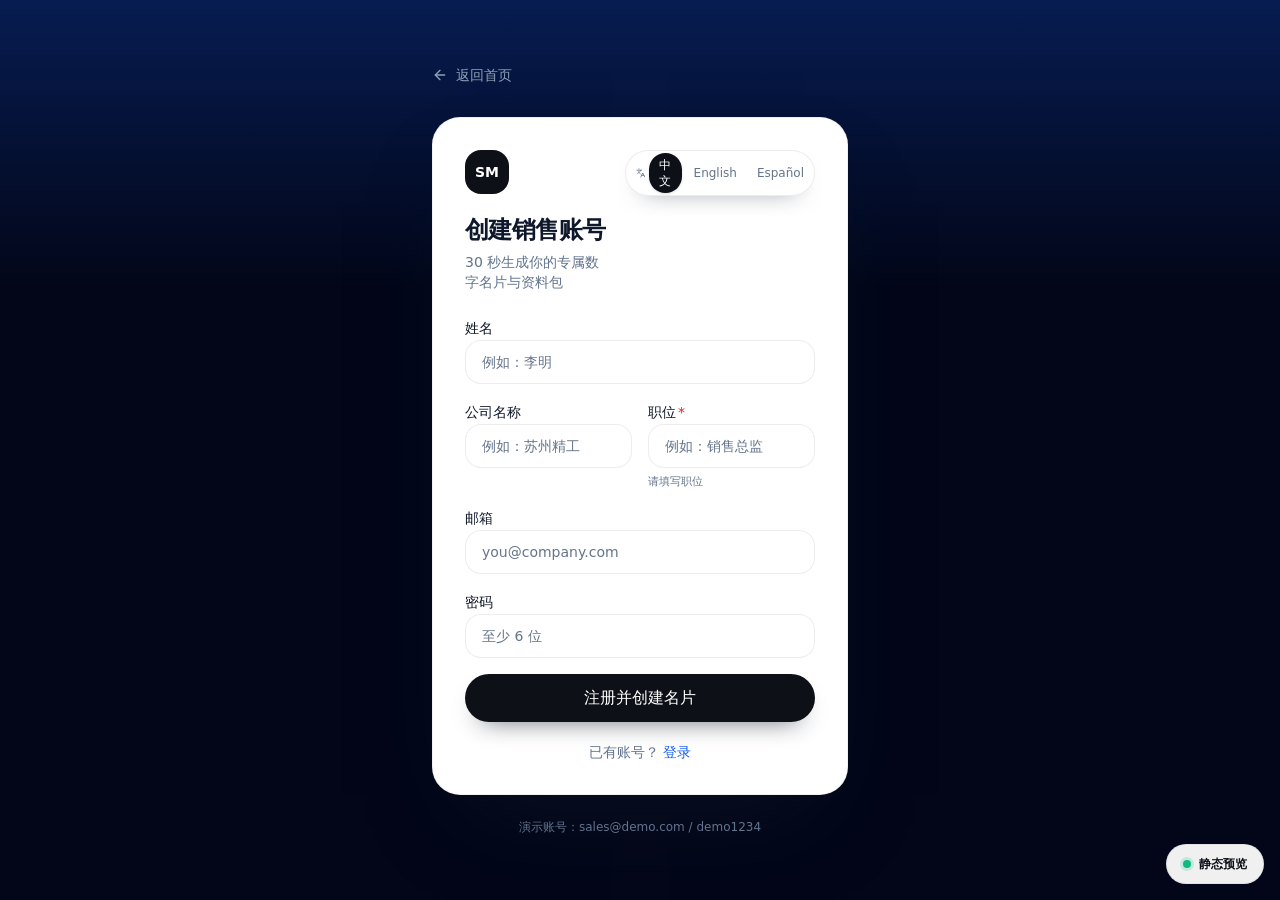
<file: scanmeet/register.html>
<!DOCTYPE html>
<html lang="zh-CN">
<head>
<meta charset="utf-8" />
<meta name="viewport" content="width=device-width, initial-scale=1" />
<title>码上见 ScanMeet · 免费注册（静态预览）</title>
<meta name="description" content="创建你的销售数字名片账号：填写基本信息，30 秒生成专属名片页与二维码。" />
<meta name="theme-color" content="#0f172a" />
<link rel="icon" href="data:image/svg+xml,%3Csvg%20xmlns%3D%22http%3A%2F%2Fwww.w3.org%2F2000%2Fsvg%22%20viewBox%3D%220%200%2064%2064%22%3E%3Crect%20width%3D%2264%22%20height%3D%2264%22%20rx%3D%2214%22%20fill%3D%22%230f172a%22%2F%3E%3Ctext%20x%3D%2232%22%20y%3D%2243%22%20font-family%3D%22Helvetica%2CArial%2Csans-serif%22%20font-size%3D%2227%22%20font-weight%3D%22700%22%20fill%3D%22%23ffffff%22%20text-anchor%3D%22middle%22%3ESM%3C%2Ftext%3E%3C%2Fsvg%3E" />
<link rel="apple-touch-icon" href="apple-touch-icon.png" />
<link rel="canonical" href="https://scanmeet-static-site.netlify.app/register.html" />
<meta property="og:type" content="website" />
<meta property="og:site_name" content="码上见 ScanMeet" />
<meta property="og:locale" content="zh_CN" />
<meta property="og:locale:alternate" content="en_US" />
<meta property="og:locale:alternate" content="es_ES" />
<meta property="og:title" content="码上见 ScanMeet · 免费注册（静态预览）" />
<meta property="og:description" content="创建你的销售数字名片账号：填写基本信息，30 秒生成专属名片页与二维码。" />
<meta property="og:url" content="https://scanmeet-static-site.netlify.app/register.html" />
<meta property="og:image" content="https://scanmeet-static-site.netlify.app/og-image.png" />
<meta property="og:image:type" content="image/png" />
<meta property="og:image:width" content="1200" />
<meta property="og:image:height" content="630" />
<meta property="og:image:alt" content="码上见 ScanMeet · 销售数字名片 + 资料包" />
<meta name="twitter:card" content="summary_large_image" />
<meta name="twitter:title" content="码上见 ScanMeet · 免费注册（静态预览）" />
<meta name="twitter:description" content="创建你的销售数字名片账号：填写基本信息，30 秒生成专属名片页与二维码。" />
<meta name="twitter:image" content="https://scanmeet-static-site.netlify.app/og-image.png" />
<link rel="stylesheet" href="style.css" />
<link rel="stylesheet" href="preview.css" />
</head>
<body class="bg-background text-foreground antialiased">
<div class="pv-page" data-pv-page="auth"><div class="pv-variant" data-pv-lang="zh"><div class="flex min-h-dvh flex-col bg-slate-950"><div class="pointer-events-none absolute inset-x-0 top-0 h-72 bg-gradient-to-b from-blue-600/25 to-transparent"></div><div class="relative mx-auto flex w-full max-w-md flex-1 flex-col justify-center px-4 py-10"><a class="mb-8 inline-flex items-center gap-2 text-sm text-slate-400 transition-colors hover:text-white" href="/"><svg xmlns="http://www.w3.org/2000/svg" width="24" height="24" viewBox="0 0 24 24" fill="none" stroke="currentColor" stroke-width="2" stroke-linecap="round" stroke-linejoin="round" class="lucide lucide-arrow-left h-4 w-4"><path d="m12 19-7-7 7-7"></path><path d="M19 12H5"></path></svg>返回首页</a><div class="rounded-[28px] border border-black/[0.06] bg-white p-8 shadow-[0_44px_90px_-44px_rgba(15,23,42,0.75)]"><div class="mb-6 flex items-start justify-between gap-3"><div><div class="mb-5 inline-flex h-11 w-11 items-center justify-center rounded-2xl bg-[var(--ink)] text-sm font-bold text-white">SM</div><h1 class="text-2xl font-bold tracking-tight text-slate-900">创建销售账号</h1><p class="mt-1.5 text-sm text-slate-500">30 秒生成你的专属数字名片与资料包</p></div><div class="inline-flex items-center gap-1 rounded-full border border-black/[0.07] bg-white p-0.5 text-xs shadow-[0_10px_24px_-18px_rgba(15,23,42,0.8)]"><svg xmlns="http://www.w3.org/2000/svg" width="24" height="24" viewBox="0 0 24 24" fill="none" stroke="currentColor" stroke-width="2" stroke-linecap="round" stroke-linejoin="round" class="lucide lucide-languages ml-2 h-3.5 w-3.5 text-muted-foreground"><path d="m5 8 6 6"></path><path d="m4 14 6-6 2-3"></path><path d="M2 5h12"></path><path d="M7 2h1"></path><path d="m22 22-5-10-5 10"></path><path d="M14 18h6"></path></svg><button type="button" class="rounded-full py-1 font-medium transition-colors bg-[var(--ink)] text-white shadow-sm px-2" data-pv-app-lang="zh">中文</button><button type="button" class="rounded-full py-1 font-medium transition-colors text-muted-foreground hover:text-foreground px-2" data-pv-app-lang="en">English</button><button type="button" class="rounded-full py-1 font-medium transition-colors text-muted-foreground hover:text-foreground px-2" data-pv-app-lang="es">Español</button></div></div><form class="space-y-4"><div class="space-y-1.5"><label class="text-sm font-medium leading-none text-foreground peer-disabled:cursor-not-allowed peer-disabled:opacity-70" for="fullName">姓名</label><input class="flex h-11 w-full rounded-2xl border border-black/[0.07] bg-white px-4 py-2 text-sm text-foreground transition-colors placeholder:text-muted-foreground focus-visible:border-black/20 focus-visible:outline-none focus-visible:ring-4 focus-visible:ring-black/[0.04] disabled:cursor-not-allowed disabled:opacity-50" id="fullName" placeholder="例如：李明" required="" autoComplete="name" value=""/></div><div class="grid gap-4 sm:grid-cols-2"><div class="space-y-1.5"><label class="text-sm font-medium leading-none text-foreground peer-disabled:cursor-not-allowed peer-disabled:opacity-70" for="companyName">公司名称</label><input class="flex h-11 w-full rounded-2xl border border-black/[0.07] bg-white px-4 py-2 text-sm text-foreground transition-colors placeholder:text-muted-foreground focus-visible:border-black/20 focus-visible:outline-none focus-visible:ring-4 focus-visible:ring-black/[0.04] disabled:cursor-not-allowed disabled:opacity-50" id="companyName" placeholder="例如：苏州精工" value=""/></div><div class="space-y-1.5"><label class="text-sm font-medium leading-none text-foreground peer-disabled:cursor-not-allowed peer-disabled:opacity-70" for="jobTitle">职位<span class="ml-0.5 text-destructive">*</span></label><input class="flex h-11 w-full rounded-2xl border border-black/[0.07] bg-white px-4 py-2 text-sm text-foreground transition-colors placeholder:text-muted-foreground focus-visible:border-black/20 focus-visible:outline-none focus-visible:ring-4 focus-visible:ring-black/[0.04] disabled:cursor-not-allowed disabled:opacity-50" id="jobTitle" placeholder="例如：销售总监" required="" value=""/><p class="text-[11px] text-muted-foreground">请填写职位</p></div></div><div class="space-y-1.5"><label class="text-sm font-medium leading-none text-foreground peer-disabled:cursor-not-allowed peer-disabled:opacity-70" for="email">邮箱</label><input type="email" class="flex h-11 w-full rounded-2xl border border-black/[0.07] bg-white px-4 py-2 text-sm text-foreground transition-colors placeholder:text-muted-foreground focus-visible:border-black/20 focus-visible:outline-none focus-visible:ring-4 focus-visible:ring-black/[0.04] disabled:cursor-not-allowed disabled:opacity-50" id="email" placeholder="you@company.com" required="" autoComplete="email" value=""/></div><div class="space-y-1.5"><label class="text-sm font-medium leading-none text-foreground peer-disabled:cursor-not-allowed peer-disabled:opacity-70" for="password">密码</label><input type="password" class="flex h-11 w-full rounded-2xl border border-black/[0.07] bg-white px-4 py-2 text-sm text-foreground transition-colors placeholder:text-muted-foreground focus-visible:border-black/20 focus-visible:outline-none focus-visible:ring-4 focus-visible:ring-black/[0.04] disabled:cursor-not-allowed disabled:opacity-50" id="password" placeholder="至少 6 位" required="" minLength="6" autoComplete="new-password" value=""/></div><button class="inline-flex items-center justify-center gap-2 whitespace-nowrap rounded-full font-medium transition-all focus-visible:outline-none focus-visible:ring-2 focus-visible:ring-black/20 focus-visible:ring-offset-2 disabled:pointer-events-none disabled:opacity-50 [&amp;_svg]:size-4 [&amp;_svg]:shrink-0 active:scale-[0.97] bg-[var(--ink)] text-white shadow-[0_12px_26px_-16px_rgba(15,23,42,0.9)] hover:bg-[var(--ink-soft)] h-12 px-7 text-base w-full" type="submit">注册并创建名片</button></form><p class="mt-5 text-center text-sm text-slate-500">已有账号？ <a class="font-medium text-blue-600 hover:underline" href="/login">登录</a></p></div><p class="mt-6 text-center text-xs text-slate-500">演示账号：sales@demo.com / demo1234</p></div></div><section aria-label="Notifications alt+T" tabindex="-1" aria-live="polite" aria-relevant="additions text" aria-atomic="false"></section><div id="S:1"></div><div id="S:0"></div></div>
<div class="pv-variant" data-pv-lang="en" hidden><div class="flex min-h-dvh flex-col bg-slate-950"><div class="pointer-events-none absolute inset-x-0 top-0 h-72 bg-gradient-to-b from-blue-600/25 to-transparent"></div><div class="relative mx-auto flex w-full max-w-md flex-1 flex-col justify-center px-4 py-10"><a class="mb-8 inline-flex items-center gap-2 text-sm text-slate-400 transition-colors hover:text-white" href="/"><svg xmlns="http://www.w3.org/2000/svg" width="24" height="24" viewBox="0 0 24 24" fill="none" stroke="currentColor" stroke-width="2" stroke-linecap="round" stroke-linejoin="round" class="lucide lucide-arrow-left h-4 w-4"><path d="m12 19-7-7 7-7"></path><path d="M19 12H5"></path></svg>Back to home</a><div class="rounded-[28px] border border-black/[0.06] bg-white p-8 shadow-[0_44px_90px_-44px_rgba(15,23,42,0.75)]"><div class="mb-6 flex items-start justify-between gap-3"><div><div class="mb-5 inline-flex h-11 w-11 items-center justify-center rounded-2xl bg-[var(--ink)] text-sm font-bold text-white">SM</div><h1 class="text-2xl font-bold tracking-tight text-slate-900">Create your sales account</h1><p class="mt-1.5 text-sm text-slate-500">Your personal card and asset pack in 30 seconds</p></div><div class="inline-flex items-center gap-1 rounded-full border border-black/[0.07] bg-white p-0.5 text-xs shadow-[0_10px_24px_-18px_rgba(15,23,42,0.8)]"><svg xmlns="http://www.w3.org/2000/svg" width="24" height="24" viewBox="0 0 24 24" fill="none" stroke="currentColor" stroke-width="2" stroke-linecap="round" stroke-linejoin="round" class="lucide lucide-languages ml-2 h-3.5 w-3.5 text-muted-foreground"><path d="m5 8 6 6"></path><path d="m4 14 6-6 2-3"></path><path d="M2 5h12"></path><path d="M7 2h1"></path><path d="m22 22-5-10-5 10"></path><path d="M14 18h6"></path></svg><button type="button" class="rounded-full py-1 font-medium transition-colors text-muted-foreground hover:text-foreground px-2" data-pv-app-lang="zh">中文</button><button type="button" class="rounded-full py-1 font-medium transition-colors bg-[var(--ink)] text-white shadow-sm px-2" data-pv-app-lang="en">English</button><button type="button" class="rounded-full py-1 font-medium transition-colors text-muted-foreground hover:text-foreground px-2" data-pv-app-lang="es">Español</button></div></div><form class="space-y-4"><div class="space-y-1.5"><label class="text-sm font-medium leading-none text-foreground peer-disabled:cursor-not-allowed peer-disabled:opacity-70" for="fullName">Full name</label><input class="flex h-11 w-full rounded-2xl border border-black/[0.07] bg-white px-4 py-2 text-sm text-foreground transition-colors placeholder:text-muted-foreground focus-visible:border-black/20 focus-visible:outline-none focus-visible:ring-4 focus-visible:ring-black/[0.04] disabled:cursor-not-allowed disabled:opacity-50" id="fullName" placeholder="e.g. Lee Ming" required="" autoComplete="name" value=""/></div><div class="grid gap-4 sm:grid-cols-2"><div class="space-y-1.5"><label class="text-sm font-medium leading-none text-foreground peer-disabled:cursor-not-allowed peer-disabled:opacity-70" for="companyName">Company</label><input class="flex h-11 w-full rounded-2xl border border-black/[0.07] bg-white px-4 py-2 text-sm text-foreground transition-colors placeholder:text-muted-foreground focus-visible:border-black/20 focus-visible:outline-none focus-visible:ring-4 focus-visible:ring-black/[0.04] disabled:cursor-not-allowed disabled:opacity-50" id="companyName" placeholder="e.g. Suzhou Precision" value=""/></div><div class="space-y-1.5"><label class="text-sm font-medium leading-none text-foreground peer-disabled:cursor-not-allowed peer-disabled:opacity-70" for="jobTitle">Job title<span class="ml-0.5 text-destructive">*</span></label><input class="flex h-11 w-full rounded-2xl border border-black/[0.07] bg-white px-4 py-2 text-sm text-foreground transition-colors placeholder:text-muted-foreground focus-visible:border-black/20 focus-visible:outline-none focus-visible:ring-4 focus-visible:ring-black/[0.04] disabled:cursor-not-allowed disabled:opacity-50" id="jobTitle" placeholder="e.g. Sales Director" required="" value=""/><p class="text-[11px] text-muted-foreground">Please enter your job title</p></div></div><div class="space-y-1.5"><label class="text-sm font-medium leading-none text-foreground peer-disabled:cursor-not-allowed peer-disabled:opacity-70" for="email">Email</label><input type="email" class="flex h-11 w-full rounded-2xl border border-black/[0.07] bg-white px-4 py-2 text-sm text-foreground transition-colors placeholder:text-muted-foreground focus-visible:border-black/20 focus-visible:outline-none focus-visible:ring-4 focus-visible:ring-black/[0.04] disabled:cursor-not-allowed disabled:opacity-50" id="email" placeholder="you@company.com" required="" autoComplete="email" value=""/></div><div class="space-y-1.5"><label class="text-sm font-medium leading-none text-foreground peer-disabled:cursor-not-allowed peer-disabled:opacity-70" for="password">Password</label><input type="password" class="flex h-11 w-full rounded-2xl border border-black/[0.07] bg-white px-4 py-2 text-sm text-foreground transition-colors placeholder:text-muted-foreground focus-visible:border-black/20 focus-visible:outline-none focus-visible:ring-4 focus-visible:ring-black/[0.04] disabled:cursor-not-allowed disabled:opacity-50" id="password" placeholder="At least 6 characters" required="" minLength="6" autoComplete="new-password" value=""/></div><button class="inline-flex items-center justify-center gap-2 whitespace-nowrap rounded-full font-medium transition-all focus-visible:outline-none focus-visible:ring-2 focus-visible:ring-black/20 focus-visible:ring-offset-2 disabled:pointer-events-none disabled:opacity-50 [&amp;_svg]:size-4 [&amp;_svg]:shrink-0 active:scale-[0.97] bg-[var(--ink)] text-white shadow-[0_12px_26px_-16px_rgba(15,23,42,0.9)] hover:bg-[var(--ink-soft)] h-12 px-7 text-base w-full" type="submit">Register and create card</button></form><p class="mt-5 text-center text-sm text-slate-500">Already registered? <a class="font-medium text-blue-600 hover:underline" href="/login">Sign in</a></p></div><p class="mt-6 text-center text-xs text-slate-500">Demo: sales@demo.com / demo1234</p></div></div><section aria-label="Notifications alt+T" tabindex="-1" aria-live="polite" aria-relevant="additions text" aria-atomic="false"></section><div id="S:1"></div><div id="S:0"></div></div>
<div class="pv-variant" data-pv-lang="es" hidden><div class="flex min-h-dvh flex-col bg-slate-950"><div class="pointer-events-none absolute inset-x-0 top-0 h-72 bg-gradient-to-b from-blue-600/25 to-transparent"></div><div class="relative mx-auto flex w-full max-w-md flex-1 flex-col justify-center px-4 py-10"><a class="mb-8 inline-flex items-center gap-2 text-sm text-slate-400 transition-colors hover:text-white" href="/"><svg xmlns="http://www.w3.org/2000/svg" width="24" height="24" viewBox="0 0 24 24" fill="none" stroke="currentColor" stroke-width="2" stroke-linecap="round" stroke-linejoin="round" class="lucide lucide-arrow-left h-4 w-4"><path d="m12 19-7-7 7-7"></path><path d="M19 12H5"></path></svg>Volver al inicio</a><div class="rounded-[28px] border border-black/[0.06] bg-white p-8 shadow-[0_44px_90px_-44px_rgba(15,23,42,0.75)]"><div class="mb-6 flex items-start justify-between gap-3"><div><div class="mb-5 inline-flex h-11 w-11 items-center justify-center rounded-2xl bg-[var(--ink)] text-sm font-bold text-white">SM</div><h1 class="text-2xl font-bold tracking-tight text-slate-900">Crea tu cuenta de comercial</h1><p class="mt-1.5 text-sm text-slate-500">Tu tarjeta y pack de recursos en 30 segundos</p></div><div class="inline-flex items-center gap-1 rounded-full border border-black/[0.07] bg-white p-0.5 text-xs shadow-[0_10px_24px_-18px_rgba(15,23,42,0.8)]"><svg xmlns="http://www.w3.org/2000/svg" width="24" height="24" viewBox="0 0 24 24" fill="none" stroke="currentColor" stroke-width="2" stroke-linecap="round" stroke-linejoin="round" class="lucide lucide-languages ml-2 h-3.5 w-3.5 text-muted-foreground"><path d="m5 8 6 6"></path><path d="m4 14 6-6 2-3"></path><path d="M2 5h12"></path><path d="M7 2h1"></path><path d="m22 22-5-10-5 10"></path><path d="M14 18h6"></path></svg><button type="button" class="rounded-full py-1 font-medium transition-colors text-muted-foreground hover:text-foreground px-2" data-pv-app-lang="zh">中文</button><button type="button" class="rounded-full py-1 font-medium transition-colors text-muted-foreground hover:text-foreground px-2" data-pv-app-lang="en">English</button><button type="button" class="rounded-full py-1 font-medium transition-colors bg-[var(--ink)] text-white shadow-sm px-2" data-pv-app-lang="es">Español</button></div></div><form class="space-y-4"><div class="space-y-1.5"><label class="text-sm font-medium leading-none text-foreground peer-disabled:cursor-not-allowed peer-disabled:opacity-70" for="fullName">Nombre completo</label><input class="flex h-11 w-full rounded-2xl border border-black/[0.07] bg-white px-4 py-2 text-sm text-foreground transition-colors placeholder:text-muted-foreground focus-visible:border-black/20 focus-visible:outline-none focus-visible:ring-4 focus-visible:ring-black/[0.04] disabled:cursor-not-allowed disabled:opacity-50" id="fullName" placeholder="p. ej. Li Ming" required="" autoComplete="name" value=""/></div><div class="grid gap-4 sm:grid-cols-2"><div class="space-y-1.5"><label class="text-sm font-medium leading-none text-foreground peer-disabled:cursor-not-allowed peer-disabled:opacity-70" for="companyName">Empresa</label><input class="flex h-11 w-full rounded-2xl border border-black/[0.07] bg-white px-4 py-2 text-sm text-foreground transition-colors placeholder:text-muted-foreground focus-visible:border-black/20 focus-visible:outline-none focus-visible:ring-4 focus-visible:ring-black/[0.04] disabled:cursor-not-allowed disabled:opacity-50" id="companyName" placeholder="p. ej. Suzhou Precision" value=""/></div><div class="space-y-1.5"><label class="text-sm font-medium leading-none text-foreground peer-disabled:cursor-not-allowed peer-disabled:opacity-70" for="jobTitle">Puesto<span class="ml-0.5 text-destructive">*</span></label><input class="flex h-11 w-full rounded-2xl border border-black/[0.07] bg-white px-4 py-2 text-sm text-foreground transition-colors placeholder:text-muted-foreground focus-visible:border-black/20 focus-visible:outline-none focus-visible:ring-4 focus-visible:ring-black/[0.04] disabled:cursor-not-allowed disabled:opacity-50" id="jobTitle" placeholder="p. ej. Director comercial" required="" value=""/><p class="text-[11px] text-muted-foreground">Introduce tu puesto</p></div></div><div class="space-y-1.5"><label class="text-sm font-medium leading-none text-foreground peer-disabled:cursor-not-allowed peer-disabled:opacity-70" for="email">Correo electrónico</label><input type="email" class="flex h-11 w-full rounded-2xl border border-black/[0.07] bg-white px-4 py-2 text-sm text-foreground transition-colors placeholder:text-muted-foreground focus-visible:border-black/20 focus-visible:outline-none focus-visible:ring-4 focus-visible:ring-black/[0.04] disabled:cursor-not-allowed disabled:opacity-50" id="email" placeholder="you@company.com" required="" autoComplete="email" value=""/></div><div class="space-y-1.5"><label class="text-sm font-medium leading-none text-foreground peer-disabled:cursor-not-allowed peer-disabled:opacity-70" for="password">Contraseña</label><input type="password" class="flex h-11 w-full rounded-2xl border border-black/[0.07] bg-white px-4 py-2 text-sm text-foreground transition-colors placeholder:text-muted-foreground focus-visible:border-black/20 focus-visible:outline-none focus-visible:ring-4 focus-visible:ring-black/[0.04] disabled:cursor-not-allowed disabled:opacity-50" id="password" placeholder="Mínimo 6 caracteres" required="" minLength="6" autoComplete="new-password" value=""/></div><button class="inline-flex items-center justify-center gap-2 whitespace-nowrap rounded-full font-medium transition-all focus-visible:outline-none focus-visible:ring-2 focus-visible:ring-black/20 focus-visible:ring-offset-2 disabled:pointer-events-none disabled:opacity-50 [&amp;_svg]:size-4 [&amp;_svg]:shrink-0 active:scale-[0.97] bg-[var(--ink)] text-white shadow-[0_12px_26px_-16px_rgba(15,23,42,0.9)] hover:bg-[var(--ink-soft)] h-12 px-7 text-base w-full" type="submit">Registrarme y crear tarjeta</button></form><p class="mt-5 text-center text-sm text-slate-500">¿Ya tienes cuenta? <a class="font-medium text-blue-600 hover:underline" href="/login">Iniciar sesión</a></p></div><p class="mt-6 text-center text-xs text-slate-500">Demo: sales@demo.com / demo1234</p></div></div><section aria-label="Notifications alt+T" tabindex="-1" aria-live="polite" aria-relevant="additions text" aria-atomic="false"></section><div id="S:1"></div><div id="S:0"></div></div></div>
<script src="qrcode-core.js"></script>
<script src="preview.js"></script>
</body>
</html>
</file>
<file: scanmeet/preview.css>
/* 静态预览专用：工具条与提示。应用本身样式全部来自 style.css（真实构建产物） */

.pv-variant[hidden] {
  display: none !important;
}

.pv-fab {
  position: fixed;
  right: 16px;
  bottom: 16px;
  z-index: 9999;
  display: flex;
  align-items: center;
  gap: 8px;
  padding: 10px 16px;
  border: 1px solid rgba(0, 0, 0, 0.06);
  border-radius: 9999px;
  background: rgba(255, 255, 255, 0.94);
  backdrop-filter: blur(18px);
  box-shadow: 0 22px 50px -28px rgba(15, 23, 42, 0.8);
  color: #0d1017;
  font-size: 12px;
  font-weight: 600;
  cursor: pointer;
}

.pv-fab:hover {
  background: #fff;
}

.pv-fab-dot {
  width: 8px;
  height: 8px;
  border-radius: 9999px;
  background: #10b981;
  box-shadow: 0 0 0 3px rgba(16, 185, 129, 0.18);
}

.pv-panel {
  position: fixed;
  right: 16px;
  bottom: 70px;
  z-index: 9999;
  width: min(92vw, 330px);
  padding: 14px;
  border: 1px solid rgba(0, 0, 0, 0.06);
  border-radius: 24px;
  background: rgba(255, 255, 255, 0.95);
  backdrop-filter: blur(20px);
  box-shadow: 0 28px 60px -30px rgba(15, 23, 42, 0.85);
}

.pv-panel[hidden] {
  display: none !important;
}

.pv-panel-title {
  display: flex;
  align-items: center;
  gap: 8px;
  margin-bottom: 10px;
  font-size: 12px;
  font-weight: 700;
  letter-spacing: 0.02em;
  color: #0d1017;
}

.pv-label {
  margin: 12px 0 6px;
  font-size: 10px;
  font-weight: 600;
  letter-spacing: 0.08em;
  text-transform: uppercase;
  color: #9ca3af;
}

.pv-group {
  display: flex;
  flex-wrap: wrap;
  gap: 6px;
}

.pv-pill {
  border: 1px solid rgba(0, 0, 0, 0.07);
  border-radius: 9999px;
  padding: 5px 11px;
  background: rgba(15, 23, 42, 0.03);
  color: #6b7280;
  font-size: 11px;
  font-weight: 500;
  cursor: pointer;
  transition: all 0.15s ease;
}

.pv-pill:hover {
  color: #0d1017;
  background: rgba(15, 23, 42, 0.06);
}

.pv-pill[aria-pressed="true"] {
  background: #0d1017;
  border-color: transparent;
  color: #fff;
}

.pv-links {
  display: flex;
  flex-direction: column;
  gap: 6px;
  margin-top: 12px;
}

.pv-link {
  display: flex;
  align-items: center;
  justify-content: space-between;
  gap: 8px;
  padding: 9px 12px;
  border-radius: 14px;
  background: rgba(15, 23, 42, 0.04);
  color: #0d1017;
  font-size: 12px;
  font-weight: 500;
  text-decoration: none;
}

.pv-link:hover {
  background: rgba(15, 23, 42, 0.08);
}

.pv-hint {
  margin-top: 12px;
  font-size: 10px;
  line-height: 1.6;
  color: #9ca3af;
}

.pv-toast {
  position: fixed;
  left: 50%;
  bottom: 24px;
  z-index: 10000;
  transform: translateX(-50%) translateY(12px);
  padding: 9px 16px;
  border-radius: 9999px;
  background: #0d1017;
  color: #fff;
  font-size: 12px;
  opacity: 0;
  pointer-events: none;
  transition: all 0.2s ease;
}

.pv-toast[data-show="true"] {
  opacity: 1;
  transform: translateX(-50%) translateY(0);
}

@media print {
  .pv-fab,
  .pv-panel,
  .pv-toast,
  .pv-modal-overlay {
    display: none !important;
  }
}

/* --- 线索页：原生下拉（替代离线空掉的 Radix 下拉） --- */
.pv-select {
  height: 36px;
  padding: 0 10px;
  border: 1px solid rgba(0, 0, 0, 0.07);
  border-radius: 16px;
  background: #fff;
  color: #0f172a;
  font-size: 12px;
  font-family: inherit;
  outline: none;
  cursor: pointer;
}

.pv-select-filter {
  height: 44px;
  min-width: 128px;
  padding: 0 12px;
  font-size: 14px;
}

.pv-select-filter-intent {
  height: 36px;
  min-width: 128px;
  padding: 0 12px;
  font-size: 12px;
}

/* 归属列：离线快照不能改派，只显示文字 */
.pv-owner {
  display: inline-block;
  font-size: 11px;
  color: #64748b;
  cursor: help;
}

.pv-select:focus {
  border-color: rgba(0, 0, 0, 0.2);
  box-shadow: 0 0 0 4px rgba(0, 0, 0, 0.04);
}

/* --- 展示页编辑：选中的主题卡 --- */
.pv-variant[data-pv-page="editor"] [data-theme-option].pv-theme-active {
  border-color: var(--ink, #0f172a) !important;
  box-shadow: 0 20px 40px -24px rgba(15, 23, 42, 0.8) !important;
  outline: 2px solid rgba(0, 0, 0, 0.06);
  outline-offset: 0;
}

/* --- 展示页编辑：开关拨动状态 --- */
.pv-variant[data-pv-page="editor"] button[role="switch"][data-state="checked"] {
  background-color: var(--ink, #0f172a);
}

.pv-variant[data-pv-page="editor"] button[role="switch"][data-state="unchecked"] {
  background-color: rgba(0, 0, 0, 0.12);
}

/* ---------- 大屏适配：工作台别被拉成一整条 ---------- */
.pv-page[data-pv-page="workbench"] main,
.pv-page[data-pv-page="workbench"] header > div {
  width: 100%;
  max-width: 1440px;
  margin-inline: auto;
}

/* ---------- 产品详情弹窗（离线预览用原生实现） ---------- */
.pv-modal-overlay {
  position: fixed;
  inset: 0;
  z-index: 10001;
  display: flex;
  align-items: center;
  justify-content: center;
  padding: 24px;
  background: rgba(15, 23, 42, 0.55);
  backdrop-filter: blur(6px);
}

.pv-modal {
  position: relative;
  width: min(92vw, 520px);
  max-height: 84vh;
  overflow-y: auto;
  padding: 22px;
  border-radius: 24px;
  background: #fff;
  box-shadow: 0 30px 70px -30px rgba(15, 23, 42, 0.7);
  font-size: 13px;
}

.pv-modal-img {
  width: 100%;
  height: 200px;
  object-fit: cover;
  border-radius: 16px;
  margin-bottom: 14px;
}

.pv-modal-close {
  position: absolute;
  top: 12px;
  right: 12px;
  width: 28px;
  height: 28px;
  display: grid;
  place-items: center;
  border: none;
  border-radius: 9999px;
  background: rgba(15, 23, 42, 0.06);
  color: #0d1017;
  font-size: 16px;
  line-height: 1;
  cursor: pointer;
}

.pv-modal-title {
  margin: 0 0 6px;
  font-size: 16px;
  font-weight: 700;
  color: #0d1017;
}

.pv-modal-sub {
  margin: 0 0 10px;
  font-size: 12px;
  color: #6b7280;
}

.pv-modal-desc {
  margin: 0;
  font-size: 13px;
  line-height: 1.75;
  white-space: pre-line;
  color: #475569;
}

.pv-modal-tags {
  display: flex;
  flex-wrap: wrap;
  gap: 6px;
  margin-top: 14px;
}

.pv-modal-tags span {
  border-radius: 9999px;
  padding: 3px 9px;
  background: rgba(15, 23, 42, 0.05);
  color: #64748b;
  font-size: 11px;
}

.pv-modal-action {
  display: none;
}

/* ---------- 离线快照说明弹窗 ---------- */
.pv-modal-actions {
  display: flex;
  flex-wrap: wrap;
  gap: 8px;
  margin-top: 18px;
}

.pv-modal-btn {
  display: inline-flex;
  align-items: center;
  justify-content: center;
  padding: 10px 18px;
  border-radius: 9999px;
  background: #0d1017;
  color: #fff;
  font-size: 12px;
  font-weight: 600;
  text-decoration: none;
  transition: background 0.15s ease;
}

.pv-modal-btn:hover {
  background: #1f2937;
}

.pv-modal-btn-ghost {
  background: rgba(15, 23, 42, 0.06);
  color: #0d1017;
}

.pv-modal-btn-ghost:hover {
  background: rgba(15, 23, 42, 0.12);
}

.pv-modal-tip {
  margin: 16px 0 0;
  padding-top: 14px;
  border-top: 1px solid rgba(15, 23, 42, 0.08);
  font-size: 11px;
  line-height: 1.75;
  color: #94a3b8;
}

/* --- 注册 / 登录页提交后的演示结果 --- */
.pv-auth-done {
  margin-top: 4px;
  padding: 22px 20px;
  border-radius: 20px;
  background: rgba(15, 23, 42, 0.04);
  text-align: left;
}

.pv-auth-done-icon {
  display: flex;
  align-items: center;
  justify-content: center;
  width: 40px;
  height: 40px;
  border-radius: 9999px;
  background: #10b981;
  color: #fff;
  font-size: 18px;
  font-weight: 700;
}

.pv-auth-done-title {
  margin: 14px 0 0;
  font-size: 18px;
  font-weight: 700;
  color: #0f172a;
}

.pv-auth-done-desc {
  margin: 8px 0 0;
  font-size: 13px;
  line-height: 1.75;
  color: #64748b;
}

.pv-auth-done-who {
  margin: 10px 0 0;
  font-size: 22px;
  font-weight: 700;
  letter-spacing: -0.01em;
  color: #0f172a;
}

/* --- 预览面板里的「当前显示身份」 --- */
.pv-identity {
  padding: 8px 11px;
  border-radius: 12px;
  background: rgba(15, 23, 42, 0.05);
  font-size: 12px;
  line-height: 1.6;
  color: #0d1017;
  word-break: break-word;
}

.pv-identity[data-state="empty"] {
  color: #9ca3af;
}

.pv-modal-btn[type="button"] {
  border: none;
  cursor: pointer;
  font-family: inherit;
}
</file>
